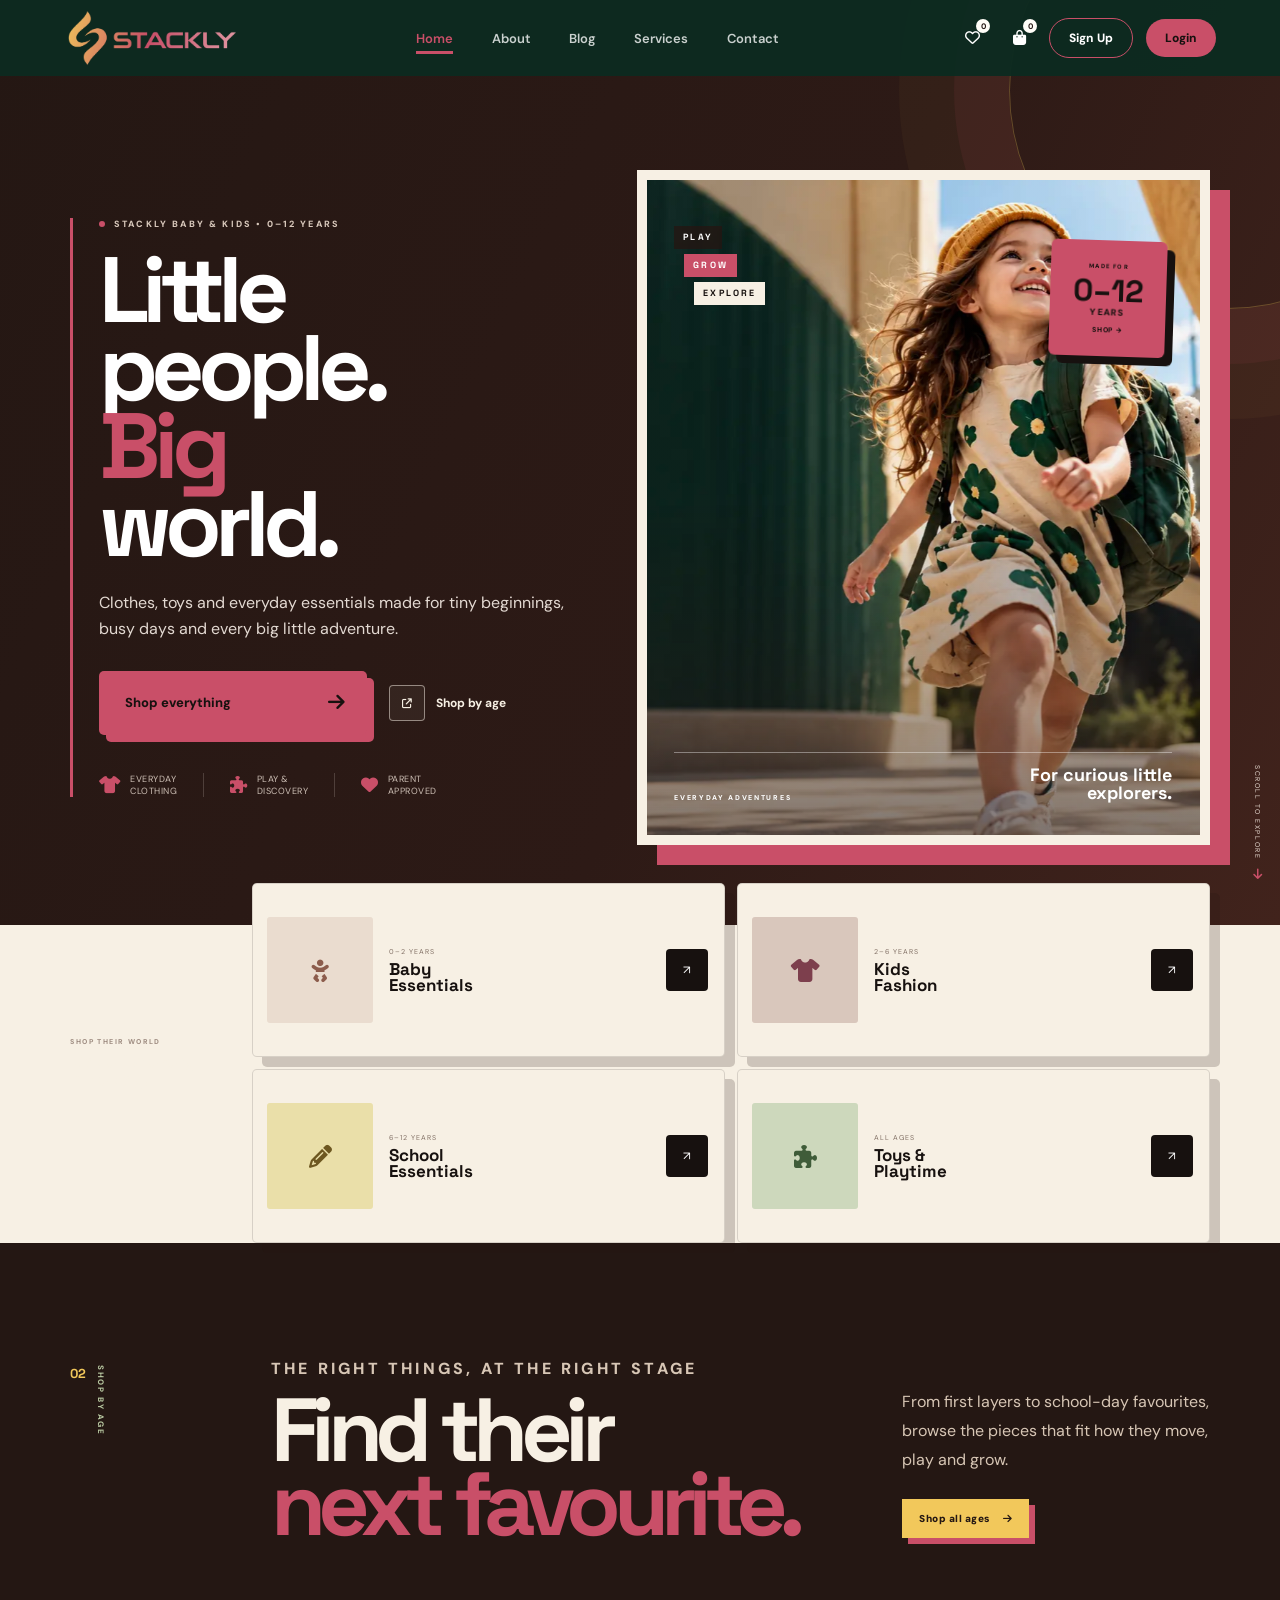
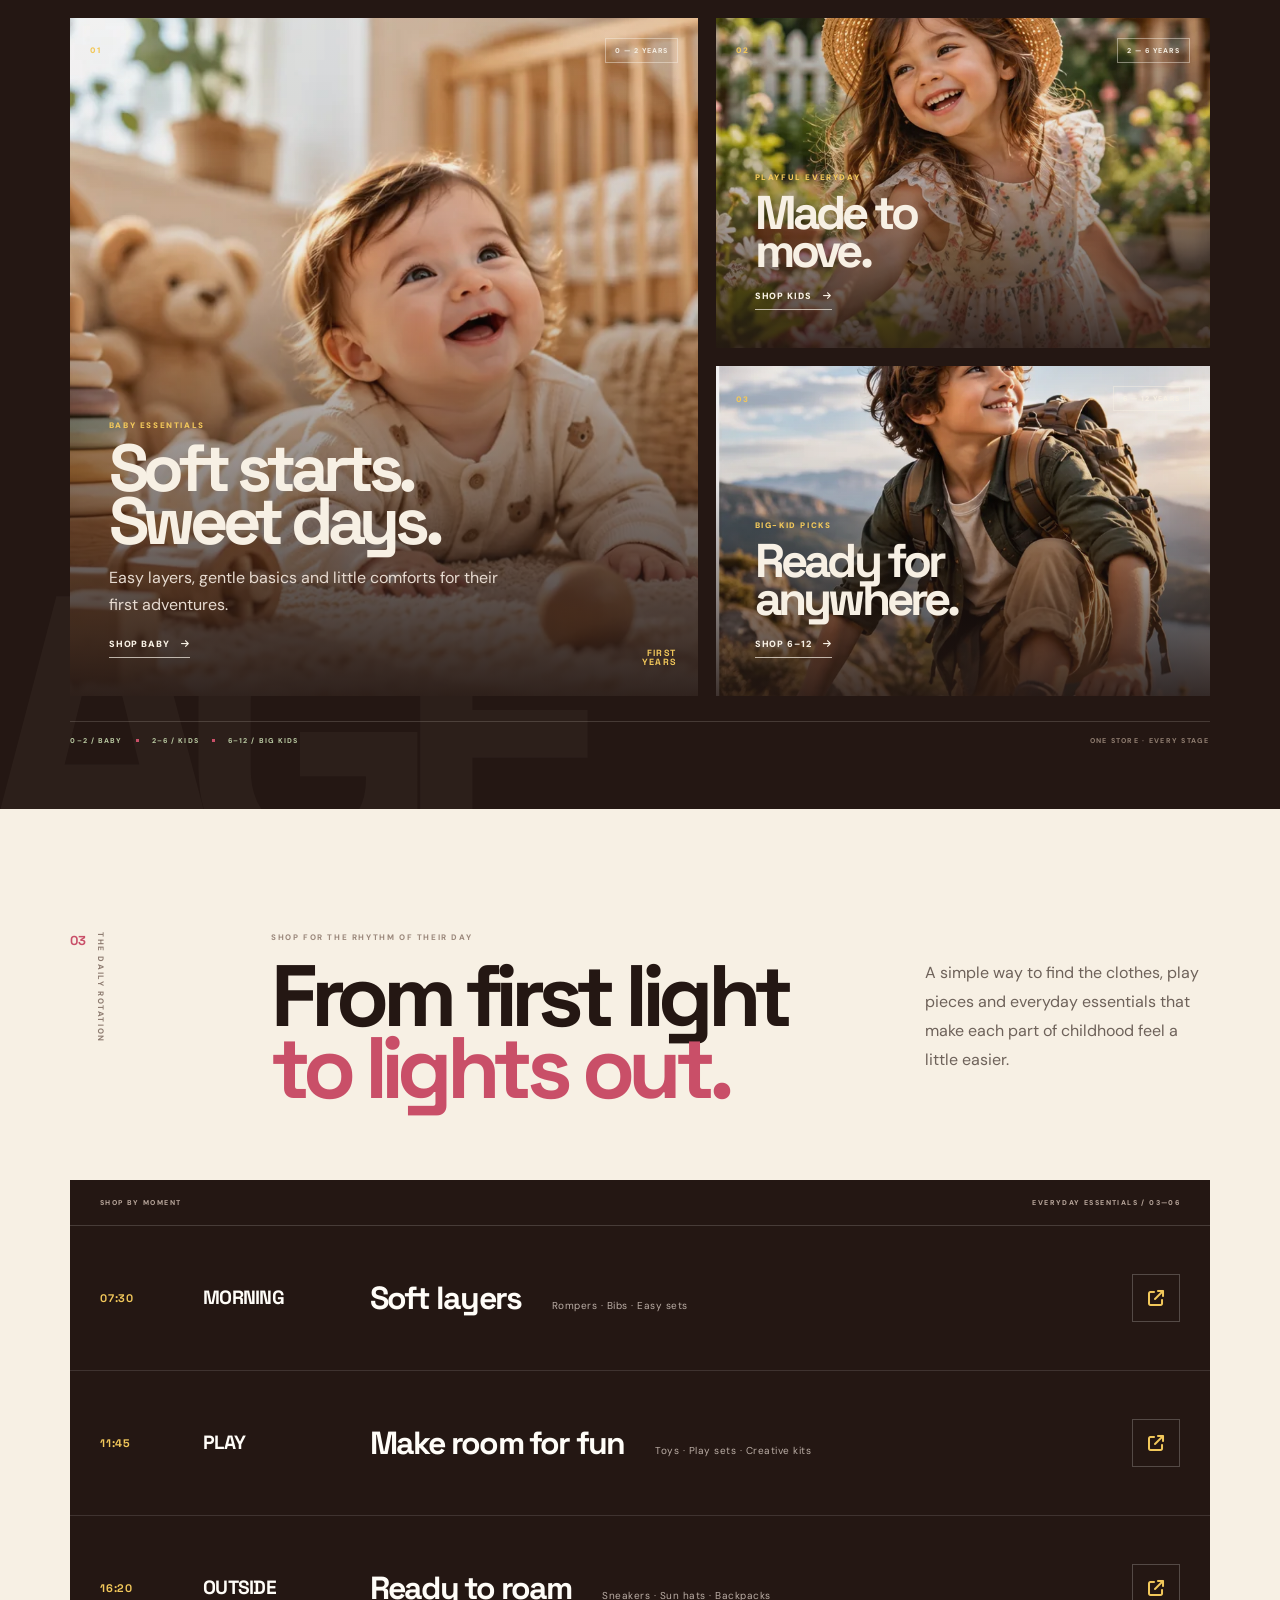
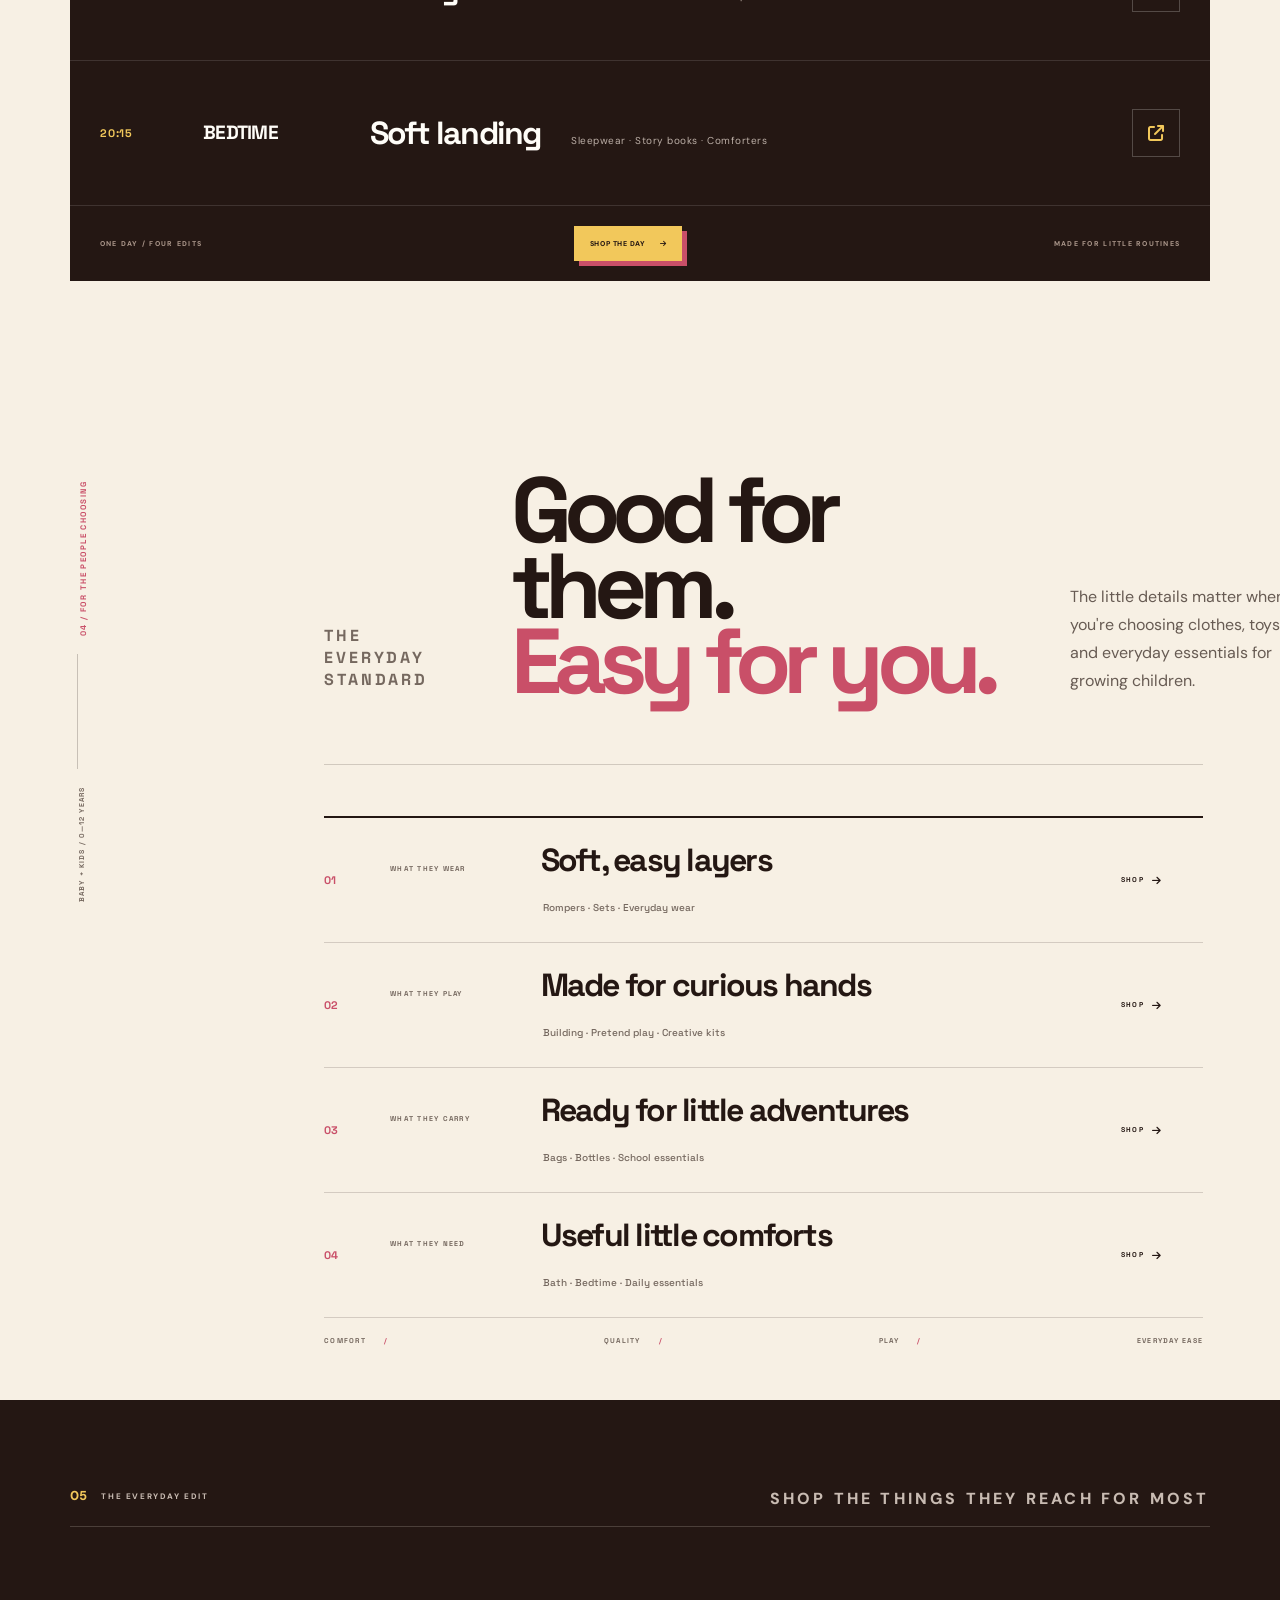
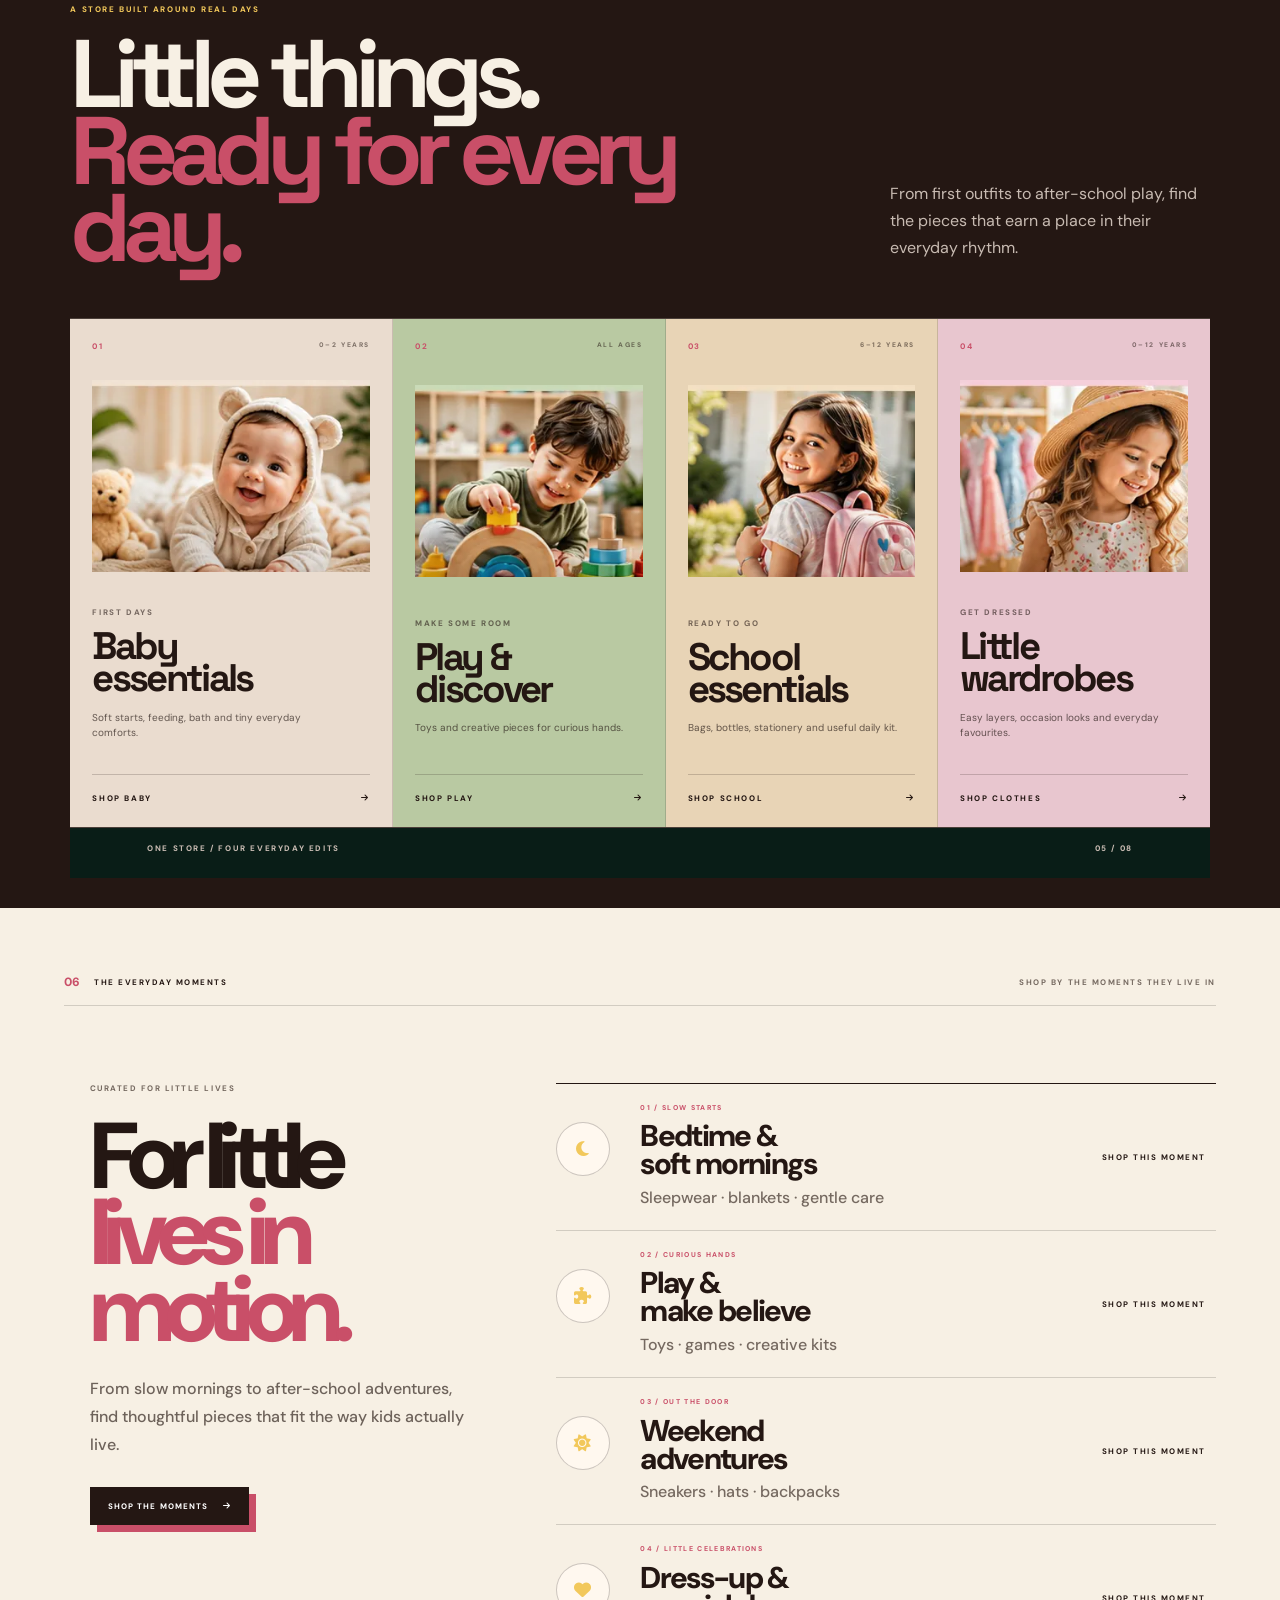
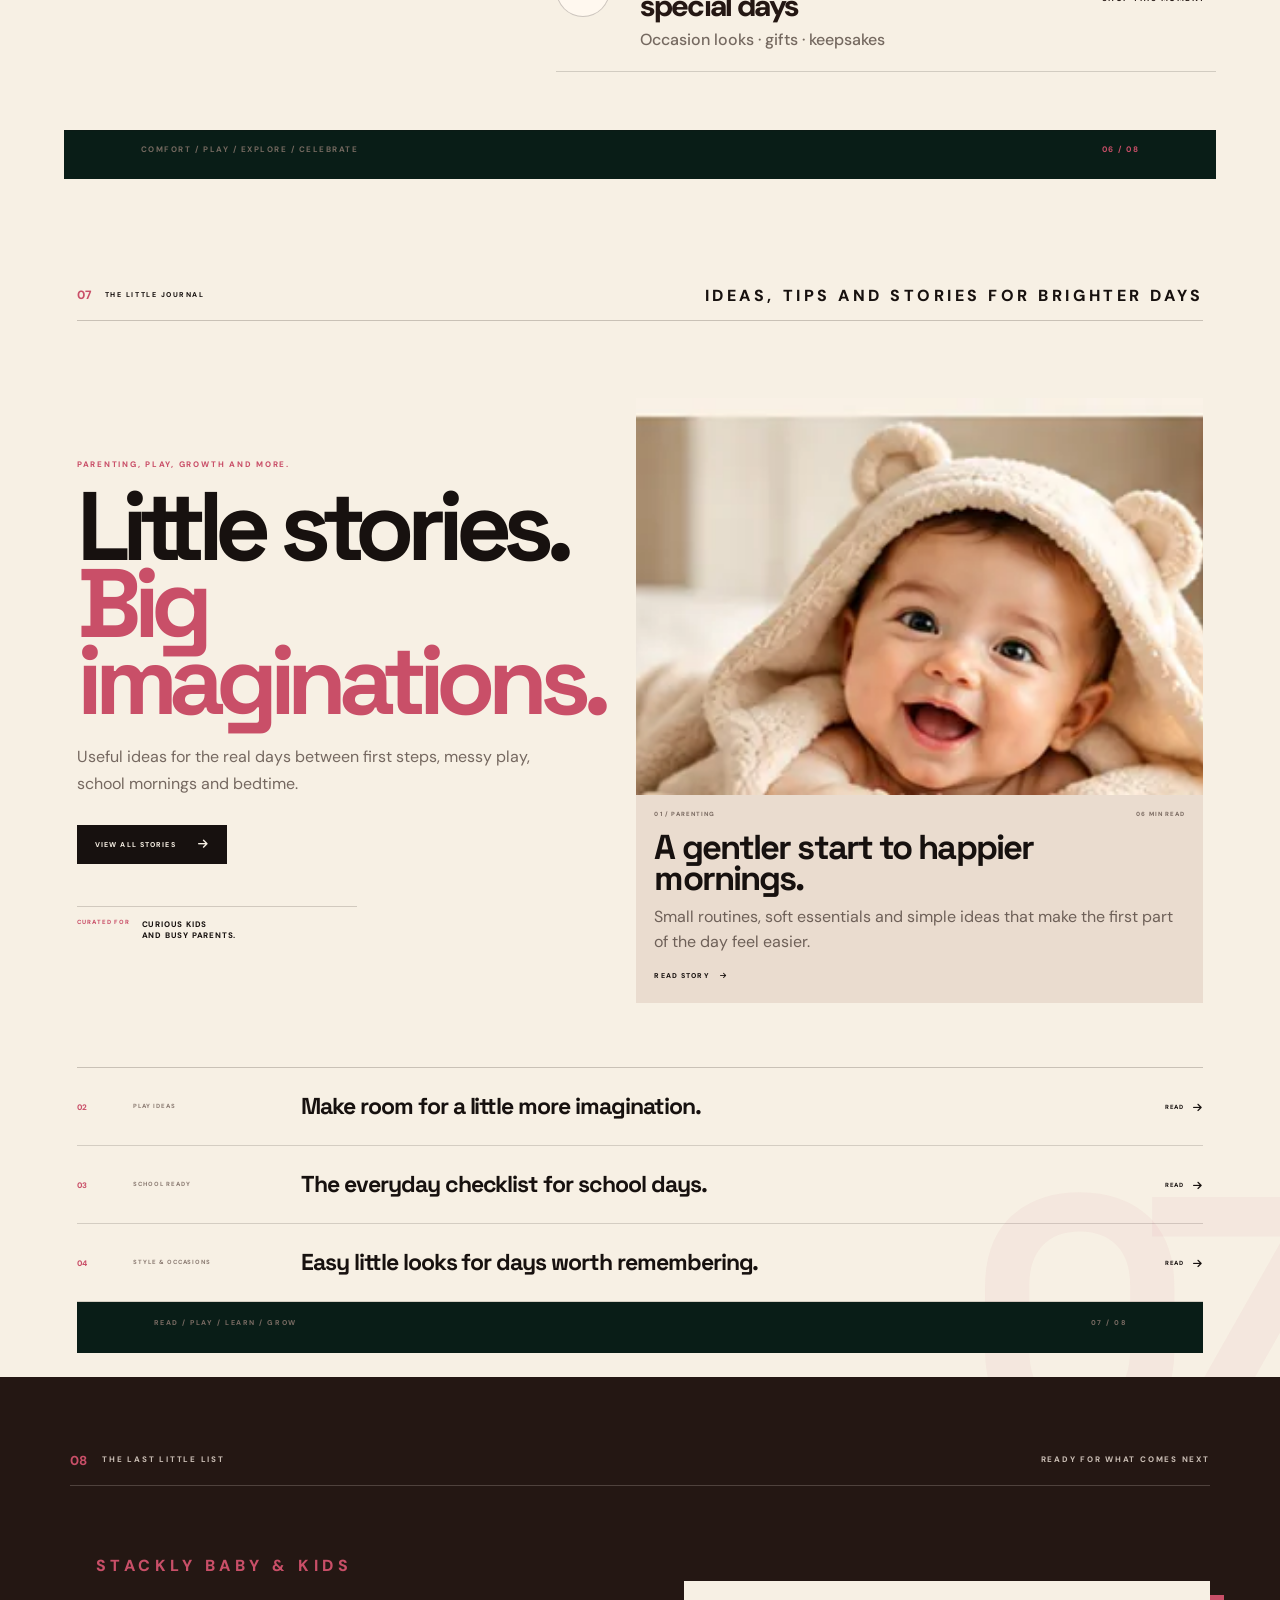
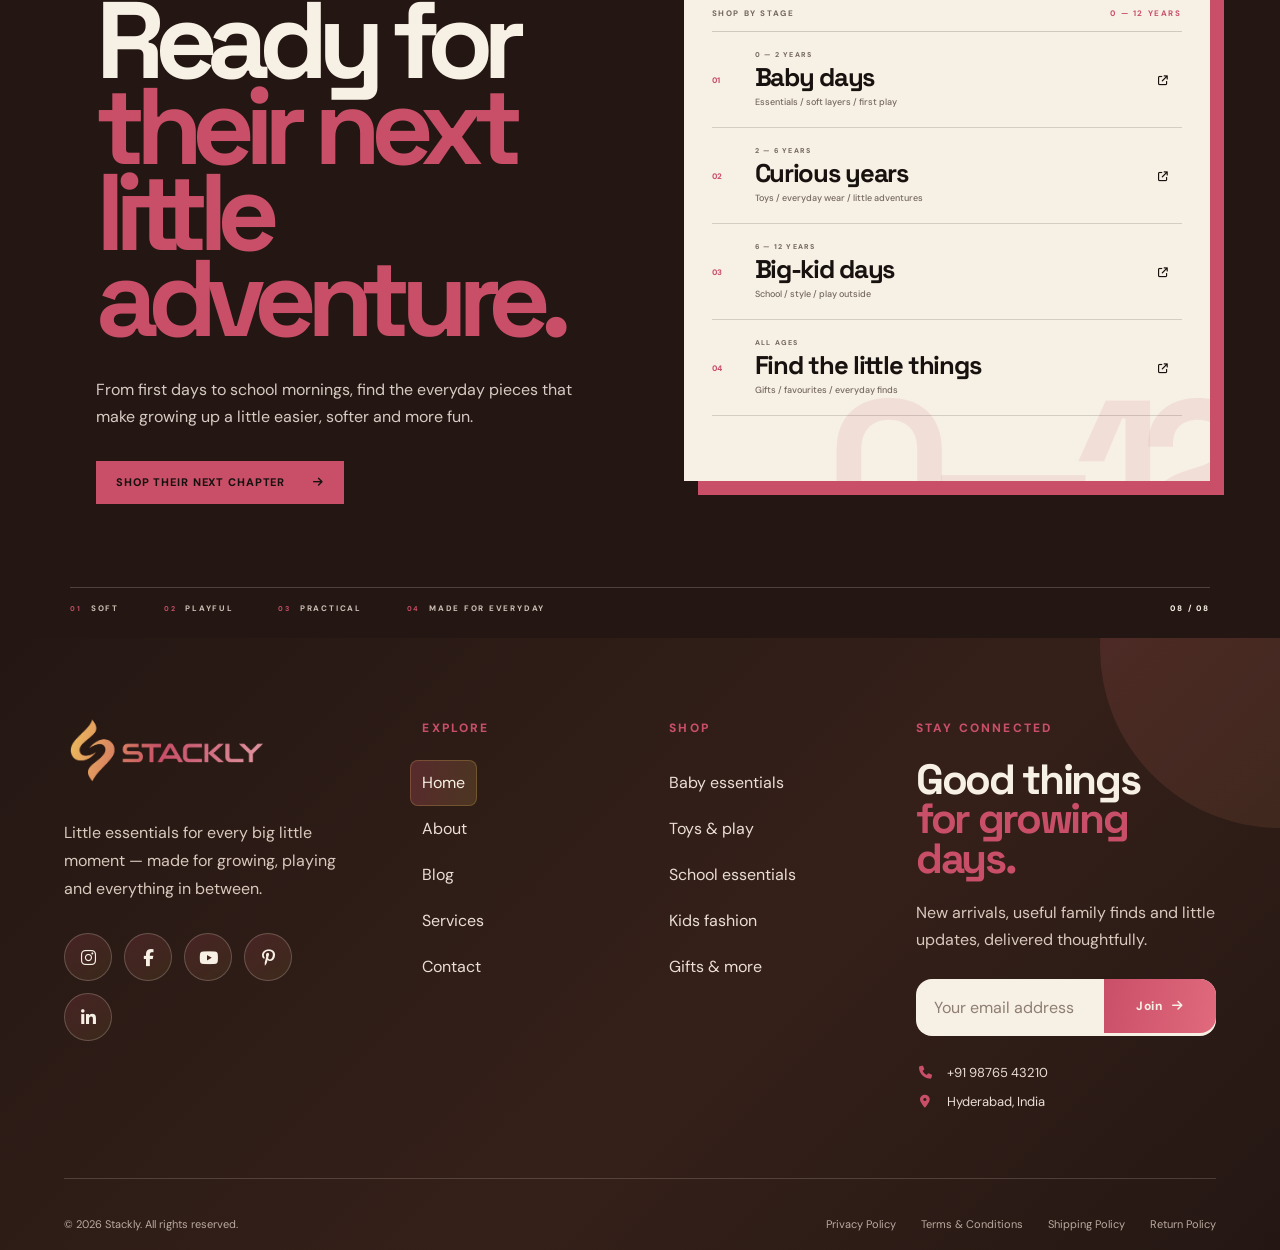
<file: index.html>
<!DOCTYPE html>
<html lang="en">
<head>
  <meta charset="UTF-8">
  <meta name="viewport" content="width=device-width, initial-scale=1.0">
  <meta name="description" content="Stackly — premium essentials, fashion and play for little explorers.">
  <title>Stackly — Baby & Kids Store</title>
  <link rel="preconnect" href="https://fonts.googleapis.com">
  <link rel="preconnect" href="https://fonts.gstatic.com" crossorigin>
  <link href="https://fonts.googleapis.com/css2?family=DM+Sans:wght@400;500;600;700&family=Playfair+Display:wght@600;700&family=Space+Grotesk:wght@400;500;600;700&display=swap" rel="stylesheet">
  <link rel="stylesheet" href="https://cdnjs.cloudflare.com/ajax/libs/font-awesome/6.7.2/css/all.min.css">
  <link rel="stylesheet" href="css/style.css">
<meta name="theme-design" content="TinyNest Warm Heritage Luxury retail system v4"><link rel="icon" href="assets/images/stackly-logo-footer.webp"><link rel="stylesheet" href="css/v116-brand-colors.css">
</head>

<svg width="0" height="0" aria-hidden="true" focusable="false" style="position:absolute;overflow:hidden">
  <defs>
    <linearGradient id="stacklyHeaderLogoGradient" x1="0%" y1="0%" x2="100%" y2="100%">
      <stop offset="0%" stop-color="#f2c85b"/>
      <stop offset="48%" stop-color="#c94f68"/>
      <stop offset="100%" stop-color="#e5a0aa"/>
    </linearGradient>
  </defs>
</svg>

<body class="home-page">
  <header class="site-header" id="siteHeader">
    <div class="header-shell">
      <a class="brand" href="index.html" aria-label="Stackly Baby & Kids Store home"><span class="brand-logo-mask" aria-hidden="true"></span><span class="sr-only">STACKLY</span></a>

      <nav class="desktop-nav" aria-label="Primary navigation">
        <a class="active" href="index.html" aria-current="page">Home</a>
        <a href="about.html">About</a>
        <a href="blog.html">Blog</a>
        <a href="services.html">Services</a>
        <a href="contact.html">Contact</a>
      </nav>

      <div class="header-tools">
        <button class="icon-btn desktop-only" type="button" aria-label="Wishlist"><i class="fa-regular fa-heart"></i><b>0</b></button>
        <button class="icon-btn desktop-only" type="button" aria-label="Shopping bag"><i class="fa-solid fa-bag-shopping"></i><b>0</b></button>
        <a class="signup-btn desktop-only" href="signup.html">Sign Up</a>
        <a class="login-btn desktop-only" href="login.html">Login</a>
        <button class="menu-toggle" type="button" aria-label="Open menu" aria-expanded="false"><i class="fa-solid fa-bars"></i></button>
      </div>
    </div>

    <div class="mobile-menu" aria-hidden="true">
      <div class="mobile-menu-top">
        <a class="mobile-menu-brand" href="index.html" aria-label="Stackly Baby & Kids Store home"><span class="brand-logo-mask" aria-hidden="true"></span><span class="sr-only">STACKLY</span></a>
        <button class="menu-close" type="button" aria-label="Close menu"><i class="fa-solid fa-xmark"></i></button>
      </div>
      <nav aria-label="Mobile navigation">
        <a href="index.html" class="mobile-nav-home active" aria-current="page">Home</a>
        <a href="about.html" class="mobile-nav-about">About</a>
        <a href="blog.html" class="mobile-nav-blog">Blog</a>
        <a href="services.html" class="mobile-nav-services">Services</a>
        <a href="contact.html" class="mobile-nav-contact">Contact</a>
      </nav>
      <div class="mobile-account">
        <a href="signup.html">Sign Up</a>
        <a href="login.html">Login</a>
      </div>
    </div>
  </header>

  <main id="home">
    <section class="hero">
      <div class="hero-copy">
        <div class="micro-label" data-aos="fade-up"><span></span> STACKLY BABY &amp; KIDS • 0–12 YEARS</div>
        <h1 data-hero-title>Little<br>people.<br><em>Big</em><br>world.</h1>
        <p data-aos="fade-up" data-aos-delay="260">Clothes, toys and everyday essentials made for tiny beginnings, busy days and every big little adventure.</p>
        <div class="hero-actions" data-aos="fade-up" data-aos-delay="350">
          <a class="primary-cta cta-404" href="404.html">Shop everything <i class="fa-solid fa-arrow-right"></i></a>
          <a class="story-link cta-404" href="404.html"><span><i class="fa-solid fa-arrow-up-right-from-square"></i></span> Shop by age</a>
        </div>
        <div class="hero-perks" data-aos="fade-up" data-aos-delay="440">
          <div><i class="fa-solid fa-shirt"></i><span>Everyday<br>clothing</span></div>
          <div><i class="fa-solid fa-puzzle-piece"></i><span>Play &amp;<br>discovery</span></div>
          <div><i class="fa-solid fa-heart"></i><span>Parent<br>approved</span></div>
        </div>
      </div>

      <div class="hero-photo" data-aos="fade-left" data-aos-duration="1100">
        <img src="assets/images/hero-kids.webp" alt="Child exploring outdoors in a bright green field" fetchpriority="high" loading="eager">
        <div class="photo-overlay"></div>
        <div class="age-badge"><small>MADE FOR</small><strong>0–12</strong><span>YEARS</span><i>SHOP →</i></div>
        <div class="photo-note"><span>PLAY</span><span>GROW</span><span>EXPLORE</span></div>
        <div class="photo-caption"><span>EVERYDAY ADVENTURES</span><strong>For curious little explorers.</strong></div>
      </div>

      <div class="hero-scroll"><span>SCROLL TO EXPLORE</span><i class="fa-solid fa-arrow-down"></i></div>
    </section>

    <section class="collection-strip" id="collections" aria-label="Shop categories">
      <div class="collection-lead"><span>SHOP THEIR WORLD</span><strong>Made for every little day.</strong></div>
      <a href="404.html" class="category-card cta-404">
        <div class="category-image baby"><i class="fa-solid fa-baby"></i></div>
        <div><small>0–2 YEARS</small><strong>Baby<br>Essentials</strong></div><span class="round-arrow">↗</span>
      </a>
      <a href="404.html" class="category-card cta-404">
        <div class="category-image fashion"><i class="fa-solid fa-shirt"></i></div>
        <div><small>2–6 YEARS</small><strong>Kids<br>Fashion</strong></div><span class="round-arrow">↗</span>
      </a>
      <a href="404.html" class="category-card cta-404">
        <div class="category-image school"><i class="fa-solid fa-pencil"></i></div>
        <div><small>6–12 YEARS</small><strong>School<br>Essentials</strong></div><span class="round-arrow">↗</span>
      </a>
      <a href="404.html" class="category-card cta-404">
        <div class="category-image toys"><i class="fa-solid fa-puzzle-piece"></i></div>
        <div><small>ALL AGES</small><strong>Toys &<br>Playtime</strong></div><span class="round-arrow">↗</span>
      </a>
    </section>


    
    <!-- SECTION 2: Shop By Age -->
    <section class="age-shop" id="ageJourney" aria-labelledby="age-shop-title">
      <div class="age-shop-head">
        <div class="age-shop-index"><strong>02</strong><span>SHOP BY AGE</span></div>
        <div class="age-shop-title-wrap">
          <p class="age-shop-eyebrow">THE RIGHT THINGS, AT THE RIGHT STAGE</p>
          <h2 id="age-shop-title">Find their<br><em>next favourite.</em></h2>
        </div>
        <div class="age-shop-intro">
          <p>From first layers to school-day favourites, browse the pieces that fit how they move, play and grow.</p>
          <a class="age-shop-cta cta-404" href="404.html">Shop all ages <i class="fa-solid fa-arrow-right"></i></a>
        </div>
      </div>

      <div class="age-shop-map">
        <a class="age-panel age-panel-large cta-404" href="404.html" aria-label="Shop baby essentials for 0 to 2 years">
          <img src="assets/images/age-baby.webp" alt="Baby playing with wooden toys" loading="lazy">
          <span class="age-panel-wash"></span>
          <div class="age-panel-top"><span>01</span><b>0 — 2 YEARS</b></div>
          <div class="age-panel-content">
            <span class="age-panel-kicker">BABY ESSENTIALS</span>
            <h3>Soft starts.<br><em>Sweet days.</em></h3>
            <p>Easy layers, gentle basics and little comforts for their first adventures.</p>
            <span class="age-panel-action">Shop baby <i class="fa-solid fa-arrow-right"></i></span>
          </div>
          <span class="age-panel-tag">FIRST<br>YEARS</span>
        </a>

        <div class="age-panel-stack">
          <a class="age-panel age-panel-medium cta-404" href="404.html" aria-label="Shop kids essentials for 2 to 6 years">
            <img src="assets/images/age-curious.webp" alt="Young child exploring a flower garden" loading="lazy">
            <span class="age-panel-wash"></span>
            <div class="age-panel-top"><span>02</span><b>2 — 6 YEARS</b></div>
            <div class="age-panel-content">
              <span class="age-panel-kicker">PLAYFUL EVERYDAY</span>
              <h3>Made to<br><em>move.</em></h3>
              <span class="age-panel-action">Shop kids <i class="fa-solid fa-arrow-right"></i></span>
            </div>
          </a>

          <a class="age-panel age-panel-medium cta-404" href="404.html" aria-label="Shop kids essentials for 6 to 12 years">
            <img src="assets/images/age-adventure.webp" alt="Older child exploring a mountain trail" loading="lazy">
            <span class="age-panel-wash"></span>
            <div class="age-panel-top"><span>03</span><b>6 — 12 YEARS</b></div>
            <div class="age-panel-content">
              <span class="age-panel-kicker">BIG-KID PICKS</span>
              <h3>Ready for<br><em>anywhere.</em></h3>
              <span class="age-panel-action">Shop 6–12 <i class="fa-solid fa-arrow-right"></i></span>
            </div>
          </a>
        </div>
      </div>

      <div class="age-shop-footer">
        <span>0–2 / BABY</span><i></i><span>2–6 / KIDS</span><i></i><span>6–12 / BIG KIDS</span>
        <small>ONE STORE · EVERY STAGE</small>
      </div>
    </section>


    
    <!-- SECTION 3: The Daily Rotation -->
    <section class="daily-rotation" id="littleThings" aria-labelledby="dailyRotationTitle">
      <div class="daily-head">
        <div class="daily-index"><span>03</span><small>THE DAILY ROTATION</small></div>
        <div class="daily-title-block">
          <span class="daily-eyebrow">SHOP FOR THE RHYTHM OF THEIR DAY</span>
          <h2 id="dailyRotationTitle">From first light<br><em>to lights out.</em></h2>
        </div>
        <p class="daily-intro">A simple way to find the clothes, play pieces and everyday essentials that make each part of childhood feel a little easier.</p>
      </div>

      <div class="daily-board">
        <div class="daily-board-top">
          <span>SHOP BY MOMENT</span>
          <span>EVERYDAY ESSENTIALS / 03—06</span>
        </div>

        <a class="daily-row daily-row-morning cta-404" href="404.html">
          <span class="daily-time">07:30</span>
          <span class="daily-phase">MORNING</span>
          <span class="daily-product"><strong>Soft layers</strong><small>Rompers · Bibs · Easy sets</small></span>
          <span class="daily-arrow"><i class="fa-solid fa-arrow-up-right-from-square"></i></span>
        </a>

        <a class="daily-row daily-row-play cta-404" href="404.html">
          <span class="daily-time">11:45</span>
          <span class="daily-phase">PLAY</span>
          <span class="daily-product"><strong>Make room for fun</strong><small>Toys · Play sets · Creative kits</small></span>
          <span class="daily-arrow"><i class="fa-solid fa-arrow-up-right-from-square"></i></span>
        </a>

        <a class="daily-row daily-row-outside cta-404" href="404.html">
          <span class="daily-time">16:20</span>
          <span class="daily-phase">OUTSIDE</span>
          <span class="daily-product"><strong>Ready to roam</strong><small>Sneakers · Sun hats · Backpacks</small></span>
          <span class="daily-arrow"><i class="fa-solid fa-arrow-up-right-from-square"></i></span>
        </a>

        <a class="daily-row daily-row-night cta-404" href="404.html">
          <span class="daily-time">20:15</span>
          <span class="daily-phase">BEDTIME</span>
          <span class="daily-product"><strong>Soft landing</strong><small>Sleepwear · Story books · Comforters</small></span>
          <span class="daily-arrow"><i class="fa-solid fa-arrow-up-right-from-square"></i></span>
        </a>

        <div class="daily-board-footer">
          <span>ONE DAY / FOUR EDITS</span>
          <a href="404.html" class="daily-shop cta-404">SHOP THE DAY <i class="fa-solid fa-arrow-right"></i></a>
          <span>MADE FOR LITTLE ROUTINES</span>
        </div>
      </div>
    </section>



    <!-- SECTION 4: The Edit -->
    
    <!-- SECTION 4: Parent Promise -->
    <section class="parent-promise" id="about" aria-labelledby="promiseTitle">
  <div class="promise-layout">
    <div class="promise-aside" data-aos="fade-right">
      <span class="promise-kicker">04 / FOR THE PEOPLE CHOOSING</span>
      <span class="promise-rule"></span>
      <span class="promise-note">BABY + KIDS / 0—12 YEARS</span>
    </div>

    <div class="promise-main">
      <div class="promise-intro-block" data-aos="fade-up">
        <p class="promise-overline">THE EVERYDAY STANDARD</p>
        <h2 id="promiseTitle">Good for them.<br><em>Easy for you.</em></h2>
        <p class="promise-lead">The little details matter when you're choosing clothes, toys and everyday essentials for growing children.</p>
      </div>

      <div class="promise-choice-board" data-aos="fade-up" data-aos-delay="100">
        <a class="promise-choice cta-404" href="404.html">
          <span class="choice-num">01</span>
          <span class="choice-copy"><small>WHAT THEY WEAR</small><strong>Soft, easy layers</strong><b>Rompers · Sets · Everyday wear</b></span>
          <span class="choice-action">SHOP <i class="fa-solid fa-arrow-right"></i></span>
        </a>
        <a class="promise-choice cta-404" href="404.html">
          <span class="choice-num">02</span>
          <span class="choice-copy"><small>WHAT THEY PLAY</small><strong>Made for curious hands</strong><b>Building · Pretend play · Creative kits</b></span>
          <span class="choice-action">SHOP <i class="fa-solid fa-arrow-right"></i></span>
        </a>
        <a class="promise-choice cta-404" href="404.html">
          <span class="choice-num">03</span>
          <span class="choice-copy"><small>WHAT THEY CARRY</small><strong>Ready for little adventures</strong><b>Bags · Bottles · School essentials</b></span>
          <span class="choice-action">SHOP <i class="fa-solid fa-arrow-right"></i></span>
        </a>
        <a class="promise-choice cta-404" href="404.html">
          <span class="choice-num">04</span>
          <span class="choice-copy"><small>WHAT THEY NEED</small><strong>Useful little comforts</strong><b>Bath · Bedtime · Daily essentials</b></span>
          <span class="choice-action">SHOP <i class="fa-solid fa-arrow-right"></i></span>
        </a>
      </div>

      <div class="promise-bottom" data-aos="fade-up" data-aos-delay="180">
        <span>COMFORT</span><span>QUALITY</span><span>PLAY</span><span>EVERYDAY EASE</span>
      </div>
    </div>
  </div>
</section>



    
    <!-- SECTION 5: The Everyday Edit -->
    <section class="everyday-edit" id="shop" aria-labelledby="everydayEditTitle">
      <div class="everyday-shell">
        <header class="everyday-head">
          <div class="everyday-index"><strong>05</strong><span>THE EVERYDAY EDIT</span></div>
          <p>SHOP THE THINGS THEY REACH FOR MOST</p>
        </header>

        <div class="everyday-intro">
          <div>
            <span class="everyday-kicker">A STORE BUILT AROUND REAL DAYS</span>
            <h2 id="everydayEditTitle">Little things.<br><em>Ready for every day.</em></h2>
          </div>
          <p>From first outfits to after-school play, find the pieces that earn a place in their everyday rhythm.</p>
        </div>

        <div class="everyday-shelf" aria-label="Shop everyday categories">
          <a class="everyday-category everyday-category-feature cta-404" href="404.html">
            <span class="everyday-category-top"><b>01</b><small>0–2 YEARS</small></span>
            <div class="everyday-media"><img src="assets/images/shop-baby.webp" alt="Baby smiling during an everyday moment" loading="lazy"></div>
            <div class="everyday-category-copy">
              <small>FIRST DAYS</small>
              <strong>Baby<br>essentials</strong>
              <span>Soft starts, feeding, bath and tiny everyday comforts.</span>
            </div>
            <span class="everyday-action">SHOP BABY <i class="fa-solid fa-arrow-right"></i></span>
          </a>

          <a class="everyday-category everyday-category-play cta-404" href="404.html">
            <span class="everyday-category-top"><b>02</b><small>ALL AGES</small></span>
            <div class="everyday-media"><img src="assets/images/shop-play.webp" alt="Child playing with a wooden toy" loading="lazy"></div>
            <div class="everyday-category-copy">
              <small>MAKE SOME ROOM</small>
              <strong>Play &amp;<br>discover</strong>
              <span>Toys and creative pieces for curious hands.</span>
            </div>
            <span class="everyday-action">SHOP PLAY <i class="fa-solid fa-arrow-right"></i></span>
          </a>

          <a class="everyday-category everyday-category-school cta-404" href="404.html">
            <span class="everyday-category-top"><b>03</b><small>6–12 YEARS</small></span>
            <div class="everyday-media"><img src="assets/images/shop-school.webp" alt="Child ready for school with a backpack" loading="lazy"></div>
            <div class="everyday-category-copy">
              <small>READY TO GO</small>
              <strong>School<br>essentials</strong>
              <span>Bags, bottles, stationery and useful daily kit.</span>
            </div>
            <span class="everyday-action">SHOP SCHOOL <i class="fa-solid fa-arrow-right"></i></span>
          </a>

          <a class="everyday-category everyday-category-wear cta-404" href="404.html">
            <span class="everyday-category-top"><b>04</b><small>0–12 YEARS</small></span>
            <div class="everyday-media"><img src="assets/images/shop-clothes.webp" alt="Child wearing a cheerful everyday outfit" loading="lazy"></div>
            <div class="everyday-category-copy">
              <small>GET DRESSED</small>
              <strong>Little<br>wardrobes</strong>
              <span>Easy layers, occasion looks and everyday favourites.</span>
            </div>
            <span class="everyday-action">SHOP CLOTHES <i class="fa-solid fa-arrow-right"></i></span>
          </a>
        </div>

        <footer class="everyday-foot">
          <span>ONE STORE / FOUR EVERYDAY EDITS</span>
          <span>05 / 08</span>
        </footer>
      </div>
    </section>


    <!-- SECTION 6: The Everyday Moments -->
    <section class="moment-edit" id="services" aria-labelledby="momentEditTitle">
      <div class="moment-shell">
        <header class="moment-head">
          <div class="moment-index"><strong>06</strong><span>THE EVERYDAY MOMENTS</span></div>
          <span class="moment-head-note">SHOP BY THE MOMENTS THEY LIVE IN</span>
        </header>

        <div class="moment-main">
          <div class="moment-intro">
            <span class="moment-kicker">CURATED FOR LITTLE LIVES</span>
            <h2 id="momentEditTitle">For little<br><em>lives in motion.</em></h2>
            <p>From slow mornings to after-school adventures, find thoughtful pieces that fit the way kids actually live.</p>
            <a href="404.html" class="moment-cta cta-404">SHOP THE MOMENTS <i class="fa-solid fa-arrow-right"></i></a>
          </div>

          <div class="moment-shelf" aria-label="Shop by everyday moment">
            <article class="moment-item moment-item-a">
              <div class="moment-mark"><i class="fa-solid fa-moon" aria-hidden="true"></i></div>
              <div class="moment-copy">
                <span>01 / SLOW STARTS</span>
                <h3>Bedtime &amp;<br>soft mornings</h3>
                <p>Sleepwear · blankets · gentle care</p>
              </div>
              <a href="404.html" class="moment-link cta-404">SHOP THIS MOMENT <i class="fa-solid fa-arrow-up-right"></i></a>
            </article>

            <article class="moment-item moment-item-b">
              <div class="moment-mark"><i class="fa-solid fa-puzzle-piece" aria-hidden="true"></i></div>
              <div class="moment-copy">
                <span>02 / CURIOUS HANDS</span>
                <h3>Play &amp;<br>make believe</h3>
                <p>Toys · games · creative kits</p>
              </div>
              <a href="404.html" class="moment-link cta-404">SHOP THIS MOMENT <i class="fa-solid fa-arrow-up-right"></i></a>
            </article>

            <article class="moment-item moment-item-c">
              <div class="moment-mark"><i class="fa-solid fa-sun" aria-hidden="true"></i></div>
              <div class="moment-copy">
                <span>03 / OUT THE DOOR</span>
                <h3>Weekend<br>adventures</h3>
                <p>Sneakers · hats · backpacks</p>
              </div>
              <a href="404.html" class="moment-link cta-404">SHOP THIS MOMENT <i class="fa-solid fa-arrow-up-right"></i></a>
            </article>

            <article class="moment-item moment-item-d">
              <div class="moment-mark"><i class="fa-solid fa-heart" aria-hidden="true"></i></div>
              <div class="moment-copy">
                <span>04 / LITTLE CELEBRATIONS</span>
                <h3>Dress-up &amp;<br>special days</h3>
                <p>Occasion looks · gifts · keepsakes</p>
              </div>
              <a href="404.html" class="moment-link cta-404">SHOP THIS MOMENT <i class="fa-solid fa-arrow-up-right"></i></a>
            </article>
          </div>
        </div>

        <footer class="moment-foot">
          <span>COMFORT / PLAY / EXPLORE / CELEBRATE</span>
          <span>06 / 08</span>
        </footer>
      </div>
    </section>


    <!-- SECTION 7: The Little Journal -->
    <section class="journal-field" id="journal" aria-labelledby="journalTitle">
      <div class="journal-shell">
        <header class="journal-head">
          <div class="journal-index"><strong>07</strong><span>THE LITTLE JOURNAL</span></div>
          <p>IDEAS, TIPS AND STORIES FOR BRIGHTER DAYS</p>
        </header>

        <div class="journal-hero">
          <div class="journal-hero-copy">
            <span class="journal-kicker">PARENTING, PLAY, GROWTH AND MORE.</span>
            <h2 id="journalTitle">Little stories.<br><em>Big imaginations.</em></h2>
            <p>Useful ideas for the real days between first steps, messy play, school mornings and bedtime.</p>
            <a href="404.html" class="journal-cta cta-404"><span>VIEW ALL STORIES</span><i class="fa-solid fa-arrow-right"></i></a>
            <div class="journal-note"><span>CURATED FOR</span><strong>CURIOUS KIDS<br>AND BUSY PARENTS.</strong></div>
          </div>

          <a href="404.html" class="journal-feature" aria-label="Read the baby care journal story">
            <div class="journal-feature-image"><img src="assets/images/journal-feature.webp" alt="Baby enjoying a cozy everyday moment"></div>
            <div class="journal-feature-meta"><span>01 / PARENTING</span><span>06 MIN READ</span></div>
            <div class="journal-feature-copy">
              <h3>A gentler start to happier mornings.</h3>
              <p>Small routines, soft essentials and simple ideas that make the first part of the day feel easier.</p>
              <span class="journal-read">READ STORY <i class="fa-solid fa-arrow-right"></i></span>
            </div>
          </a>
        </div>

        <div class="journal-rail" aria-label="More journal stories">
          <a href="404.html" class="journal-rail-item">
            <span class="journal-rail-no">02</span><span class="journal-rail-tag">PLAY IDEAS</span><strong>Make room for a little more imagination.</strong><span class="journal-rail-action">READ <i class="fa-solid fa-arrow-right"></i></span>
          </a>
          <a href="404.html" class="journal-rail-item">
            <span class="journal-rail-no">03</span><span class="journal-rail-tag">SCHOOL READY</span><strong>The everyday checklist for school days.</strong><span class="journal-rail-action">READ <i class="fa-solid fa-arrow-right"></i></span>
          </a>
          <a href="404.html" class="journal-rail-item">
            <span class="journal-rail-no">04</span><span class="journal-rail-tag">STYLE & OCCASIONS</span><strong>Easy little looks for days worth remembering.</strong><span class="journal-rail-action">READ <i class="fa-solid fa-arrow-right"></i></span>
          </a>
        </div>

        <footer class="journal-foot"><span>READ / PLAY / LEARN / GROW</span><span>07 / 08</span></footer>
      </div>
    </section>
  <!-- SECTION 8: The Last Little List -->
  <section class="closing-section" id="finale" aria-labelledby="closingTitle">
    <div class="closing-shell">
      <header class="closing-head">
        <div class="closing-index"><strong>08</strong><span>THE LAST LITTLE LIST</span></div>
        <span class="closing-status">READY FOR WHAT COMES NEXT</span>
      </header>

      <div class="closing-main">
        <div class="closing-copy">
          <p class="closing-kicker">STACKLY BABY &amp; KIDS</p>
          <h2 id="closingTitle">Ready for<br><em>their next little adventure.</em></h2>
          <p class="closing-description">From first days to school mornings, find the everyday pieces that make growing up a little easier, softer and more fun.</p>
          <a class="closing-cta cta-404" href="404.html"><span>SHOP THEIR NEXT CHAPTER</span><i class="fa-solid fa-arrow-right"></i></a>
        </div>

        <div class="closing-age-board">
          <div class="age-board-top"><span>SHOP BY STAGE</span><b>0 — 12 YEARS</b></div>
          <div class="age-board-list">
            <a href="404.html" class="age-board-item cta-404"><span class="age-board-no">01</span><div><small>0 — 2 YEARS</small><strong>Baby days</strong><em>Essentials / soft layers / first play</em></div><i class="fa-solid fa-arrow-up-right-from-square"></i></a>
            <a href="404.html" class="age-board-item cta-404"><span class="age-board-no">02</span><div><small>2 — 6 YEARS</small><strong>Curious years</strong><em>Toys / everyday wear / little adventures</em></div><i class="fa-solid fa-arrow-up-right-from-square"></i></a>
            <a href="404.html" class="age-board-item cta-404"><span class="age-board-no">03</span><div><small>6 — 12 YEARS</small><strong>Big-kid days</strong><em>School / style / play outside</em></div><i class="fa-solid fa-arrow-up-right-from-square"></i></a>
            <a href="404.html" class="age-board-item cta-404"><span class="age-board-no">04</span><div><small>ALL AGES</small><strong>Find the little things</strong><em>Gifts / favourites / everyday finds</em></div><i class="fa-solid fa-arrow-up-right-from-square"></i></a>
          </div>
          <div class="age-board-mark" aria-hidden="true">0—12</div>
        </div>
      </div>

      <div class="closing-rail" aria-label="Store promise">
        <span><b>01</b> SOFT</span><span><b>02</b> PLAYFUL</span><span><b>03</b> PRACTICAL</span><span><b>04</b> MADE FOR EVERYDAY</span><span class="closing-rail-end">08 / 08</span>
      </div>
    </div>
  </section>

  </main>

  <footer id="footer" class="site-footer" aria-labelledby="footerTitle">
    <div class="footer-top">
      <div class="footer-brand">
        <a class="footer-logo" href="index.html" aria-label="Stackly Baby & Kids Store home">
          <span class="footer-logo-mask" aria-hidden="true"></span>
          <span class="sr-only">STACKLY</span>
        </a>
        <p id="footerTitle">Little essentials for every big little moment — made for growing, playing and everything in between.</p>
        <div class="socials" aria-label="Social links">
          <a href="404.html" class="footer-404" aria-label="Instagram"><i class="fa-brands fa-instagram" aria-hidden="true"></i></a>
          <a href="404.html" class="footer-404" aria-label="Facebook"><i class="fa-brands fa-facebook-f" aria-hidden="true"></i></a>
          <a href="404.html" class="footer-404" aria-label="YouTube"><i class="fa-brands fa-youtube" aria-hidden="true"></i></a>
          <a href="404.html" class="footer-404" aria-label="Pinterest"><i class="fa-brands fa-pinterest-p" aria-hidden="true"></i></a>
          <a href="404.html" class="footer-404" aria-label="LinkedIn"><i class="fa-brands fa-linkedin-in" aria-hidden="true"></i></a>
        </div>
      </div>

      <nav class="footer-column footer-main-nav" aria-label="Footer primary navigation">
        <h3>Explore</h3>
        <a class="footer-nav-link active" href="index.html">Home</a>
        <a class="footer-nav-link" href="about.html">About</a>
        <a class="footer-nav-link" href="blog.html">Blog</a>
        <a class="footer-nav-link" href="services.html">Services</a>
        <a class="footer-nav-link" href="contact.html">Contact</a>
      </nav>

      <nav class="footer-column" aria-label="Shop links">
        <h3>Shop</h3>
        <a href="404.html" class="footer-404">Baby essentials</a>
        <a href="404.html" class="footer-404">Toys &amp; play</a>
        <a href="404.html" class="footer-404">School essentials</a>
        <a href="404.html" class="footer-404">Kids fashion</a>
        <a href="404.html" class="footer-404">Gifts &amp; more</a>
      </nav>

      <div class="footer-newsletter">
        <h3>Stay connected</h3>
        <h2>Good things<br><em>for growing days.</em></h2>
        <p>New arrivals, useful family finds and little updates, delivered thoughtfully.</p>
        <form id="footerNewsletter" novalidate>
          <label class="sr-only" for="footerEmail">Email address</label>
          <input id="footerEmail" name="email" type="email" inputmode="email" autocomplete="email" placeholder="Your email address" aria-describedby="footerEmailError" required>
          <button type="submit"><span>Join</span><i class="fa-solid fa-arrow-right" aria-hidden="true"></i></button>
          <small id="footerEmailError" class="footer-form-error" role="alert" aria-live="polite"></small>
        </form>
        <div class="footer-contact-list">
          <a href="404.html" class="footer-contact footer-404"><i class="fa-solid fa-phone" aria-hidden="true"></i><span>+91 98765 43210</span></a>
          <a href="404.html" class="footer-contact footer-404"><i class="fa-solid fa-location-dot" aria-hidden="true"></i><span>Hyderabad, India</span></a>
        </div>
      </div>
    </div>

    <div class="footer-bottom">
      <span>© 2026 Stackly. All rights reserved.</span>
      <div class="footer-legal">
        <a href="404.html" class="footer-404">Privacy Policy</a>
        <a href="404.html" class="footer-404">Terms &amp; Conditions</a>
        <a href="404.html" class="footer-404">Shipping Policy</a>
        <a href="404.html" class="footer-404">Return Policy</a>
      </div>
    </div>
  </footer>

  <script src="https://unpkg.com/aos@2.3.4/dist/aos.js"></script>
  <script src="https://cdnjs.cloudflare.com/ajax/libs/gsap/3.12.7/gsap.min.js"></script>
  <script src="js/script.js"></script>
</body>
</html>
</file>
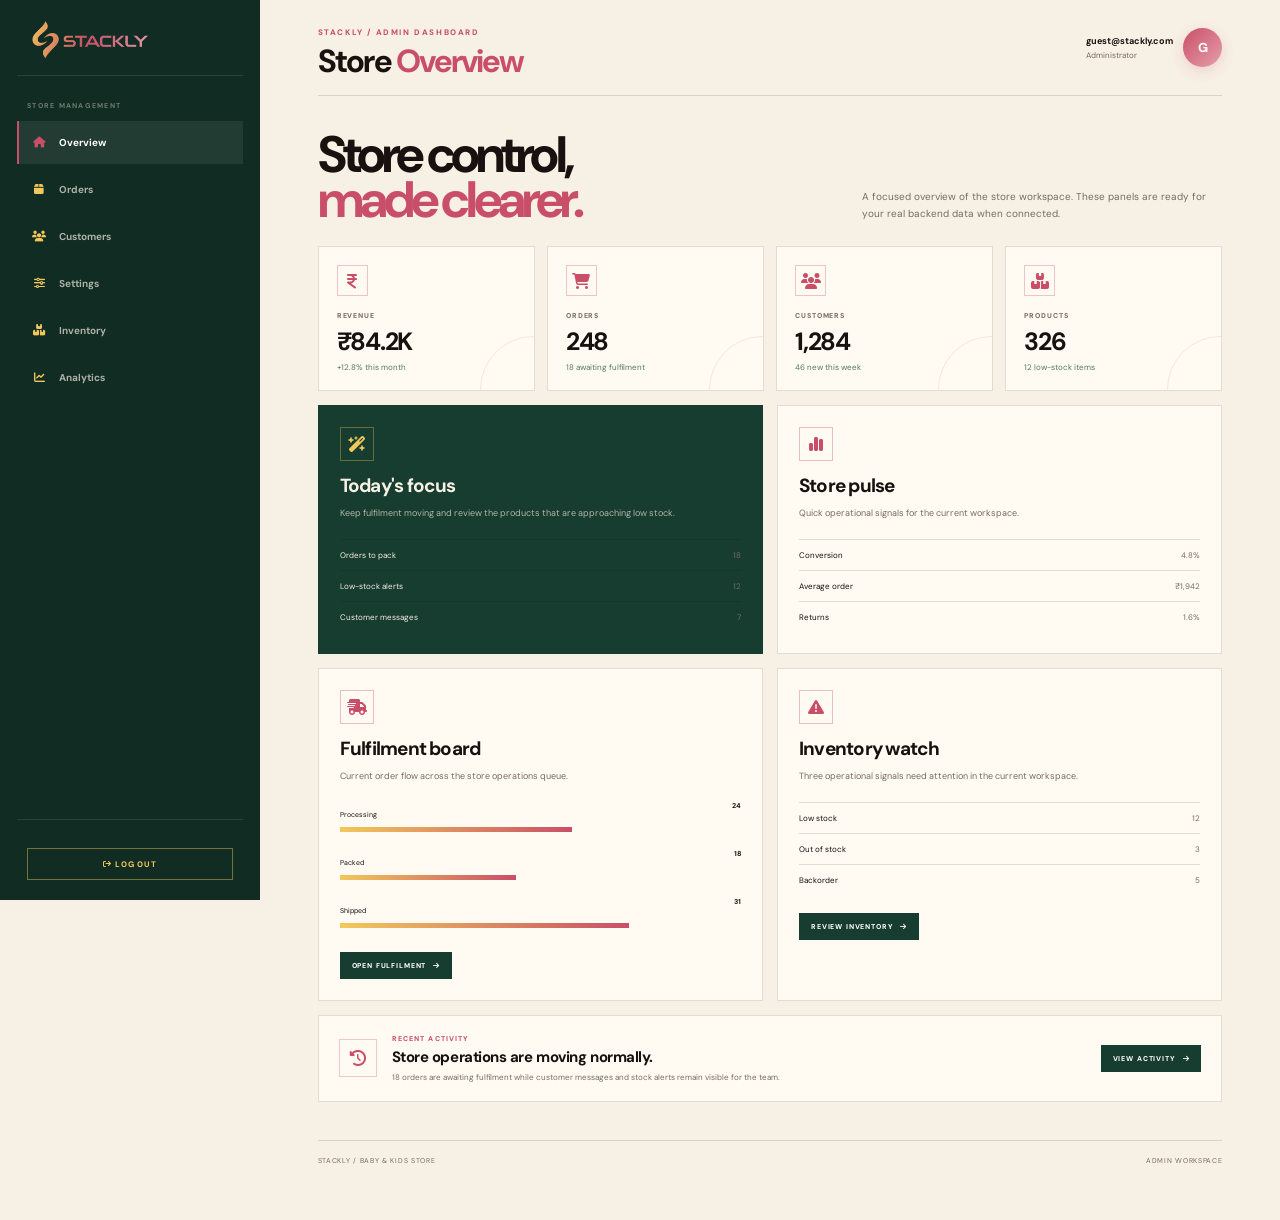
<file: admin-dashboard.html>
<!doctype html>
<html lang="en"><head>
<meta charset="utf-8"><meta name="viewport" content="width=device-width,initial-scale=1">
<title>Stackly — Admin Dashboard</title>
<link rel="preconnect" href="https://fonts.googleapis.com"><link rel="preconnect" href="https://fonts.gstatic.com" crossorigin>
<link href="https://fonts.googleapis.com/css2?family=DM+Sans:wght@400;500;600;700;800&display=swap" rel="stylesheet">
<link rel="stylesheet" href="https://cdnjs.cloudflare.com/ajax/libs/font-awesome/6.7.2/css/all.min.css">
<link rel="stylesheet" href="css/dashboard.css">
</head>
<body data-role="admin">
<div class="dashboard-shell">
  <aside class="dashboard-sidebar">
    <div class="dashboard-brand">
      <a href="index.html" aria-label="Stackly home"><span class="dashboard-logo"></span></a>
      <button class="dashboard-mobile-close" type="button" data-menu-close aria-label="Close dashboard menu"><i class="fa-solid fa-xmark"></i></button>
    </div>
    <div class="dashboard-label">Store management</div>
    <nav class="dashboard-nav" aria-label="Admin dashboard navigation">
      <a href="#overview" data-panel="overview" data-label="Overview"><i class="fa-solid fa-house"></i>Overview</a>
      <a href="#orders" data-panel="orders" data-label="Orders"><i class="fa-solid fa-box"></i>Orders</a>
      <a href="#customers" data-panel="customers" data-label="Customers"><i class="fa-solid fa-users"></i>Customers</a>
      <a href="#settings" data-panel="settings" data-label="Settings"><i class="fa-solid fa-sliders"></i>Settings</a>
      <a href="#inventory" data-panel="inventory" data-label="Inventory"><i class="fa-solid fa-boxes-stacked"></i>Inventory</a>
      <a href="#analytics" data-panel="analytics" data-label="Analytics"><i class="fa-solid fa-chart-line"></i>Analytics</a>
    </nav>
    <div class="dashboard-user">
      <button class="logout-btn" data-logout><i class="fa-solid fa-arrow-right-from-bracket"></i> Log out</button>
    </div>
  </aside>
  <div class="dashboard-overlay"></div>

  <main class="dashboard-main">
    <header class="dashboard-header">
      <div class="dashboard-top-copy">
        <button class="dashboard-mobile-menu" type="button" data-menu-toggle aria-label="Open dashboard menu"><i class="fa-solid fa-bars"></i></button>
        <a class="dashboard-mobile-logo" href="index.html" aria-label="Stackly home"><span class="dashboard-logo"></span></a>
        <div class="dashboard-header-title">
          <span class="dashboard-kicker">STACKLY / ADMIN DASHBOARD</span>
          <h1 class="dashboard-page-heading">Store <em data-current-section>Overview</em></h1>
        </div>
      </div>
      <div class="dashboard-user-head">
        <div class="dashboard-user-head-text">
          <strong data-dashboard-email>guest@stackly.com</strong>
          <span>Administrator</span>
        </div>
        <div class="dashboard-avatar" data-user-initial aria-label="Account avatar">G</div>
      </div>
    </header>

    <div class="dashboard-content">
      <section class="dashboard-panel" id="overview">
        <div class="panel-intro">
          <div><h2>Store control,<br><em>made clearer.</em></h2></div>
          <p>A focused overview of the store workspace. These panels are ready for your real backend data when connected.</p>
        </div>
        <div class="dashboard-stats">
          <article class="dashboard-stat"><div class="dashboard-stat-icon"><i class="fa-solid fa-indian-rupee-sign"></i></div><small>Revenue</small><strong>₹84.2K</strong><span>+12.8% this month</span></article>
          <article class="dashboard-stat"><div class="dashboard-stat-icon"><i class="fa-solid fa-cart-shopping"></i></div><small>Orders</small><strong>248</strong><span>18 awaiting fulfilment</span></article>
          <article class="dashboard-stat"><div class="dashboard-stat-icon"><i class="fa-solid fa-users"></i></div><small>Customers</small><strong>1,284</strong><span>46 new this week</span></article>
          <article class="dashboard-stat"><div class="dashboard-stat-icon"><i class="fa-solid fa-boxes-stacked"></i></div><small>Products</small><strong>326</strong><span>12 low-stock items</span></article>
        </div>
        <div class="dashboard-content-grid">
          <article class="dashboard-info-card dark"><div class="dashboard-info-icon"><i class="fa-solid fa-wand-magic-sparkles"></i></div><h3>Today's focus</h3><p>Keep fulfilment moving and review the products that are approaching low stock.</p><ul class="dashboard-list"><li><span>Orders to pack</span><span>18</span></li><li><span>Low-stock alerts</span><span>12</span></li><li><span>Customer messages</span><span>7</span></li></ul></article>
          <article class="dashboard-info-card"><div class="dashboard-info-icon"><i class="fa-solid fa-chart-simple"></i></div><h3>Store pulse</h3><p>Quick operational signals for the current workspace.</p><ul class="dashboard-list"><li><span>Conversion</span><span>4.8%</span></li><li><span>Average order</span><span>₹1,942</span></li><li><span>Returns</span><span>1.6%</span></li></ul></article>
        </div>
        <div class="dashboard-content-grid dashboard-secondary-grid">
          <article class="dashboard-info-card dashboard-timeline-card"><div class="dashboard-info-icon"><i class="fa-solid fa-truck-fast"></i></div><h3>Fulfilment board</h3><p>Current order flow across the store operations queue.</p><div class="ops-bars"><div><span>Processing</span><strong>24</strong><i style="width:58%"></i></div><div><span>Packed</span><strong>18</strong><i style="width:44%"></i></div><div><span>Shipped</span><strong>31</strong><i style="width:72%"></i></div></div><a class="dashboard-action" data-cta-404 href="404.html">Open fulfilment <i class="fa-solid fa-arrow-right"></i></a></article>
          <article class="dashboard-info-card"><div class="dashboard-info-icon"><i class="fa-solid fa-triangle-exclamation"></i></div><h3>Inventory watch</h3><p>Three operational signals need attention in the current workspace.</p><ul class="dashboard-list"><li><span>Low stock</span><span>12</span></li><li><span>Out of stock</span><span>3</span></li><li><span>Backorder</span><span>5</span></li></ul><a class="dashboard-action" data-cta-404 href="404.html">Review inventory <i class="fa-solid fa-arrow-right"></i></a></article>
        </div>
        <div class="dashboard-wide-note"><div class="dashboard-wide-note-icon"><i class="fa-solid fa-clock-rotate-left"></i></div><div><span class="profile-eyebrow">Recent activity</span><h3>Store operations are moving normally.</h3><p>18 orders are awaiting fulfilment while customer messages and stock alerts remain visible for the team.</p></div><a class="dashboard-action" data-cta-404 href="404.html">View activity <i class="fa-solid fa-arrow-right"></i></a></div>
      </section>

      <section class="dashboard-panel" id="orders">
        <div class="panel-intro"><div><h2>Order<br><em>desk.</em></h2></div><p>Review recent orders, payment state and fulfilment status from one place.</p></div>
        <div class="dashboard-table-card">
          <div class="dashboard-table-head"><h3>Recent orders</h3><span>5 latest records</span></div>
          <table class="dashboard-table"><thead><tr><th>Order</th><th>Customer</th><th>Amount</th><th>Date</th><th>Status</th></tr></thead>
          <tbody>
            <tr><td>#SK-1048</td><td>Ananya Rao</td><td>₹2,480</td><td>30 Sep</td><td><span class="status green">Packed</span></td></tr>
            <tr><td>#SK-1047</td><td>Arjun Mehta</td><td>₹1,260</td><td>30 Sep</td><td><span class="status gold">Processing</span></td></tr>
            <tr><td>#SK-1046</td><td>Diya Shah</td><td>₹3,840</td><td>29 Sep</td><td><span class="status green">Delivered</span></td></tr>
            <tr><td>#SK-1045</td><td>Neha Kumar</td><td>₹980</td><td>29 Sep</td><td><span class="status pink">Review</span></td></tr>
          </tbody></table>
        </div>
        <div class="dashboard-content-grid dashboard-secondary-grid">
          <article class="dashboard-info-card dark"><div class="dashboard-info-icon"><i class="fa-solid fa-credit-card"></i></div><h3>Payment mix</h3><p>Snapshot of the latest order payment methods.</p><ul class="dashboard-list"><li><span>UPI</span><span>52%</span></li><li><span>Cards</span><span>31%</span></li><li><span>COD</span><span>17%</span></li></ul></article>
          <article class="dashboard-info-card"><div class="dashboard-info-icon"><i class="fa-solid fa-arrow-rotate-left"></i></div><h3>Returns desk</h3><p>Keep the latest return activity visible alongside order fulfilment.</p><ul class="dashboard-list"><li><span>Pending review</span><span>4</span></li><li><span>Approved</span><span>2</span></li><li><span>Resolved</span><span>11</span></li></ul><a class="dashboard-action" data-cta-404 href="404.html">Review returns <i class="fa-solid fa-arrow-right"></i></a></article>
        </div>
      </section>

      <section class="dashboard-panel" id="customers">
        <div class="panel-intro"><div><h2>People who<br><em>shop with us.</em></h2></div><p>Customer activity and account insights for the store team.</p></div>
        <div class="dashboard-content-grid">
          <article class="dashboard-info-card"><div class="dashboard-info-icon"><i class="fa-solid fa-user-group"></i></div><h3>Customer growth</h3><p>New customer activity is strongest around seasonal collections and gifting.</p><ul class="dashboard-list"><li><span>New this week</span><span>46</span></li><li><span>Returning</span><span>68%</span></li><li><span>Active accounts</span><span>1,284</span></li></ul></article>
          <article class="dashboard-info-card"><div class="dashboard-info-icon"><i class="fa-solid fa-message"></i></div><h3>Needs attention</h3><p>Keep responses timely so shoppers can move forward with confidence.</p><ul class="dashboard-list"><li><span>Open messages</span><span>7</span></li><li><span>Pending replies</span><span>3</span></li><li><span>Resolved today</span><span>14</span></li></ul></article>
          <article class="dashboard-info-card dark"><div class="dashboard-info-icon"><i class="fa-solid fa-heart"></i></div><h3>Favourites signal</h3><p>Most saved category this week: everyday essentials.</p><a class="dashboard-action" data-cta-404 href="404.html">View orders <i class="fa-solid fa-arrow-right"></i></a></article>
          <article class="dashboard-info-card"><div class="dashboard-info-icon"><i class="fa-solid fa-cake-candles"></i></div><h3>Upcoming moments</h3><p>Customer gifting activity is strongest around birthdays and seasonal events.</p><ul class="dashboard-list"><li><span>Birthday lists</span><span>28</span></li><li><span>Gift carts</span><span>16</span></li><li><span>Seasonal saves</span><span>42</span></li></ul></article>
        </div>
      </section>

      <section class="dashboard-panel" id="settings">
        <div class="panel-intro"><div><h2>Store<br><em>settings.</em></h2></div><p>Core workspace preferences and operational information.</p></div>
        <div class="dashboard-profile">
          <article class="profile-card"><h3>Store information</h3><div class="profile-row"><span>Store name</span><strong>Stackly Baby &amp; Kids</strong></div><div class="profile-row"><span>Support email</span><strong>hello@stackly.com</strong></div><div class="profile-row"><span>Currency</span><strong>INR (₹)</strong></div><div class="profile-row"><span>Timezone</span><strong>IST</strong></div></article>
          <article class="profile-card"><h3>Workspace preferences</h3><div class="profile-row"><span>Order alerts</span><strong>Enabled</strong></div><div class="profile-row"><span>Low stock alerts</span><strong>Enabled</strong></div><div class="profile-row"><span>Customer messages</span><strong>Enabled</strong></div><div class="profile-row"><span>Theme</span><strong>Stackly Pink</strong></div></article>
        </div>
      </section>

      <section class="dashboard-panel" id="inventory">
        <div class="panel-intro"><div><h2>Stock that<br><em>stays ready.</em></h2></div><p>Inventory visibility for the products that keep the store moving.</p></div>
        <div class="dashboard-stats">
          <article class="dashboard-stat"><div class="dashboard-stat-icon"><i class="fa-solid fa-boxes-stacked"></i></div><small>Total SKUs</small><strong>326</strong><span>Across active collections</span></article>
          <article class="dashboard-stat"><div class="dashboard-stat-icon"><i class="fa-solid fa-triangle-exclamation"></i></div><small>Low stock</small><strong>12</strong><span>Needs review</span></article>
          <article class="dashboard-stat"><div class="dashboard-stat-icon"><i class="fa-solid fa-ban"></i></div><small>Out of stock</small><strong>03</strong><span>Unavailable now</span></article>
        </div>
        <div class="dashboard-content-grid dashboard-secondary-grid">
          <article class="dashboard-info-card dark"><div class="dashboard-info-icon"><i class="fa-solid fa-layer-group"></i></div><h3>Category health</h3><ul class="dashboard-list"><li><span>Newborn</span><span>Healthy</span></li><li><span>Play &amp; learn</span><span>Watch</span></li><li><span>Essentials</span><span>Healthy</span></li></ul><a class="dashboard-action" data-cta-404 href="404.html">Review categories <i class="fa-solid fa-arrow-right"></i></a></article>
          <article class="dashboard-info-card"><div class="dashboard-info-icon"><i class="fa-solid fa-truck-ramp-box"></i></div><h3>Restock queue</h3><p>Products below the current safety threshold.</p><ul class="dashboard-list"><li><span>Soft play set</span><span>6 left</span></li><li><span>Muslin bundle</span><span>8 left</span></li><li><span>Bedtime lamp</span><span>9 left</span></li></ul></article>
        </div>
      </section>

      <section class="dashboard-panel" id="analytics">
        <div class="panel-intro"><div><h2>Signals behind<br><em>the store.</em></h2></div><p>A compact analytics view for revenue, conversion and customer behaviour.</p></div>
        <div class="dashboard-content-grid dashboard-secondary-grid">
          <article class="dashboard-info-card dashboard-chart-card"><div class="dashboard-info-icon"><i class="fa-solid fa-chart-line"></i></div><h3>Revenue trend</h3><p>Monthly movement across the current store snapshot.</p><div class="fake-chart"><span style="height:35%"></span><span style="height:48%"></span><span style="height:43%"></span><span style="height:62%"></span><span style="height:58%"></span><span style="height:78%"></span><span style="height:88%"></span></div><div class="chart-labels"><span>Apr</span><span>May</span><span>Jun</span><span>Jul</span><span>Aug</span><span>Sep</span><span>Now</span></div></article>
          <article class="dashboard-info-card"><div class="dashboard-info-icon"><i class="fa-solid fa-bullseye"></i></div><h3>Performance signals</h3><ul class="dashboard-list"><li><span>Conversion</span><span>4.8%</span></li><li><span>Average order</span><span>₹1,942</span></li><li><span>Repeat customers</span><span>68%</span></li><li><span>Returns</span><span>1.6%</span></li></ul><a class="dashboard-action" data-cta-404 href="404.html">Open report <i class="fa-solid fa-arrow-right"></i></a></article>
        </div>
      </section>
    </div>
    <footer class="dashboard-footer"><span>STACKLY / BABY &amp; KIDS STORE</span><span>ADMIN WORKSPACE</span></footer>
  </main>
</div>
<script src="js/dashboard.js"></script>
</body></html>
</file>
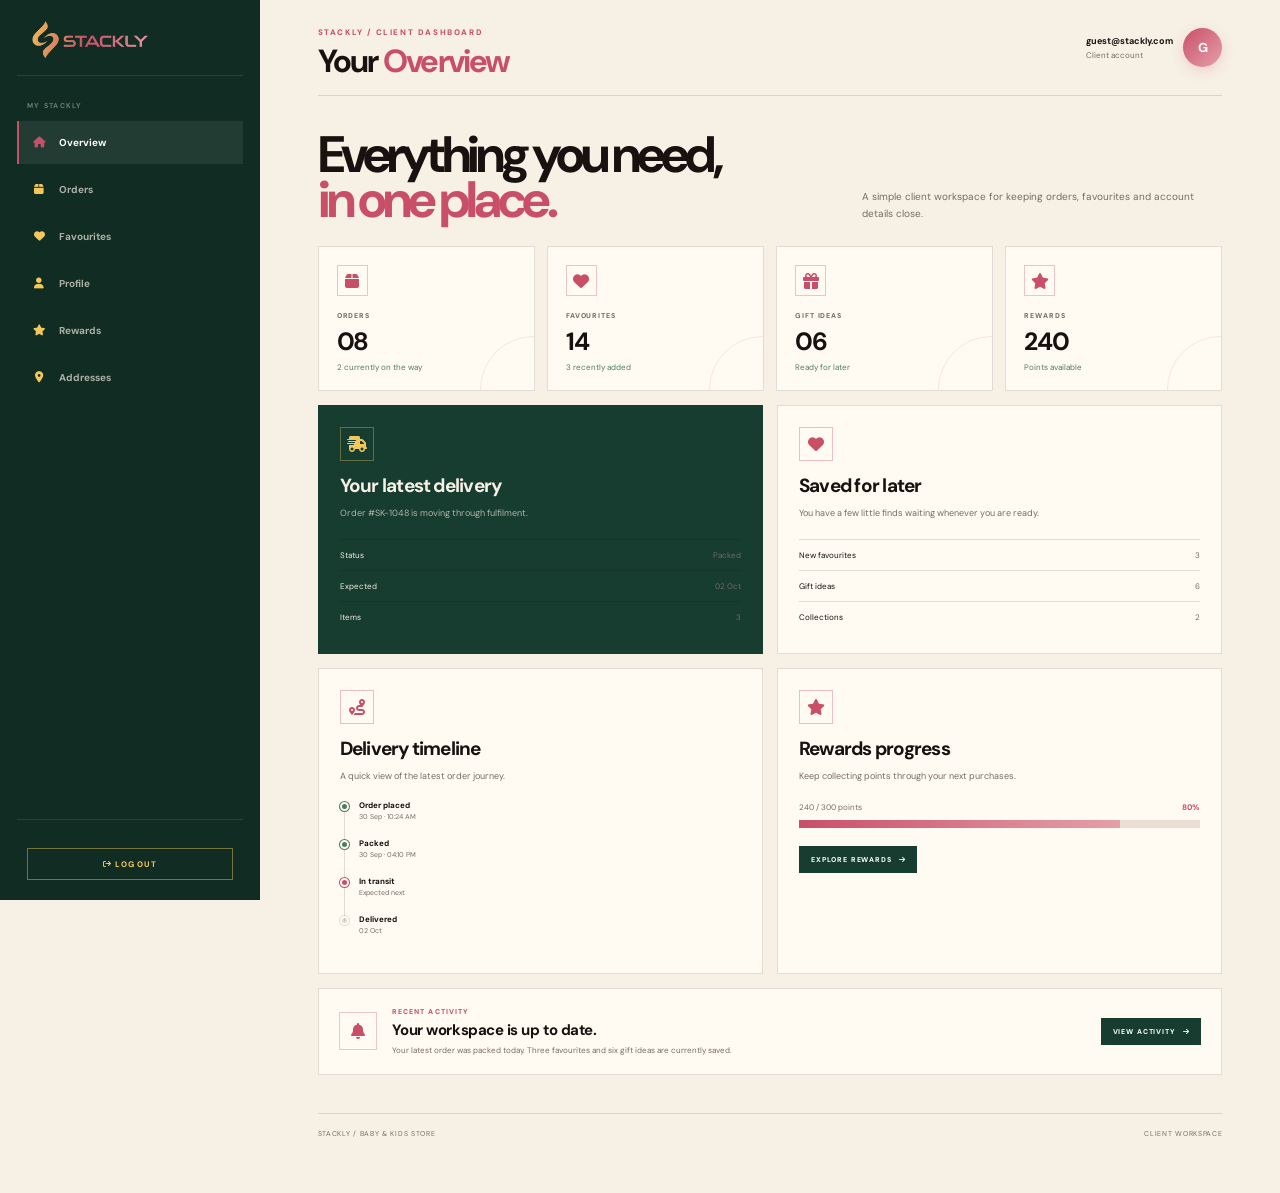
<file: client-dashboard.html>
<!doctype html>
<html lang="en"><head>
<meta charset="utf-8"><meta name="viewport" content="width=device-width,initial-scale=1">
<title>Stackly — Client Dashboard</title>
<link rel="preconnect" href="https://fonts.googleapis.com"><link rel="preconnect" href="https://fonts.gstatic.com" crossorigin>
<link href="https://fonts.googleapis.com/css2?family=DM+Sans:wght@400;500;600;700;800&display=swap" rel="stylesheet">
<link rel="stylesheet" href="https://cdnjs.cloudflare.com/ajax/libs/font-awesome/6.7.2/css/all.min.css">
<link rel="stylesheet" href="css/dashboard.css">
</head>
<body data-role="client">
<div class="dashboard-shell">
  <aside class="dashboard-sidebar">
    <div class="dashboard-brand">
      <a href="index.html" aria-label="Stackly home"><span class="dashboard-logo"></span></a>
      <button class="dashboard-mobile-close" type="button" data-menu-close aria-label="Close dashboard menu"><i class="fa-solid fa-xmark"></i></button>
    </div>
    <div class="dashboard-label">My Stackly</div>
    <nav class="dashboard-nav" aria-label="Client dashboard navigation">
      <a href="#overview" data-panel="overview" data-label="Overview"><i class="fa-solid fa-house"></i>Overview</a>
      <a href="#orders" data-panel="orders" data-label="Orders"><i class="fa-solid fa-box"></i>Orders</a>
      <a href="#favourites" data-panel="favourites" data-label="Favourites"><i class="fa-solid fa-heart"></i>Favourites</a>
      <a href="#profile" data-panel="profile" data-label="Profile"><i class="fa-solid fa-user"></i>Profile</a>
      <a href="#rewards" data-panel="rewards" data-label="Rewards"><i class="fa-solid fa-star"></i>Rewards</a>
      <a href="#addresses" data-panel="addresses" data-label="Addresses"><i class="fa-solid fa-location-dot"></i>Addresses</a>
    </nav>
    <div class="dashboard-user">
      <button class="logout-btn" data-logout><i class="fa-solid fa-arrow-right-from-bracket"></i> Log out</button>
    </div>
  </aside>
  <div class="dashboard-overlay"></div>

  <main class="dashboard-main">
    <header class="dashboard-header">
      <div class="dashboard-top-copy">
        <button class="dashboard-mobile-menu" type="button" data-menu-toggle aria-label="Open dashboard menu"><i class="fa-solid fa-bars"></i></button>
        <a class="dashboard-mobile-logo" href="index.html" aria-label="Stackly home"><span class="dashboard-logo"></span></a>
        <div class="dashboard-header-title">
          <span class="dashboard-kicker">STACKLY / CLIENT DASHBOARD</span>
          <h1 class="dashboard-page-heading">Your <em data-current-section>Overview</em></h1>
        </div>
      </div>
      <div class="dashboard-user-head">
        <div class="dashboard-user-head-text">
          <strong data-dashboard-email>guest@stackly.com</strong>
          <span>Client account</span>
        </div>
        <div class="dashboard-avatar" data-user-initial aria-label="Account avatar">G</div>
      </div>
    </header>

    <div class="dashboard-content">
      <section class="dashboard-panel" id="overview">
        <div class="panel-intro"><div><h2>Everything you need,<br><em>in one place.</em></h2></div><p>A simple client workspace for keeping orders, favourites and account details close.</p></div>
        <div class="dashboard-stats">
          <article class="dashboard-stat"><div class="dashboard-stat-icon"><i class="fa-solid fa-box"></i></div><small>Orders</small><strong>08</strong><span>2 currently on the way</span></article>
          <article class="dashboard-stat"><div class="dashboard-stat-icon"><i class="fa-solid fa-heart"></i></div><small>Favourites</small><strong>14</strong><span>3 recently added</span></article>
          <article class="dashboard-stat"><div class="dashboard-stat-icon"><i class="fa-solid fa-gift"></i></div><small>Gift ideas</small><strong>06</strong><span>Ready for later</span></article>
          <article class="dashboard-stat"><div class="dashboard-stat-icon"><i class="fa-solid fa-star"></i></div><small>Rewards</small><strong>240</strong><span>Points available</span></article>
        </div>
        <div class="dashboard-content-grid">
          <article class="dashboard-info-card dark"><div class="dashboard-info-icon"><i class="fa-solid fa-truck-fast"></i></div><h3>Your latest delivery</h3><p>Order #SK-1048 is moving through fulfilment.</p><ul class="dashboard-list"><li><span>Status</span><span>Packed</span></li><li><span>Expected</span><span>02 Oct</span></li><li><span>Items</span><span>3</span></li></ul></article>
          <article class="dashboard-info-card"><div class="dashboard-info-icon"><i class="fa-solid fa-heart"></i></div><h3>Saved for later</h3><p>You have a few little finds waiting whenever you are ready.</p><ul class="dashboard-list"><li><span>New favourites</span><span>3</span></li><li><span>Gift ideas</span><span>6</span></li><li><span>Collections</span><span>2</span></li></ul></article>
        </div>
        <div class="dashboard-content-grid dashboard-secondary-grid">
          <article class="dashboard-info-card dashboard-timeline-card">
            <div class="dashboard-info-icon"><i class="fa-solid fa-route"></i></div>
            <h3>Delivery timeline</h3><p>A quick view of the latest order journey.</p>
            <div class="mini-timeline"><div class="mini-timeline-step done"><span></span><div><strong>Order placed</strong><small>30 Sep · 10:24 AM</small></div></div><div class="mini-timeline-step done"><span></span><div><strong>Packed</strong><small>30 Sep · 04:10 PM</small></div></div><div class="mini-timeline-step current"><span></span><div><strong>In transit</strong><small>Expected next</small></div></div><div class="mini-timeline-step"><span></span><div><strong>Delivered</strong><small>02 Oct</small></div></div></div>
          </article>
          <article class="dashboard-info-card dashboard-reward-card">
            <div class="dashboard-info-icon"><i class="fa-solid fa-star"></i></div>
            <h3>Rewards progress</h3><p>Keep collecting points through your next purchases.</p>
            <div class="reward-meter"><div><span>240 / 300 points</span><strong>80%</strong></div><span class="reward-track"><i style="width:80%"></i></span></div>
            <a class="dashboard-action" data-cta-404 href="404.html">Explore rewards <i class="fa-solid fa-arrow-right"></i></a>
          </article>
        </div>
        <div class="dashboard-wide-note"><div class="dashboard-wide-note-icon"><i class="fa-solid fa-bell"></i></div><div><span class="profile-eyebrow">Recent activity</span><h3>Your workspace is up to date.</h3><p>Your latest order was packed today. Three favourites and six gift ideas are currently saved.</p></div><a class="dashboard-action" data-cta-404 href="404.html">View activity <i class="fa-solid fa-arrow-right"></i></a></div>
      </section>

      <section class="dashboard-panel" id="orders">
        <div class="panel-intro"><div><h2>Your<br><em>orders.</em></h2></div><p>Keep track of recent purchases, fulfilment and delivery updates.</p></div>
        <div class="dashboard-table-card">
          <div class="dashboard-table-head"><h3>Order history</h3><span>4 latest orders</span></div>
          <table class="dashboard-table"><thead><tr><th>Order</th><th>Items</th><th>Amount</th><th>Date</th><th>Status</th></tr></thead>
          <tbody>
            <tr><td>#SK-1048</td><td>3 items</td><td>₹2,480</td><td>30 Sep</td><td><span class="status green">Packed</span></td></tr>
            <tr><td>#SK-1039</td><td>2 items</td><td>₹1,260</td><td>22 Sep</td><td><span class="status green">Delivered</span></td></tr>
            <tr><td>#SK-1028</td><td>1 item</td><td>₹840</td><td>14 Sep</td><td><span class="status green">Delivered</span></td></tr>
            <tr><td>#SK-1014</td><td>4 items</td><td>₹3,180</td><td>03 Sep</td><td><span class="status pink">Returned</span></td></tr>
          </tbody></table>
        </div>
        <div class="dashboard-content-grid dashboard-secondary-grid">
          <article class="dashboard-info-card dark"><div class="dashboard-info-icon"><i class="fa-solid fa-truck"></i></div><h3>Current delivery</h3><p>Your newest order is packed and preparing for transit.</p><ul class="dashboard-list"><li><span>Carrier</span><span>Stackly Express</span></li><li><span>ETA</span><span>02 Oct</span></li><li><span>Tracking</span><span>SKX-88421</span></li></ul><a class="dashboard-action" data-cta-404 href="404.html">Track order <i class="fa-solid fa-arrow-right"></i></a></article>
          <article class="dashboard-info-card"><div class="dashboard-info-icon"><i class="fa-solid fa-receipt"></i></div><h3>Order summary</h3><p>Your recent purchasing activity at a glance.</p><ul class="dashboard-list"><li><span>This month</span><span>₹4,580</span></li><li><span>Average order</span><span>₹1,145</span></li><li><span>Delivered</span><span>2</span></li></ul></article>
        </div>
      </section>

      <section class="dashboard-panel" id="favourites">
        <div class="panel-intro"><div><h2>Little things<br><em>you love.</em></h2></div><p>Your saved favourites and gift ideas, kept together for the next visit.</p></div>
        <div class="dashboard-content-grid">
          <article class="dashboard-info-card"><div class="dashboard-info-icon"><i class="fa-solid fa-heart"></i></div><h3>Saved favourites</h3><p>Your most-loved products are waiting here.</p><ul class="dashboard-list"><li><span>Everyday essentials</span><span>7</span></li><li><span>Play &amp; learn</span><span>4</span></li><li><span>Gift ideas</span><span>3</span></li></ul><a class="dashboard-action" href="404.html">Continue shopping <i class="fa-solid fa-arrow-right"></i></a></article>
          <article class="dashboard-info-card dark"><div class="dashboard-info-icon"><i class="fa-solid fa-gift"></i></div><h3>Gift list</h3><p>Six saved ideas are ready for birthdays, celebrations and little surprises.</p><ul class="dashboard-list"><li><span>Saved ideas</span><span>6</span></li><li><span>Price range</span><span>₹500–₹3K</span></li></ul></article>
          <article class="dashboard-info-card"><div class="dashboard-info-icon"><i class="fa-solid fa-layer-group"></i></div><h3>Saved collections</h3><p>Your saved mix is spread across everyday essentials and play &amp; learn.</p><ul class="dashboard-list"><li><span>Essentials</span><span>7</span></li><li><span>Play &amp; learn</span><span>4</span></li><li><span>Gift picks</span><span>3</span></li></ul><a class="dashboard-action" data-cta-404 href="404.html">Open collection <i class="fa-solid fa-arrow-right"></i></a></article>
        </div>
      </section>

      <section class="dashboard-panel" id="profile">
        <div class="panel-intro profile-intro"><div><h2>Your<br><em>profile.</em></h2></div><p>Your account details at a glance. This static theme does not store or persist personal data.</p></div>

        <div class="profile-layout">
          <article class="profile-identity-card">
            <div class="profile-identity-top">
              <div class="profile-large-avatar" data-user-initial>G</div>
              <div>
                <span class="profile-eyebrow">Client account</span>
                <h3>Welcome back.</h3>
                <p>Your Stackly shopping workspace is ready.</p>
              </div>
            </div>
            <div class="profile-email-block">
              <span>Email address</span>
              <strong data-dashboard-email>guest@stackly.com</strong>
            </div>
            <div class="profile-note"><i class="fa-solid fa-shield-heart"></i><span>No account data is stored by this front-end theme. The email is shown only from the current page URL.</span></div>
          </article>

          <article class="profile-card profile-details-card">
            <div class="profile-card-heading"><div><span class="profile-eyebrow">Account</span><h3>Account details</h3></div><i class="fa-regular fa-id-card"></i></div>
            <div class="profile-row"><span>Email</span><strong data-dashboard-email>guest@stackly.com</strong></div>
            <div class="profile-row"><span>Account type</span><strong>Client</strong></div>
            <div class="profile-row"><span>Member since</span><strong>Today</strong></div>
            <div class="profile-row"><span>Workspace</span><strong>Baby &amp; Kids Store</strong></div>
          </article>

          <article class="profile-card profile-preferences-card">
            <div class="profile-card-heading"><div><span class="profile-eyebrow">Shopping</span><h3>Your preferences</h3></div><i class="fa-regular fa-heart"></i></div>
            <div class="preference-metrics">
              <div><strong>14</strong><span>Favourites</span></div>
              <div><strong>06</strong><span>Gift ideas</span></div>
              <div><strong>240</strong><span>Reward points</span></div>
            </div>
            <div class="preference-foot"><span>Most saved</span><strong>Play &amp; learn</strong></div>
          </article>

          <article class="profile-card profile-support-card">
            <div class="profile-support-icon"><i class="fa-solid fa-headset"></i></div>
            <div><span class="profile-eyebrow">Need help?</span><h3>We’re here for the little things.</h3><p>For this demo, support actions are visual only and do not submit or store personal information.</p></div>
            <a class="dashboard-action" href="404.html">Contact Stackly <i class="fa-solid fa-arrow-right"></i></a>
          </article>
        </div>
      </section>

      <section class="dashboard-panel" id="rewards">
        <div class="panel-intro"><div><h2>Little wins,<br><em>worth keeping.</em></h2></div><p>A simple rewards snapshot showing how your points are building toward the next milestone.</p></div>
        <div class="dashboard-stats">
          <article class="dashboard-stat"><div class="dashboard-stat-icon"><i class="fa-solid fa-star"></i></div><small>Available</small><strong>240</strong><span>Points ready to use</span></article>
          <article class="dashboard-stat"><div class="dashboard-stat-icon"><i class="fa-solid fa-trophy"></i></div><small>Next tier</small><strong>300</strong><span>60 points to go</span></article>
          <article class="dashboard-stat"><div class="dashboard-stat-icon"><i class="fa-solid fa-gift"></i></div><small>Gift value</small><strong>₹120</strong><span>Current reward value</span></article>
        </div>
        <div class="dashboard-content-grid dashboard-secondary-grid">
          <article class="dashboard-info-card dark"><div class="dashboard-info-icon"><i class="fa-solid fa-bolt"></i></div><h3>How your points grow</h3><ul class="dashboard-list"><li><span>Shopping</span><span>1 pt / ₹10</span></li><li><span>Gift purchases</span><span>2× bonus</span></li><li><span>Seasonal events</span><span>Bonus points</span></li></ul></article>
          <article class="dashboard-info-card"><div class="dashboard-info-icon"><i class="fa-solid fa-arrow-trend-up"></i></div><h3>Next milestone</h3><p>You are 80% of the way to the next reward tier.</p><div class="reward-meter large"><div><span>240 / 300 points</span><strong>80%</strong></div><span class="reward-track"><i style="width:80%"></i></span></div><a class="dashboard-action" data-cta-404 href="404.html">See reward details <i class="fa-solid fa-arrow-right"></i></a></article>
        </div>
      </section>

      <section class="dashboard-panel" id="addresses">
        <div class="panel-intro"><div><h2>Ready for<br><em>delivery.</em></h2></div><p>Saved delivery details are represented visually in this static front-end theme and are not persisted.</p></div>
        <div class="dashboard-content-grid dashboard-secondary-grid">
          <article class="dashboard-info-card"><div class="dashboard-info-icon"><i class="fa-solid fa-house"></i></div><h3>Home</h3><p>Primary delivery location for everyday orders.</p><ul class="dashboard-list"><li><span>Label</span><span>Home</span></li><li><span>City</span><span>Hyderabad</span></li><li><span>Default</span><span>Yes</span></li></ul><a class="dashboard-action" data-cta-404 href="404.html">Manage address <i class="fa-solid fa-arrow-right"></i></a></article>
          <article class="dashboard-info-card dark"><div class="dashboard-info-icon"><i class="fa-solid fa-location-dot"></i></div><h3>Gift delivery</h3><p>A second delivery profile can be used for special occasions in a connected product.</p><ul class="dashboard-list"><li><span>Label</span><span>Gift</span></li><li><span>Status</span><span>Not configured</span></li><li><span>Storage</span><span>Demo only</span></li></ul><a class="dashboard-action" data-cta-404 href="404.html">Add address <i class="fa-solid fa-arrow-right"></i></a></article>
        </div>
      </section>
    </div>
    <footer class="dashboard-footer"><span>STACKLY / BABY &amp; KIDS STORE</span><span>CLIENT WORKSPACE</span></footer>
  </main>
</div>
<script src="js/dashboard.js"></script>
</body></html>
</file>
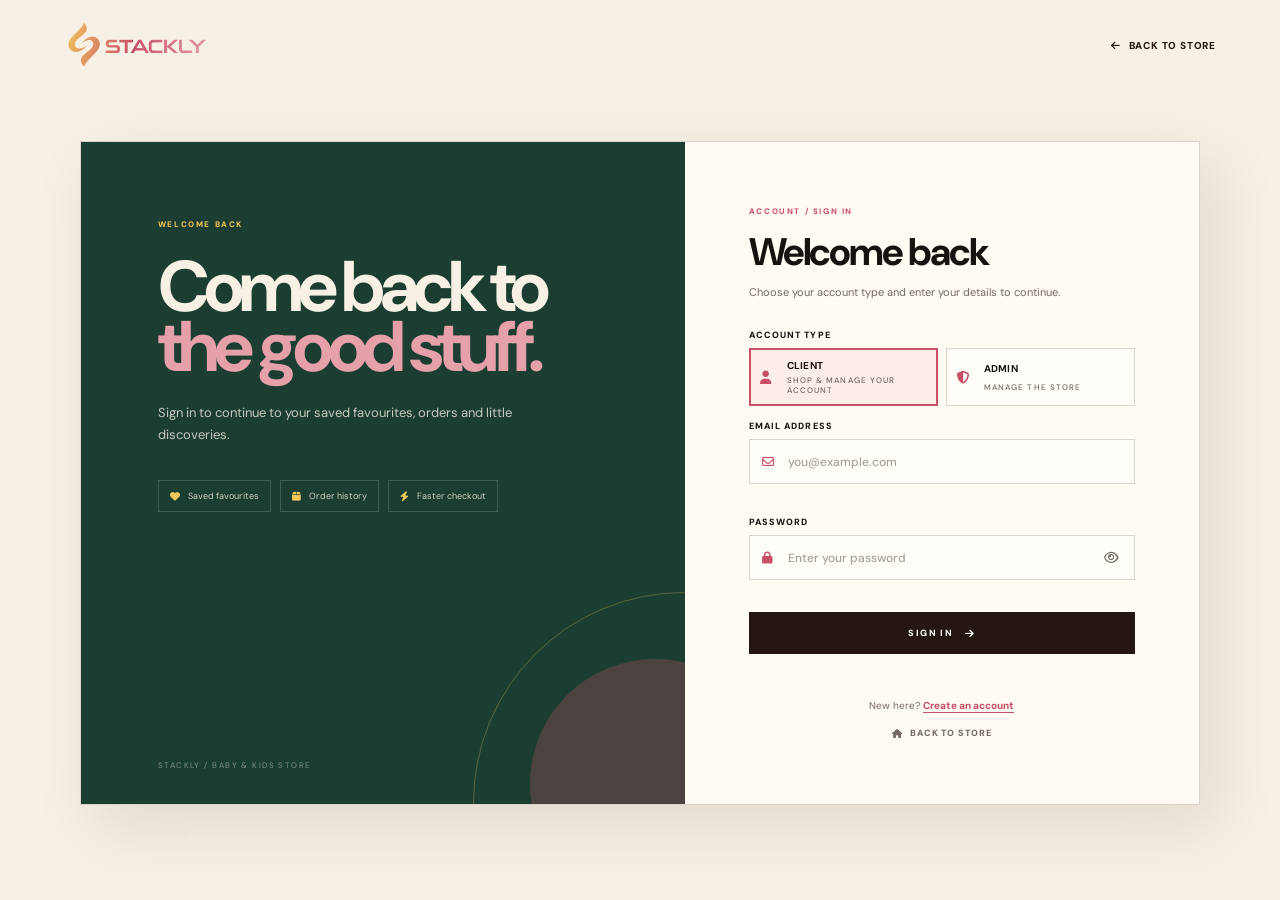
<file: login.html>
<!doctype html>
<html lang="en">
<head>
<meta charset="utf-8">
<meta name="viewport" content="width=device-width,initial-scale=1">
<meta name="description" content="Sign in to Stackly Baby & Kids Store">
<title>Stackly — Sign In</title>
<link rel="preconnect" href="https://fonts.googleapis.com">
<link rel="preconnect" href="https://fonts.gstatic.com" crossorigin>
<link href="https://fonts.googleapis.com/css2?family=DM+Sans:wght@400;500;600;700;800&display=swap" rel="stylesheet">
<link rel="stylesheet" href="https://cdnjs.cloudflare.com/ajax/libs/font-awesome/6.7.2/css/all.min.css">
<link rel="stylesheet" href="css/auth.css">
<link rel="icon" href="assets/images/stackly-logo-footer.webp">
</head>
<body class="auth-page login-page">
<header class="auth-top">
  <a class="auth-brand" href="index.html" aria-label="Go to Stackly home">
    <span class="auth-logo-mask" aria-hidden="true"></span><span class="sr-only">STACKLY</span>
  </a>
  <a class="auth-back" href="index.html"><i class="fa-solid fa-arrow-left" aria-hidden="true"></i> Back to store</a>
</header>

<main class="auth-main">
  <div class="auth-wrap">
    <section class="auth-story">
      <span class="eyebrow">WELCOME BACK</span>
      <h1>Come back to<br><em>the good stuff.</em></h1>
      <p>Sign in to continue to your saved favourites, orders and little discoveries.</p>
      <div class="story-points" aria-label="Account benefits">
        <span><i class="fa-solid fa-heart" aria-hidden="true"></i> Saved favourites</span>
        <span><i class="fa-solid fa-box" aria-hidden="true"></i> Order history</span>
        <span><i class="fa-solid fa-bolt" aria-hidden="true"></i> Faster checkout</span>
      </div>
      <span class="mini">STACKLY / BABY &amp; KIDS STORE</span>
    </section>

    <section class="auth-form" aria-labelledby="loginTitle">
      <span class="kicker">ACCOUNT / SIGN IN</span>
      <h2 id="loginTitle">Welcome back</h2>
      <p class="lead">Choose your account type and enter your details to continue.</p>

      <form id="loginForm" novalidate>
        <div class="field">
          <label for="role">Account type</label>
          <div class="role-options" role="radiogroup" aria-label="Choose account type">
            <label class="role-option">
              <input type="radio" name="role" value="client" checked>
              <span><i class="fa-solid fa-user" aria-hidden="true"></i><strong>Client</strong><small>Shop &amp; manage your account</small></span>
            </label>
            <label class="role-option">
              <input type="radio" name="role" value="admin">
              <span><i class="fa-solid fa-shield-halved" aria-hidden="true"></i><strong>Admin</strong><small>Manage the store</small></span>
            </label>
          </div>
        </div>

        <div class="field">
          <label for="email">Email address</label>
          <div class="input-wrap">
            <i class="fa-regular fa-envelope field-icon" aria-hidden="true"></i>
            <input id="email" name="email" type="email" data-validate autocomplete="email" inputmode="email" placeholder="you@example.com">
          </div>
          <span class="error" aria-live="polite"></span>
        </div>

        <div class="field">
          <label for="password">Password</label>
          <div class="input-wrap">
            <i class="fa-solid fa-lock field-icon" aria-hidden="true"></i>
            <input id="password" name="password" type="password" data-validate autocomplete="current-password" placeholder="Enter your password">
            <button class="password-toggle" type="button" aria-label="Show password" aria-controls="password" aria-pressed="false">
              <i class="fa-regular fa-eye" aria-hidden="true"></i>
            </button>
          </div>
          <span class="error" aria-live="polite"></span>
        </div>

        <button class="auth-submit" type="submit">Sign in <i class="fa-solid fa-arrow-right" aria-hidden="true"></i></button>
        <div class="auth-status" aria-live="polite"></div>
      </form>

      <p class="auth-switch">New here? <a href="signup.html">Create an account</a></p>
      <div class="auth-home"><a href="index.html"><i class="fa-solid fa-house" aria-hidden="true"></i> Back to store</a></div>
    </section>
  </div>
</main>
<script src="js/auth.js"></script>
</body>
</html>
</file>
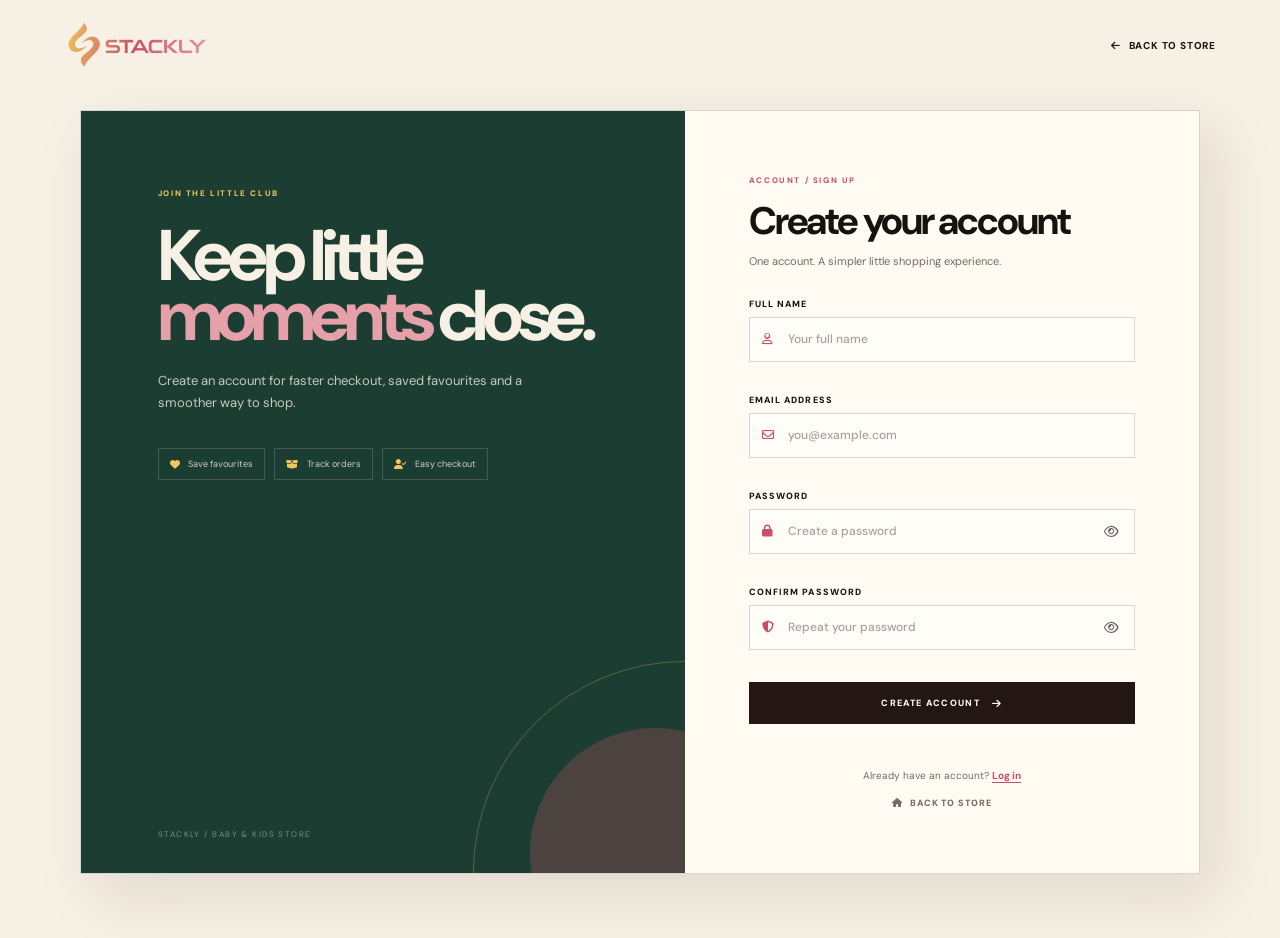
<file: signup.html>
<!doctype html>
<html lang="en">
<head>
<meta charset="utf-8">
<meta name="viewport" content="width=device-width,initial-scale=1">
<meta name="description" content="Create a Stackly Baby & Kids Store account">
<title>Stackly — Create Account</title>
<link rel="preconnect" href="https://fonts.googleapis.com">
<link rel="preconnect" href="https://fonts.gstatic.com" crossorigin>
<link href="https://fonts.googleapis.com/css2?family=DM+Sans:wght@400;500;600;700;800&display=swap" rel="stylesheet">
<link rel="stylesheet" href="https://cdnjs.cloudflare.com/ajax/libs/font-awesome/6.7.2/css/all.min.css">
<link rel="stylesheet" href="css/auth.css">
<link rel="icon" href="assets/images/stackly-logo-footer.webp">
</head>
<body class="auth-page signup-page">
<header class="auth-top">
  <a class="auth-brand" href="index.html" aria-label="Go to Stackly home">
    <span class="auth-logo-mask" aria-hidden="true"></span><span class="sr-only">STACKLY</span>
  </a>
  <a class="auth-back" href="index.html"><i class="fa-solid fa-arrow-left" aria-hidden="true"></i> Back to store</a>
</header>

<main class="auth-main">
  <div class="auth-wrap">
    <section class="auth-story">
      <span class="eyebrow">JOIN THE LITTLE CLUB</span>
      <h1>Keep little<br><em>moments</em> close.</h1>
      <p>Create an account for faster checkout, saved favourites and a smoother way to shop.</p>
      <div class="story-points" aria-label="Account benefits">
        <span><i class="fa-solid fa-heart" aria-hidden="true"></i> Save favourites</span>
        <span><i class="fa-solid fa-box-open" aria-hidden="true"></i> Track orders</span>
        <span><i class="fa-solid fa-user-check" aria-hidden="true"></i> Easy checkout</span>
      </div>
      <span class="mini">STACKLY / BABY &amp; KIDS STORE</span>
    </section>

    <section class="auth-form" aria-labelledby="signupTitle">
      <span class="kicker">ACCOUNT / SIGN UP</span>
      <h2 id="signupTitle">Create your account</h2>
      <p class="lead">One account. A simpler little shopping experience.</p>

      <form id="signupForm" novalidate>
        <div class="field">
          <label for="name">Full name</label>
          <div class="input-wrap">
            <i class="fa-regular fa-user field-icon" aria-hidden="true"></i>
            <input id="name" name="name" type="text" data-validate autocomplete="name" placeholder="Your full name">
          </div>
          <span class="error" aria-live="polite"></span>
        </div>

        <div class="field">
          <label for="email">Email address</label>
          <div class="input-wrap">
            <i class="fa-regular fa-envelope field-icon" aria-hidden="true"></i>
            <input id="email" name="email" type="email" data-validate autocomplete="email" inputmode="email" placeholder="you@example.com">
          </div>
          <span class="error" aria-live="polite"></span>
        </div>

        <div class="field">
          <label for="password">Password</label>
          <div class="input-wrap">
            <i class="fa-solid fa-lock field-icon" aria-hidden="true"></i>
            <input id="password" name="password" type="password" data-validate autocomplete="new-password" placeholder="Create a password">
            <button class="password-toggle" type="button" aria-label="Show password" aria-controls="password" aria-pressed="false">
              <i class="fa-regular fa-eye" aria-hidden="true"></i>
            </button>
          </div>
          <span class="error" aria-live="polite"></span>
        </div>

        <div class="field">
          <label for="confirm">Confirm password</label>
          <div class="input-wrap">
            <i class="fa-solid fa-shield-halved field-icon" aria-hidden="true"></i>
            <input id="confirm" name="confirm" type="password" data-validate autocomplete="new-password" placeholder="Repeat your password">
            <button class="password-toggle" type="button" aria-label="Show password" aria-controls="confirm" aria-pressed="false">
              <i class="fa-regular fa-eye" aria-hidden="true"></i>
            </button>
          </div>
          <span class="error" aria-live="polite"></span>
        </div>

        <button class="auth-submit" type="submit">Create account <i class="fa-solid fa-arrow-right" aria-hidden="true"></i></button>
        <div class="auth-status" aria-live="polite"></div>
      </form>

      <p class="auth-switch">Already have an account? <a href="login.html">Log in</a></p>
      <div class="auth-home"><a href="index.html"><i class="fa-solid fa-house" aria-hidden="true"></i> Back to store</a></div>
    </section>
  </div>
</main>
<script src="js/auth.js"></script>
</body>
</html>
</file>
<file: css/style.css>
*{box-sizing:border-box;margin:0;padding:0}
:root{--forest:#241713;--forest-2:#352019;--lime:#f2c85b;--lime-2:#e3ad3e;--cream:#f7f0e4;--white:#fffdf8;--ink:#17110f;--muted:#b9aaa0;--line:rgba(255,255,255,.15);--dark-line:rgba(23,17,15,.14);--berry:#c94f68;--rose:#e5a0aa;--sage:#b9c9a2}
html{scroll-behavior:smooth}
body{font-family:"DM Sans",sans-serif;color:var(--ink);background:var(--cream);font-size:16px;overflow-x:hidden}
body.menu-open{overflow:hidden}
a{text-decoration:none;color:inherit}
button,input{font:inherit}
.site-header{position:fixed;top:0;left:0;width:100%;z-index:1000;color:#fff;transition:.35s ease}
.header-shell{height:76px;padding:0 clamp(22px,5vw,78px);display:flex;align-items:center;justify-content:space-between;gap:30px;border-bottom:0;background:rgba(13,43,33,.97)}
.site-header.scrolled .header-shell{height:66px;background:rgba(13,43,33,.94);backdrop-filter:blur(16px)}
.brand{display:flex;align-items:center;flex:none;line-height:0}.brand img{display:block;width:clamp(138px,11vw,175px);height:auto}






.desktop-nav{display:flex;align-items:center;gap:clamp(24px,3vw,48px);margin-left:auto}
.desktop-nav a{font-size:13px;font-weight:600;opacity:.78;position:relative;padding:8px 0 7px}
.desktop-nav a:after{content:"";position:absolute;bottom:0;left:0;width:0;height:3px;background:var(--lime);transition:.3s}
.desktop-nav a:hover,.desktop-nav a.active{opacity:1}.desktop-nav a:hover:after,.desktop-nav a.active:after{width:100%}
.header-tools{display:flex;align-items:center;gap:13px;margin-left:auto}
.icon-btn{position:relative;border:0;background:none;color:#fff;width:34px;height:34px;cursor:pointer;font-size:15px}
.icon-btn b{position:absolute;right:-1px;top:-2px;min-width:14px;height:14px;padding:2px;border-radius:20px;background:var(--white);color:var(--forest);font-size:8px}
.signup-btn,.login-btn{padding:11px 19px;border-radius:30px;font-size:12px;font-weight:800;white-space:nowrap}
.signup-btn{border:1px solid var(--lime);color:#fff}.login-btn{background:var(--lime);color:var(--ink)}
.menu-toggle{display:none;border:0;background:none;color:#fff;font-size:21px;width:38px;height:38px}
html{overflow-x:clip}.mobile-menu{display:none}
.hero{min-height:100svh;padding:calc(106px + 5vw) clamp(28px,6vw,90px) 80px;background:var(--forest);color:#fff;display:flex;align-items:center;position:relative;overflow:hidden;gap:clamp(20px,5vw,90px)}
.hero-copy{width:45%;max-width:700px;position:relative;z-index:2}
.micro-label,.section-index{font-size:10px;font-weight:800;letter-spacing:.28em;text-transform:uppercase;color:var(--muted);display:flex;align-items:center;gap:9px}.micro-label span{width:5px;height:5px;border-radius:50%;background:var(--lime)}
.hero h1{font-family:"Space Grotesk",sans-serif;font-weight:700;font-size:clamp(4rem,7.8vw,8.8rem);line-height:.83;letter-spacing:-.065em;margin:25px 0 28px}
.hero h1 em{font-style:normal;color:var(--lime)}
.hero-copy>p{max-width:520px;color:#d7dfda;line-height:1.65;font-size:clamp(15px,1.3vw,19px)}
.hero-actions{display:flex;align-items:center;gap:28px;margin-top:30px;flex-wrap:wrap}
.primary-cta{display:inline-flex;align-items:center;gap:20px;background:var(--lime);color:var(--ink);padding:16px 21px;border-radius:999px;font-weight:800;font-size:13px}.primary-cta i{font-size:14px}
.story-link{display:flex;align-items:center;gap:11px;font-size:13px;font-weight:700}.story-link span{width:42px;height:42px;border:1px solid rgba(255,255,255,.65);border-radius:50%;display:flex;align-items:center;justify-content:center;font-size:10px}
.hero-perks{display:flex;gap:clamp(18px,2.7vw,42px);margin-top:44px}.hero-perks>div{display:flex;gap:10px;align-items:center;padding-right:25px;border-right:1px solid var(--line)}.hero-perks>div:last-child{border:0}.hero-perks i{font-size:20px;color:#fff}.hero-perks span{font-size:10px;line-height:1.4;color:#d0d8d3}
.hero-photo{position:relative;width:55%;height:min(77vh,760px);min-height:520px;overflow:hidden;background:#c8d3ca;border-radius:0 0 0 86px}
.hero-photo img{width:100%;height:100%;display:block;object-fit:cover;object-position:72% center;transform:scale(1.01)}
.photo-overlay{position:absolute;inset:0;background:linear-gradient(90deg,rgba(13,43,33,.45),transparent 35%,transparent 75%,rgba(13,43,33,.08))}
.age-badge{position:absolute;right:7%;top:42%;width:130px;height:130px;border-radius:50%;background:var(--lime);color:var(--ink);display:flex;flex-direction:column;align-items:center;justify-content:center;text-align:center;box-shadow:0 20px 50px rgba(0,0,0,.2);transform:rotate(8deg)}
.age-badge small{font-size:6px;letter-spacing:.18em;font-weight:800}.age-badge strong{font-family:"Space Grotesk",sans-serif;font-size:33px;line-height:1;margin-top:7px}.age-badge span{font-size:10px;font-weight:800}.age-badge i{font-style:normal;margin-top:5px}
.scribble{position:absolute;right:5%;top:12%;font-family:"Space Grotesk",sans-serif;font-size:clamp(18px,2.2vw,30px);line-height:1.05;transform:rotate(-9deg);color:var(--forest);text-align:center}.scribble b{display:block;font-family:Arial;font-size:24px;margin-top:4px}
.hero-scroll{position:absolute;right:2.5%;bottom:48px;display:flex;flex-direction:column;align-items:center;gap:13px;color:#fff}.hero-scroll span{font-size:8px;letter-spacing:.3em;writing-mode:vertical-rl}.hero-scroll i{border:1px solid rgba(255,255,255,.5);width:40px;height:40px;border-radius:50%;display:flex;align-items:center;justify-content:center;font-size:11px}
.collection-strip{display:flex;gap:14px;padding:0 clamp(20px,5vw,70px);margin-top:-46px;position:relative;z-index:4}
.category-card{min-width:0;flex:1;background:var(--white);display:flex;align-items:center;gap:14px;padding:13px;border-radius:20px;box-shadow:0 15px 40px rgba(13,43,33,.12);transition:.35s;position:relative;overflow:hidden}
.category-card:hover{transform:translateY(-8px)}.category-image{width:105px;height:100px;border-radius:14px;display:flex;align-items:center;justify-content:center;flex:none;font-size:27px}.category-image.baby{background:#eadccf}.category-image.fashion{background:#cbd8ee}.category-image.school{background:#eadfa9}.category-image.toys{background:#d5e2c9}
.category-card small{font-size:8px;letter-spacing:.12em;color:#747a75}.category-card strong{font-family:"Space Grotesk",sans-serif;font-size:19px;line-height:.95;display:block;margin-top:6px}.round-arrow{margin-left:auto;width:34px;height:34px;border-radius:50%;background:var(--ink);color:#fff;display:flex;align-items:center;justify-content:center;flex:none}
.placeholder-section{padding:16vw clamp(25px,9vw,140px);min-height:75vh;background:var(--cream);display:flex;flex-direction:column;justify-content:center}.placeholder-section h2,.placeholder-dark h2{font-family:"Space Grotesk",sans-serif;font-size:clamp(4rem,8vw,9rem);line-height:.86;letter-spacing:-.06em;margin:25px 0}.placeholder-section h2 em{font-style:normal;color:var(--forest)}.placeholder-section p{max-width:570px;margin-left:auto;font-size:18px;line-height:1.7;color:#53605a}
.placeholder-dark{padding:13vw clamp(25px,9vw,140px);background:var(--forest);color:#fff;min-height:80vh}.placeholder-dark h2{color:var(--white)}.service-line{display:flex;align-items:center;border-top:1px solid var(--line);padding:25px 5px;gap:25px}.service-line span{color:var(--muted);font-size:10px}.service-line strong{font-family:"Space Grotesk",sans-serif;font-size:clamp(22px,3vw,40px);font-weight:600;flex:1}.service-line i{color:var(--lime)}
footer{background:#091d17;color:#fff;padding:85px clamp(25px,6vw,90px) 25px}.footer-top{display:flex;gap:clamp(30px,6vw,100px);padding-bottom:75px}.footer-brand{flex:1.5}.footer-brand>.brand{display:inline-flex}.footer-brand p{max-width:330px;color:var(--muted);line-height:1.6;margin-top:22px;font-size:14px}.socials{display:flex;gap:9px;margin-top:25px}.socials a{width:36px;height:36px;border:1px solid var(--line);border-radius:50%;display:flex;align-items:center;justify-content:center;font-size:13px;transition:.3s}.socials a:hover{background:var(--lime);color:var(--ink);border-color:var(--lime)}
.footer-column{display:flex;flex-direction:column;gap:13px;min-width:120px}.footer-column h3,.footer-newsletter h3{font-size:12px;letter-spacing:.1em;text-transform:uppercase;color:#fff;margin-bottom:8px}.footer-column a{font-size:13px;color:var(--muted)}.footer-column a:hover{color:var(--lime)}
.footer-newsletter{flex:1.1}.footer-newsletter p{font-size:13px;color:var(--muted);line-height:1.6;max-width:300px}.footer-newsletter form{display:flex;margin-top:20px;border-bottom:1px solid rgba(255,255,255,.35);max-width:350px}.footer-newsletter input{background:none;border:0;outline:0;color:#fff;padding:13px 0;flex:1;font-size:13px}.footer-newsletter button{border:0;background:none;color:var(--lime);cursor:pointer}
.footer-bottom{border-top:1px solid var(--line);padding-top:20px;display:flex;justify-content:space-between;gap:20px;color:#728079;font-size:10px}.footer-bottom div{display:flex;gap:25px}.footer-bottom a:hover{color:var(--lime)}
@media(max-width:1000px){.desktop-nav{gap:20px}.desktop-nav a{font-size:12px}.signup-btn,.login-btn{padding:9px 13px}.desktop-only{display:none!important}.menu-toggle{display:block}.mobile-menu{position:fixed;inset:0;top:0;background:var(--forest);display:flex;flex-direction:column;padding:25px clamp(25px,7vw,60px) 30px;transform:translateX(105%);transition:.55s cubic-bezier(.76,0,.24,1)}.mobile-menu.open{transform:translateX(0)}.mobile-menu-top{display:flex;justify-content:space-between;align-items:center;min-height:58px}.mobile-menu-brand{display:inline-flex;align-items:center;line-height:0}.mobile-menu-brand .brand-logo-mask{width:clamp(138px,34vw,176px);height:clamp(48px,12vw,61px)}.menu-close{border:0;background:none;color:#fff;font-size:32px;width:48px;height:48px;display:flex;align-items:center;justify-content:center;cursor:pointer}.mobile-menu nav{margin:auto 0;display:flex;flex-direction:column;align-items:stretch}.mobile-menu nav a{font-family:"Space Grotesk",sans-serif;font-size:clamp(40px,8vw,65px);line-height:1.08;padding:13px 0;border-bottom:1px solid var(--line);display:block;text-align:center}.mobile-menu nav a:first-child{border-top:1px solid var(--line)}.mobile-account{display:flex;gap:10px}.mobile-account a{flex:1;text-align:center;padding:14px;border:1px solid var(--lime);border-radius:30px;font-size:12px;font-weight:800}.mobile-account a:last-child{background:var(--lime);color:var(--ink)}.hero{gap:35px}.hero-copy{width:47%}.hero-photo{width:53%;min-height:580px}.hero-perks{gap:15px}.hero-perks>div{padding-right:14px}.hero-perks span{font-size:9px}.collection-strip{flex-wrap:wrap}.category-card{flex-basis:calc(50% - 7px)}}
@media(max-width:767px){
  .promise-intro-block h2 em{white-space:normal}
}

@media(max-width:767px){
.site-header{top:0}.header-shell{height:68px;padding:0 5vw}.site-header.scrolled .header-shell{height:60px}.desktop-nav{display:none}.header-tools{gap:3px}.hero{display:block;padding:125px 6vw 70px;min-height:auto}.hero-copy{width:100%}.hero h1{font-size:clamp(3.5rem,15vw,5.7rem);line-height:.84;margin:20px 0 25px}.hero-copy>p{font-size:14px}.hero-actions{gap:18px}.hero-perks{gap:12px;margin-top:32px;justify-content:space-between}.hero-perks>div{padding-right:10px;gap:6px}.hero-perks i{font-size:15px}.hero-perks span{font-size:8px}.hero-photo{width:100%;height:62svh;min-height:440px;margin-top:45px;border-radius:0 0 0 44px}.age-badge{width:100px;height:100px;right:5%;top:43%}.age-badge strong{font-size:27px}.scribble{top:9%;right:4%;font-size:19px}.hero-scroll{display:none}.collection-strip{margin-top:0;padding:15px 5vw 0;display:flex;overflow-x:auto;flex-wrap:nowrap;scrollbar-width:none}.collection-strip::-webkit-scrollbar{display:none}.category-card{min-width:285px;flex:none}.placeholder-section,.placeholder-dark{padding:25vw 7vw;min-height:70vh}.placeholder-section p{margin-left:0;margin-top:20px;font-size:15px}.placeholder-section h2,.placeholder-dark h2{font-size:clamp(4rem,17vw,6rem)}.footer-top{flex-wrap:wrap;gap:45px;padding-bottom:50px}.footer-brand{flex-basis:100%}.footer-column{min-width:40%}.footer-newsletter{flex-basis:100%}.footer-bottom{flex-direction:column;gap:12px}.footer-bottom div{order:3}}
@media(max-width:420px){.hero-perks>div:nth-child(3){display:none}.hero-perks>div{border-right:0}.primary-cta{width:100%;justify-content:center}.story-link{margin-left:5px}.category-card{min-width:270px}}

/* Final QA refinements */
.footer-brand .brand img{width:170px}.footer-brand .brand{display:inline-flex}
@media(max-width:1000px){.header-shell{padding-left:5vw;padding-right:5vw}.desktop-nav{display:none}.header-tools{margin-left:auto}}
@media(max-width:767px){.header-shell{height:68px}.site-header.scrolled .header-shell{height:60px}.brand img{width:142px}.hero{padding-top:122px}.hero-photo img{object-position:72% center}.footer-brand .brand img{width:155px}}

/* V3 visual guardrails: this theme intentionally avoids previous rounded-editorial/card patterns. */
.hero{background:linear-gradient(115deg,#101827 0%,#111a2b 56%,#3b231b 100%)}
.hero:before{content:"";position:absolute;width:34vw;height:34vw;min-width:300px;min-height:300px;right:-13vw;top:-10vw;border:1px solid rgba(217,255,63,.28);border-radius:50%;box-shadow:0 0 0 55px rgba(201,79,104,.08),0 0 0 110px rgba(242,200,91,.035)}
.hero-copy{border-left:4px solid var(--lime);padding-left:clamp(18px,2.2vw,32px)}
.hero h1{font-family:"Space Grotesk",sans-serif;font-weight:700;letter-spacing:-.075em}
.hero h1 em{color:var(--lime)}
.primary-cta{border-radius:8px;background:var(--lime);box-shadow:8px 8px 0 var(--berry);transition:transform .25s,box-shadow .25s}
.primary-cta:hover{transform:translate(3px,3px);box-shadow:5px 5px 0 var(--berry)}
.story-link span{border-radius:8px}
.hero-photo{border:10px solid var(--cream);box-shadow:22px 22px 0 var(--berry);border-radius:0}
.age-badge{border-radius:14px;background:var(--lime);transform:rotate(3deg);box-shadow:10px 10px 0 var(--ink)}
.collection-strip{background:transparent}
.category-card{border-radius:6px;box-shadow:none;border:1px solid var(--dark-line);transition:.3s;min-height:126px}
.category-card:hover{transform:translateY(-5px);box-shadow:8px 8px 0 var(--berry)}
.category-image{border-radius:4px}
.round-arrow{border-radius:6px;background:var(--berry)}
.placeholder-section{background:var(--cream)}
.placeholder-section h2,.placeholder-dark h2{font-family:"Space Grotesk",sans-serif}
.placeholder-dark{background:var(--berry)}
.service-line{color:#fff;text-decoration:none}
.service-line:hover{background:rgba(255,255,255,.06)}
.service-line i{color:var(--lime)}
.footer-newsletter button{background:var(--lime);color:var(--ink);width:38px;height:38px;border-radius:5px}
.footer-newsletter form{border:1px solid rgba(255,255,255,.25);padding-left:12px}
@media(max-width:767px){
 .hero{padding-top:120px}
 .hero:before{right:-35vw;top:15vw}
 .hero-copy{border-left:3px solid var(--lime)}
 .hero-photo{border-width:7px;box-shadow:12px 12px 0 var(--berry)}
 .category-card{border-radius:5px}
}

/* V4 — Warm Heritage Luxury palette.
   Deep espresso + antique gold + berry + ivory.
   Blue/cobalt is intentionally excluded from the brand system. */
.hero{background:linear-gradient(118deg,#241713 0%,#2e1a16 56%,#45241e 100%)}
.hero:before{border-color:rgba(242,200,91,.28);box-shadow:0 0 0 55px rgba(201,79,104,.08),0 0 0 110px rgba(242,200,91,.035)}
.hero-copy{border-left-color:var(--lime)}
.hero h1 em{color:var(--lime)}
.primary-cta{background:var(--lime);box-shadow:8px 8px 0 var(--berry)}
.primary-cta:hover{box-shadow:5px 5px 0 var(--berry)}
.hero-photo{box-shadow:22px 22px 0 var(--berry)}
.age-badge{background:var(--lime);box-shadow:10px 10px 0 var(--ink)}
.collection-strip{background:var(--cream)}
.category-card:hover{box-shadow:8px 8px 0 var(--berry)}
.round-arrow{background:var(--berry)}
.placeholder-section h2 em{color:var(--berry)}
.placeholder-dark{background:#3b231b}
.service-line i{color:var(--lime)}
.footer-newsletter button{background:var(--lime)}
.socials a:hover{background:var(--lime);border-color:var(--lime)}
.footer-column a:hover{color:var(--lime)}
.footer-newsletter input::placeholder{color:#a99589}
@media(max-width:767px){.hero-photo{box-shadow:12px 12px 0 var(--berry)}}

/* V5 — Age Journey: deliberately different from hero/category layouts. */
.age-journey{background:#f7f0e4;color:#17110f;padding:clamp(90px,11vw,170px) clamp(25px,7vw,105px);display:flex;gap:clamp(50px,9vw,150px);align-items:flex-start;overflow:hidden}
.age-intro{width:38%;position:sticky;top:125px;align-self:flex-start}
.age-intro .section-index{color:#8c776b}
.age-intro h2{font-family:"Space Grotesk",sans-serif;font-size:clamp(3.5rem,7vw,7.8rem);line-height:.84;letter-spacing:-.075em;margin:24px 0}
.age-intro h2 em{font-style:normal;color:#c94f68}
.age-intro>p{max-width:420px;color:#6e625a;line-height:1.75;font-size:16px}
.journey-cta{display:inline-flex;align-items:center;gap:16px;margin-top:32px;padding:14px 18px;background:#241713;color:#fff;border-radius:5px;font-size:12px;font-weight:800;box-shadow:6px 6px 0 #f2c85b;transition:.25s}
.journey-cta:hover{transform:translate(2px,2px);box-shadow:4px 4px 0 #f2c85b}
.age-rail{width:62%;border-top:1px solid rgba(23,17,15,.18)}
.age-step{min-height:240px;display:flex;align-items:flex-start;gap:clamp(18px,3vw,50px);padding:35px 0;border-bottom:1px solid rgba(23,17,15,.18);position:relative;transition:.3s}
.age-step:hover{padding-left:18px;background:rgba(255,255,255,.32)}
.age-number{font-family:"Space Grotesk";font-size:12px;color:#9a877b;padding-top:4px;width:32px}
.age-copy{flex:1}.age-copy small{font-size:9px;letter-spacing:.18em;font-weight:800;color:#9a877b}.age-copy strong{display:block;font-family:"Space Grotesk";font-size:clamp(2rem,4vw,4.5rem);line-height:.88;letter-spacing:-.06em;margin:17px 0}.age-copy p{max-width:360px;color:#6e625a;line-height:1.6;font-size:14px}
.age-arrow{width:46px;height:46px;border:1px solid rgba(23,17,15,.25);border-radius:50%;display:flex;align-items:center;justify-content:center;transition:.3s;font-size:18px}.age-step:hover .age-arrow{background:#c94f68;color:#fff;border-color:#c94f68;transform:rotate(45deg)}
@media(max-width:767px){
 .age-journey{display:block;padding:100px 7vw}
 .age-intro{width:100%;position:static}
 .age-intro h2{font-size:clamp(3.4rem,16vw,5.5rem)}
 .age-rail{width:100%;margin-top:60px}
 .age-step{min-height:210px;padding:28px 0;gap:12px}
 .age-copy strong{font-size:clamp(2rem,10vw,3.5rem)}
 .age-copy p{font-size:13px}
 .age-arrow{width:40px;height:40px}
}

/* V6 — Premium Growth Atlas. This replaces the basic text-only age rail. */
.age-journey-v6{background:#241713;color:#fff;padding:clamp(80px,9vw,135px) clamp(22px,6vw,88px);overflow:hidden;position:relative}
.age-journey-v6:before{content:"GROW";position:absolute;right:-2vw;top:-5vw;font:700 clamp(10rem,24vw,30rem)/.7 "Space Grotesk",sans-serif;letter-spacing:-.1em;color:rgba(242,200,91,.035);pointer-events:none}
.journey-head{display:flex;align-items:flex-end;justify-content:space-between;gap:50px;position:relative;z-index:1;margin-bottom:60px}
.journey-head .section-index{color:#b9aaa0}
.journey-head h2{font:700 clamp(3rem,6.5vw,7rem)/.88 "Space Grotesk",sans-serif;letter-spacing:-.075em;margin-top:18px;max-width:850px}
.journey-head h2 em{font-style:normal;color:#f2c85b}
.journey-head>p{max-width:340px;color:#b9aaa0;line-height:1.7;font-size:14px;padding-bottom:8px}
.journey-track{display:flex;gap:16px;position:relative;z-index:1}
.track-line{display:none}
.journey-card{position:relative;display:flex;flex-direction:column;flex:1;min-width:0;min-height:560px;padding:12px;background:#f7f0e4;color:#17110f;overflow:hidden;transition:transform .5s cubic-bezier(.2,.7,.2,1),flex .5s}
.journey-card:hover{transform:translateY(-12px);flex:1.06}
.card-kids{background:#e7d6c4}.card-big{background:#d6d9c0}
.stage-visual{height:285px;position:relative;overflow:hidden;display:flex;align-items:flex-end;padding:22px}
.visual-baby{background:#d8a6a4}.visual-kids{background:#b79a80}.visual-big{background:#aabf8d}
.stage-visual:after{content:"";position:absolute;right:-15%;bottom:-40%;width:75%;height:95%;background:rgba(255,255,255,.26);border-radius:50% 50% 0 0;transform:rotate(-13deg)}
.visual-orbit{position:absolute;width:190px;height:190px;border:1px solid rgba(255,255,255,.8);border-radius:50%;left:18%;top:17%;box-shadow:0 0 0 18px rgba(255,255,255,.08)}
.visual-star{position:absolute;right:17%;top:15%;font-size:42px;color:#fff}
.visual-sun{position:absolute;width:145px;height:145px;border-radius:50%;background:#f2c85b;right:14%;top:18%;box-shadow:0 0 0 22px rgba(242,200,91,.2)}
.visual-spark{position:absolute;left:17%;top:18%;font-size:52px;color:#fff}
.visual-ring{position:absolute;width:170px;height:170px;border:30px solid #c94f68;border-radius:50%;right:10%;top:14%;box-shadow:0 0 0 20px rgba(201,79,104,.15)}
.visual-bolt{position:absolute;left:18%;top:20%;width:62px;height:62px;background:#f2c85b;color:#17110f;display:flex;align-items:center;justify-content:center;font-size:25px;transform:rotate(-10deg)}
.visual-label{position:relative;z-index:3;color:#fff;font:700 10px/1.05 "Space Grotesk",sans-serif;letter-spacing:.17em}
.stage-visual>b{position:absolute;z-index:3;right:18px;bottom:16px;color:#fff;font:700 42px/1 "Space Grotesk",sans-serif;opacity:.9}
.stage-meta{display:flex;justify-content:space-between;align-items:center;padding:22px 8px 8px;color:#806e62}
.stage-meta small{font-size:9px;letter-spacing:.18em;font-weight:800}.stage-meta span{font:600 12px "Space Grotesk"}
.stage-content{padding:8px 8px 20px;display:flex;flex-direction:column;flex:1}
.stage-content h3{font:700 clamp(2.3rem,3.8vw,4.4rem)/.86 "Space Grotesk",sans-serif;letter-spacing:-.07em;margin:8px 0 18px}
.stage-content p{font-size:13px;line-height:1.65;color:#6e625a;max-width:340px}
.stage-content i{font-style:normal;margin-top:auto;padding-top:25px;font-size:11px;font-weight:800;letter-spacing:.08em;text-transform:uppercase}
.journey-card:hover .stage-content i{color:#c94f68}
.journey-footer{display:flex;justify-content:space-between;align-items:center;border-top:1px solid rgba(255,255,255,.14);margin-top:45px;padding-top:18px;color:#8f8178;font-size:8px;letter-spacing:.22em;position:relative;z-index:1}
.journey-dots{display:flex;gap:7px}.journey-dots b{width:5px;height:5px;border-radius:50%;background:#6e5a50}.journey-dots b:first-child{background:#f2c85b}
@media(max-width:900px){
 .journey-head{display:block}.journey-head>p{margin-top:25px}
 .journey-track{overflow-x:auto;padding-bottom:15px;scrollbar-width:none}.journey-track::-webkit-scrollbar{display:none}
 .journey-card{min-width:340px;flex:none}
}
@media(max-width:767px){
 .age-journey-v6{padding:80px 6vw}.journey-head{margin-bottom:40px}
 .journey-head h2{font-size:clamp(3rem,14vw,5rem)}
 .journey-head>p{font-size:13px}
 .journey-card{min-width:82vw;min-height:500px}.stage-visual{height:250px}
 .journey-footer span:last-child{display:none}
}





/* =========================================================
   SECTION 2 — SHOP BY AGE
   Image-led commerce composition: one hero age panel + two
   compact stages. No card grid, no circular controls.
   ========================================================= */
.age-shop{
  position:relative;
  overflow:hidden;
  background:#241713;
  color:#f7f0e4;
  padding:clamp(100px,9vw,145px) clamp(24px,5.5vw,88px) clamp(45px,5vw,70px);
  isolation:isolate;
}
.age-shop:before{
  content:"AGE";
  position:absolute;
  z-index:-1;
  left:-.06em;
  bottom:-.18em;
  font:700 clamp(12rem,31vw,32rem)/.72 "Space Grotesk",sans-serif;
  letter-spacing:-.12em;
  color:rgba(247,240,228,.035);
  pointer-events:none;
}
.age-shop-head{
  width:min(100%,1500px);
  margin:0 auto clamp(48px,6vw,78px);
  display:flex;
  align-items:flex-start;
  gap:clamp(30px,5vw,90px);
}
.age-shop-index{
  flex:0 0 clamp(100px,12%,165px);
  display:flex;
  align-items:flex-start;
  gap:10px;
  padding-top:7px;
  color:#b9c9a2;
}
.age-shop-index strong{font:700 13px "Space Grotesk";color:#f2c85b}
.age-shop-index span{font-size:8px;font-weight:800;letter-spacing:.2em;writing-mode:vertical-rl}
.age-shop-title-wrap{flex:1;min-width:0}
.age-shop-eyebrow{margin:0 0 15px;color:#d7c6b5;font-size:8px;font-weight:800;letter-spacing:.2em}
.age-shop-title-wrap h2{
  margin:0;
  max-width:850px;
  font:700 clamp(3.8rem,7vw,7.4rem)/.82 "Space Grotesk",sans-serif;
  letter-spacing:-.085em;
}
.age-shop-title-wrap h2 em{font-style:normal;color:#c94f68}
.age-shop-intro{
  flex:0 0 clamp(260px,27%,390px);
  padding-top:30px;
}
.age-shop-intro p{max-width:355px;margin:0;color:#d7c6b5;font-size:13px;line-height:1.8}
.age-shop-cta{
  display:inline-flex;
  align-items:center;
  gap:13px;
  margin-top:24px;
  padding:13px 17px;
  background:#f2c85b;
  color:#241713;
  text-decoration:none;
  font-size:10px;
  font-weight:900;
  letter-spacing:.05em;
  box-shadow:6px 6px 0 #c94f68;
  transition:transform .3s ease,box-shadow .3s ease;
}
.age-shop-cta:hover{transform:translate(3px,3px);box-shadow:3px 3px 0 #c94f68}
.age-shop-map{
  width:min(100%,1500px);
  margin:0 auto;
  display:flex;
  gap:18px;
  min-height:clamp(600px,53vw,820px);
}
.age-panel{
  position:relative;
  display:block;
  overflow:hidden;
  min-width:0;
  color:#f7f0e4;
  text-decoration:none;
  isolation:isolate;
}
.age-panel-large{flex:1.12 1 0;min-height:600px}
.age-panel-stack{flex:.88 1 0;display:flex;flex-direction:column;gap:18px;min-width:0}
.age-panel-medium{flex:1 1 0;min-height:290px}
.age-panel img{
  position:absolute;
  inset:0;
  width:100%;height:100%;
  object-fit:cover;
  display:block;
  filter:saturate(.92);
  transform:scale(1.01);
  transition:transform .9s cubic-bezier(.2,.7,.2,1),filter .5s ease;
}
.age-panel:hover img{transform:scale(1.065);filter:saturate(1.06)}
.age-panel-wash{
  position:absolute;
  inset:0;
  z-index:1;
  background:linear-gradient(180deg,rgba(36,23,19,.06) 10%,rgba(36,23,19,.1) 35%,rgba(36,23,19,.88) 100%);
}
.age-panel-large .age-panel-wash{background:linear-gradient(180deg,rgba(36,23,19,.04),rgba(36,23,19,.08) 35%,rgba(36,23,19,.94) 100%)}
.age-panel-top{
  position:absolute;
  z-index:3;
  top:20px;left:20px;right:20px;
  display:flex;
  justify-content:space-between;
  align-items:center;
  font-size:8px;font-weight:900;letter-spacing:.16em;
}
.age-panel-top span{color:#f2c85b}
.age-panel-top b{padding:7px 9px;border:1px solid rgba(247,240,228,.45);font-size:7px;letter-spacing:.15em}
.age-panel-content{position:absolute;z-index:3;left:clamp(22px,3vw,42px);right:clamp(22px,3vw,42px);bottom:clamp(24px,3vw,42px)}
.age-panel-kicker{display:block;margin-bottom:12px;color:#f2c85b;font-size:8px;font-weight:900;letter-spacing:.2em}
.age-panel-content h3{margin:0;font:700 clamp(3rem,5.2vw,6rem)/.8 "Space Grotesk",sans-serif;letter-spacing:-.08em}
.age-panel-content h3 em{font-style:normal;color:#f7f0e4}
.age-panel-medium .age-panel-content h3{font-size:clamp(2.3rem,3.7vw,4.3rem)}
.age-panel-content p{max-width:410px;margin:17px 0 0;color:#e7dbd1;font-size:12px;line-height:1.65}
.age-panel-action{
  display:inline-flex;align-items:center;gap:11px;
  margin-top:20px;padding-bottom:7px;
  border-bottom:1px solid rgba(247,240,228,.7);
  font-size:9px;font-weight:900;letter-spacing:.1em;text-transform:uppercase;
  transition:gap .3s ease,color .3s ease;
}
.age-panel:hover .age-panel-action{gap:17px;color:#f2c85b}
.age-panel-action i{font-size:9px}
.age-panel-tag{
  position:absolute;z-index:3;right:22px;bottom:28px;
  color:#f2c85b;font:700 9px/1.1 "Space Grotesk";letter-spacing:.14em;text-align:right;
}
.age-shop-footer{
  width:min(100%,1500px);
  margin:25px auto 0;
  padding-top:14px;
  border-top:1px solid rgba(247,240,228,.16);
  display:flex;
  align-items:center;
  gap:13px;
  color:#b9c9a2;
  font-size:7px;
  font-weight:800;
  letter-spacing:.16em;
}
.age-shop-footer i{width:3px;height:3px;background:#c94f68;display:block}
.age-shop-footer small{margin-left:auto;color:#8f7d70;font-size:7px;letter-spacing:.18em}
@media(max-width:1050px){
  .age-shop-head{flex-wrap:wrap}
  .age-shop-index{flex:0 0 100%;padding-top:0}
  .age-shop-index span{writing-mode:horizontal-tb}
  .age-shop-title-wrap{flex:1 1 58%}
  .age-shop-intro{flex:1 1 30%;padding-top:5px}
  .age-shop-map{min-height:640px}
}
@media(max-width:820px){
  .age-shop{padding-top:95px}
  .age-shop-head{display:block;margin-bottom:42px}
  .age-shop-index{margin-bottom:20px}
  .age-shop-title-wrap,.age-shop-intro{width:100%}
  .age-shop-intro{margin-top:24px;padding-top:0}
  .age-shop-map{display:block;min-height:0}
  .age-panel-large{min-height:590px}
  .age-panel-stack{display:flex;margin-top:16px;gap:16px;flex-direction:row}
  .age-panel-medium{min-height:410px}
  .age-panel-medium .age-panel-content h3{font-size:clamp(2.3rem,7vw,3.8rem)}
}
@media(max-width:767px){
  .age-shop-title-wrap h2{font-size:clamp(3.4rem,15vw,5.5rem)}
  .age-panel-large{min-height:540px}
  .age-panel-stack{flex-direction:column}
  .age-panel-medium{min-height:360px}
  .age-panel-content h3{font-size:clamp(2.8rem,12vw,4.4rem)}
  .age-panel-tag{display:none}
  .age-shop-footer{flex-wrap:wrap;gap:10px 12px}
  .age-shop-footer small{width:100%;margin-left:0;padding-top:6px}
}
@media(prefers-reduced-motion:reduce){
  .age-panel img,.age-shop-cta,.age-panel-action{transition:none!important}
}

/* V12 — SECTION 3 UNIQUE COMPOSITION
   No cards. No three-column rail. No repeated Section 2 image treatment.
   A single day-story canvas uses a time spine + floating moments. */
.day-story{
  background:#fffdf8;
  color:#17110f;
  padding:clamp(105px,10vw,160px) clamp(24px,5.5vw,88px) clamp(50px,5vw,75px);
  overflow:hidden;
}
.day-story-top{
  width:min(100%,1500px);
  margin:0 auto;
  display:flex;
  align-items:flex-start;
  gap:clamp(35px,5vw,85px);
  padding-bottom:clamp(55px,6vw,85px);
}
.day-story-label{
  flex:0 0 clamp(100px,12%,165px);
  display:flex;
  gap:10px;
  padding-top:8px;
  color:#948177;
}
.day-story-label span{font:700 13px "Space Grotesk";color:#c94f68}
.day-story-label small{font-size:8px;font-weight:800;letter-spacing:.2em;writing-mode:vertical-rl}
.day-story-intro{flex:1}
.day-story-intro .eyebrow{font-size:8px;letter-spacing:.2em;font-weight:800;color:#9b887c}
.day-story-intro h2{
  margin:17px 0 0;
  font:700 clamp(3.8rem,7vw,7.4rem)/.82 "Space Grotesk";
  letter-spacing:-.078em;
}
.day-story-intro h2 em{font-style:normal;color:#c94f68}
.day-story-copy{flex:0 0 clamp(260px,27%,390px);padding-top:28px}
.day-story-copy p{max-width:360px;color:#6e625a;font-size:14px;line-height:1.8}

.day-canvas{
  width:min(100%,1500px);
  height:clamp(680px,52vw,850px);
  margin:0 auto;
  position:relative;
  background:#241713;
  overflow:hidden;
  isolation:isolate;
}
.day-canvas:before{
  content:"";
  position:absolute;
  width:clamp(420px,46vw,720px);
  height:clamp(420px,46vw,720px);
  border:1px solid rgba(242,200,91,.2);
  border-radius:50%;
  left:50%;
  top:50%;
  transform:translate(-50%,-50%);
  box-shadow:0 0 0 90px rgba(242,200,91,.025),0 0 0 180px rgba(201,79,104,.02);
}
.day-statement{
  position:absolute;
  left:50%;
  top:50%;
  transform:translate(-50%,-50%);
  z-index:2;
  text-align:center;
  pointer-events:none;
}
.statement-small{
  display:block;
  color:#a99589;
  font-size:8px;
  letter-spacing:.25em;
  font-weight:800;
  margin-bottom:13px;
}
.day-statement strong{
  display:block;
  color:#fffdf8;
  font:700 clamp(5rem,11vw,12rem)/.72 "Space Grotesk";
  letter-spacing:-.1em;
}
.statement-dot{
  display:block;
  width:13px;
  height:13px;
  background:#f2c85b;
  border-radius:50%;
  margin:24px auto 0;
}
.day-spine{
  position:absolute;
  left:50%;
  top:9%;
  height:82%;
  width:1px;
  transform:translateX(-50%);
  z-index:1;
}
.spine-line{position:absolute;inset:0;background:linear-gradient(to bottom,transparent,rgba(255,253,248,.22) 15%,rgba(255,253,248,.22) 85%,transparent)}
.spine-dot{
  position:absolute;
  left:50%;
  width:9px;height:9px;
  transform:translateX(-50%);
  border-radius:50%;
  background:#f2c85b;
  box-shadow:0 0 0 7px rgba(242,200,91,.08);
}
.dot-one{top:8%}.dot-two{top:34%;background:#e5a0aa}.dot-three{top:61%;background:#b9c9a2}.dot-four{top:88%;background:#f2c85b}
.day-moment{
  position:absolute;
  width:clamp(210px,24vw,320px);
  z-index:3;
  color:#fffdf8;
}
.day-moment>div:last-child{padding-top:4px}
.day-moment small{
  display:block;
  color:#b8a69b;
  font-size:7px;
  letter-spacing:.19em;
  font-weight:800;
  margin-bottom:9px;
}
.day-moment strong{
  display:block;
  font:700 clamp(1.8rem,2.7vw,3rem)/.88 "Space Grotesk";
  letter-spacing:-.06em;
}
.day-moment p{color:#bbaea6;font-size:12px;line-height:1.6;margin:12px 0 0;max-width:250px}
.moment-time{
  display:block;
  color:#f2c85b;
  font:700 10px "Space Grotesk";
  letter-spacing:.1em;
  margin-bottom:14px;
}
.moment-mark{
  width:44px;height:44px;
  display:flex;align-items:center;justify-content:center;
  border:1px solid rgba(255,253,248,.2);
  border-radius:50%;
  margin-bottom:16px;
  color:#f2c85b;
  font-size:18px;
}
.moment-one{left:5%;top:8%}.moment-two{right:5%;top:30%;text-align:right}.moment-two .moment-mark{margin-left:auto;color:#e5a0aa}.moment-two p{margin-left:auto}
.moment-three{left:5%;top:57%}.moment-three .moment-mark{color:#b9c9a2}
.moment-four{right:5%;top:77%;text-align:right}.moment-four .moment-mark{margin-left:auto}.moment-four p{margin-left:auto}
.day-cta{
  position:absolute;
  left:50%;
  bottom:7%;
  transform:translateX(-50%);
  z-index:5;
  display:flex;
  align-items:center;
  gap:17px;
  padding:14px 17px 14px 19px;
  background:#f2c85b;
  color:#241713;
  font-size:10px;
  font-weight:800;
  letter-spacing:.08em;
  box-shadow:7px 7px 0 #c94f68;
  transition:.25s;
}
.day-cta:hover{transform:translate(calc(-50% + 3px),3px);box-shadow:4px 4px 0 #c94f68}
.day-cta i{font-size:11px}
.day-orbit{position:absolute;border-radius:50%;pointer-events:none}
.orbit-a{width:95px;height:95px;border:1px solid rgba(229,160,170,.28);right:9%;top:8%}
.orbit-b{width:55px;height:55px;border:1px solid rgba(185,201,162,.3);left:10%;bottom:9%}
.day-story-footer{
  width:min(100%,1500px);
  margin:28px auto 0;
  padding-top:15px;
  border-top:1px solid rgba(23,17,15,.13);
  display:flex;
  justify-content:space-between;
  color:#9b887c;
  font-size:7px;
  font-weight:800;
  letter-spacing:.2em;
}
@media(max-width:1050px){
  .day-story-top{flex-wrap:wrap}
  .day-story-label{flex:0 0 100%;padding-top:0}
  .day-story-label small{writing-mode:horizontal-tb}
  .day-story-intro{flex:1 1 58%}
  .day-story-copy{flex:1 1 30%;padding-top:5px}
}
@media(max-width:820px){
  .day-story{padding:90px 6vw 50px}
  .day-story-top{display:block}
  .day-story-intro,.day-story-copy{width:100%}
  .day-story-copy{margin-top:25px}
  .day-canvas{height:780px}
  .day-canvas:before{width:470px;height:470px}
  .day-statement{top:48%}
  .day-spine{left:50%;height:72%;top:14%}
  .day-moment{width:34vw;min-width:185px}
  .moment-one{left:5%;top:7%}.moment-two{right:5%;top:27%}.moment-three{left:5%;top:55%}.moment-four{right:5%;top:75%}
  .day-moment strong{font-size:clamp(1.55rem,4.5vw,2.4rem)}
  .day-moment p{font-size:10px}
}
@media(max-width:767px){
  .day-story-intro h2{font-size:clamp(3.4rem,14.5vw,5.6rem)}
  .day-canvas{height:920px}
  .day-canvas:before{width:410px;height:410px}
  .day-statement{top:47%}
  .day-statement strong{font-size:clamp(5rem,24vw,8rem)}
  .day-moment{width:43%;min-width:0}
  .day-moment strong{font-size:1.55rem}
  .day-moment p{font-size:9px}
  .moment-one{left:5%;top:5%}.moment-two{right:5%;top:24%}.moment-three{left:5%;top:59%}.moment-four{right:5%;top:79%}
  .day-cta{bottom:4%;white-space:nowrap}
  .day-story-footer{gap:20px;flex-direction:column}
}

/* V13 — Section 3 hover polish */
.day-canvas{
  transition:box-shadow .45s ease;
}
.day-canvas:hover{
  box-shadow:0 28px 70px rgba(36,23,19,.16);
}
.day-moment{
  cursor:default;
  transition:color .3s ease;
}
.day-moment .moment-mark{
  transition:transform .35s ease, background .35s ease, color .35s ease, border-color .35s ease;
}
.day-moment:hover .moment-mark{
  transform:rotate(12deg) scale(1.1);
  background:#f2c85b;
  color:#241713;
  border-color:#f2c85b;
}
.day-moment strong{
  transition:color .3s ease, transform .3s ease;
}
.day-moment:hover strong{
  color:#f2c85b;
  transform:translateX(4px);
}
.day-moment p{
  transition:color .3s ease;
}
.day-moment:hover p{
  color:#eee4dc;
}
.day-story .day-orbit{
  transition:border-color .3s ease, opacity .3s ease;
}
.day-canvas:hover .orbit-a{border-color:rgba(229,160,170,.55)}
.day-canvas:hover .orbit-b{border-color:rgba(185,201,162,.6)}
@media (prefers-reduced-motion: reduce){
  .day-canvas *{animation:none!important;transition:none!important}
}

/* =========================================================
   V14 — SECTION 4: THE EDIT
   Unique composition: one oversized editorial stage with
   floating typography and a central disc. No cards, no grid,
   no horizontal rail, no timeline.
   ========================================================= */
.the-edit{
  background:#e9dfd1;
  color:#17110f;
  padding:clamp(105px,10vw,160px) clamp(24px,5.5vw,88px) clamp(50px,5vw,78px);
  overflow:hidden;
}
.edit-top{
  width:min(100%,1500px);
  margin:0 auto;
  display:flex;
  align-items:flex-start;
  gap:clamp(35px,5vw,85px);
  padding-bottom:clamp(55px,6vw,85px);
}
.edit-index{
  flex:0 0 clamp(100px,12%,165px);
  display:flex;
  gap:10px;
  padding-top:8px;
  color:#8d7b70;
}
.edit-index span{font:700 13px "Space Grotesk";color:#c94f68}
.edit-index small{font-size:8px;font-weight:800;letter-spacing:.2em;writing-mode:vertical-rl}
.edit-heading{flex:1}
.edit-heading .eyebrow{font-size:8px;letter-spacing:.2em;font-weight:800;color:#8d7b70}
.edit-heading h2{
  margin:17px 0 0;
  font:700 clamp(3.8rem,7vw,7.3rem)/.82 "Space Grotesk";
  letter-spacing:-.08em;
}
.edit-heading h2 em{font-style:normal;color:#c94f68}
.edit-intro{
  flex:0 0 clamp(260px,27%,390px);
  padding-top:28px;
  max-width:360px;
  color:#6e625a;
  font-size:14px;
  line-height:1.8;
}
.edit-stage{
  width:min(100%,1500px);
  height:clamp(650px,55vw,840px);
  margin:0 auto;
  position:relative;
  background:#241713;
  overflow:hidden;
  isolation:isolate;
}
.edit-stage:before{
  content:"";
  position:absolute;
  inset:0;
  background:
    radial-gradient(circle at 50% 50%,rgba(242,200,91,.13),transparent 25%),
    linear-gradient(115deg,transparent 0 49.7%,rgba(255,253,248,.08) 50%,transparent 50.3%);
}
.edit-stage-word{
  position:absolute;
  z-index:1;
  font:700 clamp(4rem,9vw,10rem)/.72 "Space Grotesk";
  letter-spacing:-.1em;
  color:#fffdf8;
  opacity:.9;
  pointer-events:none;
  transition:transform .7s cubic-bezier(.2,.7,.2,1),color .4s,opacity .4s;
}
.word-soft{left:-1%;top:4%;color:#e5a0aa}
.word-play{right:-1%;top:14%;color:#f2c85b}
.word-outside{left:-2%;bottom:5%;color:#b9c9a2}
.word-school{right:-2%;bottom:1%;color:#d7c6b5}
.edit-stage:hover .word-soft{transform:translate(18px,8px) rotate(-3deg)}
.edit-stage:hover .word-play{transform:translate(-16px,-8px) rotate(3deg)}
.edit-stage:hover .word-outside{transform:translate(20px,-6px) rotate(2deg)}
.edit-stage:hover .word-school{transform:translate(-20px,6px) rotate(-2deg)}
.edit-center{
  position:absolute;
  z-index:3;
  left:50%;
  top:50%;
  width:clamp(310px,31vw,470px);
  aspect-ratio:1;
  transform:translate(-50%,-50%);
}
.edit-disc{
  position:absolute;
  border-radius:50%;
}
.disc-back{
  inset:-8%;
  background:#c94f68;
  opacity:.18;
  transform:rotate(-8deg);
}
.disc-main{
  inset:0;
  background:#f2c85b;
  display:flex;
  flex-direction:column;
  justify-content:center;
  align-items:center;
  text-align:center;
  box-shadow:0 0 0 14px rgba(242,200,91,.1),0 30px 70px rgba(0,0,0,.25);
  transition:transform .65s cubic-bezier(.2,.7,.2,1),box-shadow .5s;
}
.edit-stage:hover .disc-main{
  transform:scale(1.045) rotate(2deg);
  box-shadow:0 0 0 20px rgba(242,200,91,.12),0 40px 90px rgba(0,0,0,.3);
}
.disc-kicker{
  font-size:7px;
  letter-spacing:.22em;
  font-weight:800;
  margin-bottom:18px;
}
.disc-main strong{
  font:700 clamp(2.5rem,4.4vw,5rem)/.78 "Space Grotesk";
  letter-spacing:-.08em;
}
.disc-arrow{
  margin-top:21px;
  width:38px;height:38px;
  border-radius:50%;
  display:flex;align-items:center;justify-content:center;
  background:#241713;
  color:#f2c85b;
  font-size:11px;
  transition:transform .35s;
}
.edit-stage:hover .disc-arrow{transform:rotate(45deg)}
.edit-spark{
  position:absolute;
  z-index:5;
  color:#fffdf8;
  font-size:28px;
  transition:transform .5s;
}
.spark-one{left:7%;top:24%}.spark-two{right:13%;top:42%;font-size:38px;color:#f2c85b}.spark-three{left:15%;bottom:24%;font-size:22px;color:#b9c9a2}
.edit-stage:hover .spark-one{transform:rotate(35deg) scale(1.2)}
.edit-stage:hover .spark-two{transform:rotate(-35deg) scale(1.25)}
.edit-stage:hover .spark-three{transform:rotate(55deg) scale(1.15)}
.edit-detail{
  position:absolute;
  z-index:4;
  width:clamp(170px,17vw,260px);
  color:#fffdf8;
}
.edit-detail>span{
  display:block;
  color:#f2c85b;
  font:700 10px "Space Grotesk";
  letter-spacing:.1em;
  margin-bottom:13px;
}
.edit-detail strong{
  display:block;
  font:700 clamp(1.8rem,2.8vw,3rem)/.86 "Space Grotesk";
  letter-spacing:-.06em;
}
.edit-detail p{color:#b9aaa1;font-size:11px;line-height:1.6;margin-top:12px}
.detail-left{left:6%;top:39%}.detail-right{right:6%;bottom:27%;text-align:right}.detail-right>span{color:#e5a0aa}.detail-right p{margin-left:auto}
.edit-action{
  position:absolute;
  z-index:5;
  bottom:7%;
  display:flex;
  align-items:center;
  gap:14px;
  padding:12px 14px 12px 16px;
  color:#241713;
  background:#fffdf8;
  font-size:9px;
  font-weight:800;
  letter-spacing:.1em;
  text-decoration:none;
  transition:transform .3s,background .3s,color .3s;
}
.edit-action i{font-size:10px}
.edit-action-left{left:6%;box-shadow:5px 5px 0 #c94f68}
.edit-action-right{right:6%;box-shadow:5px 5px 0 #b9c9a2}
.edit-action:hover{transform:translateY(-4px);background:#f2c85b}
.edit-bottom{
  width:min(100%,1500px);
  margin:28px auto 0;
  padding-top:15px;
  border-top:1px solid rgba(23,17,15,.14);
  display:flex;
  justify-content:space-between;
  color:#8d7b70;
  font-size:7px;
  font-weight:800;
  letter-spacing:.2em;
}
@media(max-width:1050px){
  .edit-top{flex-wrap:wrap}
  .edit-index{flex:0 0 100%;padding-top:0}
  .edit-index small{writing-mode:horizontal-tb}
  .edit-heading{flex:1 1 58%}
  .edit-intro{flex:1 1 30%;padding-top:5px}
}
@media(max-width:820px){
  .the-edit{padding:90px 6vw 50px}
  .edit-top{display:block}
  .edit-heading,.edit-intro{width:100%}
  .edit-intro{margin-top:25px}
  .edit-stage{height:760px}
  .edit-center{width:390px}
  .edit-stage-word{font-size:clamp(3.6rem,12vw,6rem)}
  .edit-detail{width:180px}
}
@media(max-width:767px){
  .edit-heading h2{font-size:clamp(3.4rem,14.5vw,5.5rem)}
  .edit-stage{height:820px}
  .edit-center{width:310px}
  .edit-stage-word{font-size:clamp(3rem,15vw,5rem)}
  .edit-detail{width:145px}
  .edit-detail strong{font-size:1.55rem}
  .edit-detail p{font-size:9px}
  .detail-left{left:5%;top:32%}.detail-right{right:5%;bottom:27%}
  .edit-action-left{left:5%;bottom:7%}.edit-action-right{right:5%;bottom:7%}
}
@media(prefers-reduced-motion:reduce){
  .edit-stage *{transition:none!important;animation:none!important}
}

/* V15 — SECTION 3 VISUAL CORRECTION */
.day-canvas{overflow:hidden}
.day-statement{
  width:clamp(300px,31vw,440px);
  aspect-ratio:1;
  padding:clamp(32px,4vw,55px);
  border-radius:50%;
  background:#f2c85b;
  box-shadow:0 0 0 14px rgba(242,200,91,.10),0 28px 70px rgba(0,0,0,.24);
  display:flex;
  flex-direction:column;
  justify-content:center;
  align-items:center;
  text-align:center;
  transition:transform .5s cubic-bezier(.2,.7,.2,1),box-shadow .45s,background .35s;
}
.day-statement:hover{
  background:#f6d878;
  box-shadow:0 0 0 20px rgba(242,200,91,.12),0 36px 90px rgba(0,0,0,.30);
}
.day-statement .statement-small{color:#5f4b36;margin-bottom:14px}
.day-statement strong{
  color:#241713;
  font-size:clamp(3.7rem,6.8vw,7.4rem);
  line-height:.72;
  letter-spacing:-.095em;
}
.day-statement .statement-dot{background:#c94f68;margin-top:22px}
.day-moment{z-index:5}
.moment-one{left:5%;top:8%;width:235px}
.moment-two{right:3%;top:30%;width:220px;text-align:right}
.moment-two .moment-mark{margin-left:auto}
.moment-two p{margin-left:auto}
.moment-three{left:5%;top:58%;width:235px}
.moment-four{right:3%;top:78%;width:220px;text-align:right}
.moment-four .moment-mark{margin-left:auto}
.moment-four p{margin-left:auto}
.day-cta{z-index:8}
@media(max-width:820px){
  .day-statement{width:370px}
  .moment-one{left:4%;top:7%;width:190px}
  .moment-two{right:4%;top:29%;width:185px}
  .moment-three{left:4%;top:57%;width:190px}
  .moment-four{right:4%;top:77%;width:185px}
}
@media(max-width:767px){
  .day-statement{width:300px;padding:28px}
  .day-statement strong{font-size:4.2rem}
  .moment-one{left:4%;top:5%;width:145px}
  .moment-two{right:4%;top:25%;width:145px}
  .moment-three{left:4%;top:60%;width:145px}
  .moment-four{right:4%;top:80%;width:145px}
}

/* =========================================================
   V15 — SECTION 4: PARENT PROMISE
   Unique editorial split + expanding rows. No cards/grid/rail.
   ========================================================= */
.parent-promise{
  background:#dfe6d2;
  color:#17110f;
  padding:clamp(105px,10vw,155px) clamp(24px,5.5vw,88px) 55px;
  overflow:hidden;
}
.promise-head{
  width:min(100%,1500px);
  margin:0 auto;
  display:flex;
  align-items:flex-start;
  gap:clamp(35px,5vw,85px);
  padding-bottom:clamp(55px,6vw,85px);
}
.promise-index{
  flex:0 0 clamp(100px,12%,165px);
  display:flex;gap:10px;padding-top:8px;color:#728066;
}
.promise-index span{font:700 13px "Space Grotesk";color:#c94f68}
.promise-index small{font-size:8px;font-weight:800;letter-spacing:.2em;writing-mode:vertical-rl}
.promise-title{flex:1}
.promise-title .eyebrow{font-size:8px;letter-spacing:.2em;font-weight:800;color:#728066}
.promise-title h2{margin:17px 0 0;font:700 clamp(3.8rem,7vw,7.3rem)/.82 "Space Grotesk";letter-spacing:-.08em}
.promise-title h2 em{font-style:normal;color:#c94f68}
.promise-intro{flex:0 0 clamp(260px,27%,390px);padding-top:28px;max-width:360px;color:#59624e;font-size:14px;line-height:1.8}
.promise-body{
  width:min(100%,1500px);
  margin:0 auto;
  display:flex;
  gap:clamp(50px,9vw,150px);
  align-items:flex-start;
}
.promise-manifesto{
  flex:0 0 36%;
  min-height:500px;
  padding:clamp(35px,5vw,70px) 0;
  border-top:1px solid rgba(23,17,15,.18);
  border-bottom:1px solid rgba(23,17,15,.18);
  display:flex;
  flex-direction:column;
  justify-content:space-between;
}
.manifesto-label{font-size:8px;font-weight:800;letter-spacing:.2em;color:#728066}
.promise-manifesto p{font:700 clamp(3rem,5vw,5.7rem)/.8 "Space Grotesk";letter-spacing:-.08em;margin:50px 0}
.promise-manifesto p strong{color:#c94f68}
.promise-cta{
  align-self:flex-start;
  display:flex;align-items:center;gap:15px;
  background:#241713;color:#fffdf8;text-decoration:none;
  padding:14px 17px;font-size:10px;font-weight:800;
  box-shadow:6px 6px 0 #f2c85b;
  transition:.25s;
}
.promise-cta:hover{transform:translate(3px,3px);box-shadow:3px 3px 0 #f2c85b}
.promise-list{flex:1;border-top:1px solid rgba(23,17,15,.18)}
.promise-row{
  min-height:145px;
  display:flex;
  align-items:center;
  gap:25px;
  color:#17110f;
  text-decoration:none;
  border-bottom:1px solid rgba(23,17,15,.18);
  position:relative;
  padding:20px 0;
  transition:padding .4s,background .4s,color .4s;
}
.promise-row:after{
  content:"";
  position:absolute;left:0;right:0;top:0;bottom:0;
  background:#241713;
  transform:scaleX(0);
  transform-origin:left;
  transition:transform .45s cubic-bezier(.2,.7,.2,1);
  z-index:0;
}
.promise-row:hover{padding-left:24px;padding-right:18px;color:#fffdf8}
.promise-row:hover:after{transform:scaleX(1)}
.promise-row>*{position:relative;z-index:1}
.promise-no{flex:0 0 34px;font:700 11px "Space Grotesk";color:#c94f68}
.promise-row div{flex:1}
.promise-row small{display:block;font-size:7px;letter-spacing:.2em;font-weight:800;color:#728066;margin-bottom:10px;transition:color .3s}
.promise-row:hover small{color:#f2c85b}
.promise-row strong{display:block;font:700 clamp(1.7rem,2.7vw,2.8rem)/.9 "Space Grotesk";letter-spacing:-.06em}
.promise-row p{margin:10px 0 0;color:#59624e;font-size:11px;line-height:1.55;transition:color .3s}
.promise-row:hover p{color:#b9aaa1}
.promise-row>i{
  width:36px;height:36px;border:1px solid rgba(23,17,15,.18);border-radius:50%;
  display:flex;align-items:center;justify-content:center;font-size:10px;
  transition:transform .35s,background .35s,color .35s,border-color .35s;
}
.promise-row:hover>i{transform:rotate(45deg);background:#f2c85b;color:#241713;border-color:#f2c85b}
.promise-footer{
  width:min(100%,1500px);
  margin:28px auto 0;
  padding-top:15px;
  border-top:1px solid rgba(23,17,15,.14);
  display:flex;justify-content:space-between;
  color:#728066;font-size:7px;font-weight:800;letter-spacing:.2em;
}
@media(max-width:1050px){
  .promise-head{flex-wrap:wrap}
  .promise-index{flex:0 0 100%;padding-top:0}
  .promise-index small{writing-mode:horizontal-tb}
  .promise-title{flex:1 1 58%}.promise-intro{flex:1 1 30%;padding-top:5px}
}
@media(max-width:820px){
  .parent-promise{padding:90px 6vw 50px}
  .promise-head{display:block}
  .promise-title,.promise-intro{width:100%}
  .promise-intro{margin-top:25px}
  .promise-body{display:block}
  .promise-manifesto{min-height:430px;margin-bottom:55px}
  .promise-row{min-height:125px;gap:15px}
}
@media(max-width:767px){
  .promise-title h2{font-size:clamp(3.4rem,14.5vw,5.5rem)}
  .promise-manifesto{min-height:390px}
  .promise-manifesto p{font-size:3.1rem}
  .promise-row{align-items:flex-start;padding:20px 0}
  .promise-row strong{font-size:1.55rem}
  .promise-row p{font-size:9px}
  .promise-row>i{width:30px;height:30px}
}
@media(prefers-reduced-motion:reduce){
  .promise-row,.promise-row:after,.promise-cta{transition:none!important}
}

/* V16 — SECTION 4 VISUAL QA FIX */
.parent-promise{
  --promise-max:1500px;
  --promise-header-offset:76px;
  position:relative;
  scroll-margin-top:var(--promise-header-offset);
  padding-top:clamp(135px,11vw,175px);
  padding-bottom:clamp(65px,6vw,90px);
}
.promise-head{
  width:min(100%,var(--promise-max));
  display:flex;
  align-items:flex-start;
  gap:clamp(28px,4.5vw,72px);
  padding-bottom:clamp(62px,6vw,88px);
}
.promise-head .promise-index{flex:0 0 clamp(105px,12%,165px)}
.promise-head .promise-title{flex:1 1 auto}
.promise-head .promise-intro{flex:0 1 clamp(250px,27%,390px)}
.promise-index{padding-top:12px}
.promise-title{padding-top:0}
.promise-title h2{
  margin-top:18px;
  max-width:820px;
}
.promise-intro{
  margin-top:9px;
  padding-top:0;
  align-self:start;
}
.promise-body{
  width:min(100%,var(--promise-max));
  display:flex;
  gap:clamp(55px,8vw,125px);
  align-items:stretch;
}
.promise-body .promise-manifesto{flex:0 1 38%;}
.promise-body .promise-list{flex:1 1 0;}
.promise-manifesto{
  min-height:500px;
  padding:clamp(38px,4vw,58px) 0;
  border-top:1px solid rgba(23,17,15,.18);
  border-bottom:1px solid rgba(23,17,15,.18);
}
.promise-manifesto p{
  margin:clamp(45px,5vw,68px) 0;
  max-width:540px;
}
.promise-list{
  border-top:1px solid rgba(23,17,15,.18);
}
.promise-row{
  min-height:142px;
  padding:21px 4px 21px 0;
  gap:22px;
}
.promise-row:before{
  content:"";
  position:absolute;
  right:57px;
  top:50%;
  width:10px;
  height:10px;
  border-radius:50%;
  background:#c94f68;
  opacity:0;
  transform:translateY(-50%) scale(.4);
  transition:opacity .35s,transform .35s;
  z-index:2;
}
.promise-row:hover:before{
  opacity:1;
  transform:translateY(-50%) scale(1);
}
.promise-row>i{
  flex:0 0 38px;
  width:38px;
  height:38px;
  border-color:rgba(23,17,15,.24);
}
.promise-row:hover{
  padding-left:22px;
  padding-right:18px;
}
.promise-row strong{
  max-width:620px;
}
.promise-row p{
  max-width:510px;
}
.promise-footer{
  width:min(100%,var(--promise-max));
  margin-top:32px;
  padding-top:17px;
}
@media(max-width:1050px){
  .parent-promise{
    --promise-header-offset:68px;
    padding-top:120px;
  }
  .promise-head{
    flex-wrap:wrap;
    gap:25px 45px;
  }
  .promise-head .promise-index{
    flex:0 0 100%;
    padding-top:0;
  }
  .promise-index small{writing-mode:horizontal-tb}
  .promise-head .promise-title{flex:1 1 calc(50% - 23px)}
  .promise-head .promise-intro{flex:1 1 calc(50% - 23px);margin-top:12px}
  .promise-body{gap:45px}
  .promise-body .promise-manifesto{flex-basis:42%}
}
@media(max-width:820px){
  .parent-promise{
    padding-top:105px;
    scroll-margin-top:60px;
  }
  .promise-head{
    display:block;
    padding-bottom:52px;
  }
  .promise-title,.promise-intro{width:100%}
  .promise-intro{
    margin-top:26px;
    max-width:500px;
  }
  .promise-body{display:block}
  .promise-manifesto{
    min-height:400px;
    margin-bottom:52px;
  }
  .promise-list{border-top:1px solid rgba(23,17,15,.18)}
  .promise-row{
    min-height:128px;
  }
}
@media(max-width:767px){
  .parent-promise{
    padding:95px 6vw 55px;
  }
  .promise-title h2{
    font-size:clamp(3.35rem,14.5vw,5.5rem);
    line-height:.84;
  }
  .promise-intro{
    font-size:13px;
    line-height:1.7;
  }
  .promise-manifesto{
    min-height:350px;
    padding:28px 0;
  }
  .promise-manifesto p{
    margin:42px 0;
    font-size:clamp(2.7rem,12vw,4rem);
  }
  .promise-row{
    min-height:120px;
    gap:12px;
    padding:19px 0;
  }
  .promise-row:hover{
    padding-left:12px;
    padding-right:10px;
  }
  .promise-row strong{
    font-size:1.48rem;
  }
  .promise-row p{
    font-size:9px;
    line-height:1.5;
  }
  .promise-row>i{
    flex-basis:31px;
    width:31px;
    height:31px;
  }
  .promise-row:before{display:none}
  .promise-footer{
    flex-direction:column;
    gap:10px;
    line-height:1.5;
  }
}
@media(prefers-reduced-motion:reduce){
  .promise-row,.promise-row:after,.promise-row:before,.promise-cta,.promise-row>i{
    transition:none!important;
  }
}

/* =========================================================
   V17 — SECTION 3 VISUAL ALIGNMENT
   Four moments are balanced around the central circle.
   The bottom-right storytime block no longer clips.
   ========================================================= */
.day-canvas{
  min-height:clamp(620px,48vw,790px);
}
.day-statement{
  width:clamp(300px,31vw,470px);
  aspect-ratio:1;
  display:flex;
  flex-direction:column;
  justify-content:center;
  align-items:center;
  border-radius:50%;
  background:#f2c85b;
  color:#241713;
  box-shadow:0 0 0 10px rgba(242,200,91,.08),0 22px 55px rgba(0,0,0,.22);
  transition:transform .5s ease,box-shadow .5s ease;
}
.day-statement strong{
  color:#241713;
}
.day-statement:hover{
  transform:translate(-50%,-50%) scale(1.035);
  box-shadow:0 0 0 16px rgba(242,200,91,.11),0 30px 70px rgba(0,0,0,.28);
}
.statement-small{color:#5e4b2d}
.statement-dot{
  width:11px;
  height:11px;
  margin-top:18px;
  background:#c94f68;
}
.day-moment{
  width:clamp(220px,22vw,300px);
}
.moment-one{
  left:5%;
  top:8%;
}
.moment-two{
  right:5%;
  top:23%;
  text-align:right;
}
.moment-three{
  left:5%;
  top:58%;
}
.moment-four{
  right:5%;
  top:61%;
  text-align:right;
}
.moment-one .moment-mark,
.moment-three .moment-mark{
  margin-left:0;
}
.moment-two .moment-mark,
.moment-four .moment-mark{
  margin-left:auto;
}
.moment-two p,
.moment-four p{
  margin-left:auto;
}
.moment-four .moment-time{
  margin-bottom:12px;
}
.day-cta{
  bottom:6%;
}
.day-orbit.orbit-a{
  right:8%;
  top:8%;
}
.day-orbit.orbit-b{
  left:10%;
  bottom:10%;
}
@media(max-width:1050px){
  .day-canvas{
    min-height:650px;
  }
  .moment-one{left:4%;top:8%}
  .moment-two{right:4%;top:23%}
  .moment-three{left:4%;top:58%}
  .moment-four{right:4%;top:61%}
}
@media(max-width:820px){
  .day-canvas{
    min-height:780px;
  }
  .day-statement{
    width:clamp(330px,54vw,430px);
  }
  .moment-one{left:4%;top:7%}
  .moment-two{right:4%;top:25%}
  .moment-three{left:4%;top:57%}
  .moment-four{right:4%;top:66%}
  .day-cta{bottom:4%}
}
@media(max-width:767px){
  .day-canvas{
    min-height:880px;
    height:880px;
  }
  .day-statement{
    width:310px;
  }
  .day-statement strong{
    font-size:clamp(4.6rem,21vw,6.8rem);
  }
  .moment-one{left:5%;top:6%}
  .moment-two{right:5%;top:25%}
  .moment-three{left:5%;top:58%}
  .moment-four{right:5%;top:68%}
  .day-moment{
    width:42%;
  }
  .day-moment strong{
    font-size:1.45rem;
  }
  .day-moment p{
    font-size:9px;
    max-width:170px;
  }
  .day-cta{
    bottom:3.5%;
  }
}

/* =========================================================
   SECTION 6 — THE EVERYDAY MOMENTS
   A commerce-led editorial section: no repeated circles,
   no timeline, and no reused photography. The four moments
   connect everyday childhood to actual store categories.
   ========================================================= */
.moment-edit{
  --moment-paper:var(--cream);
  --moment-ink:var(--forest);
  --moment-berry:var(--berry);
  --moment-gold:var(--lime);
  --moment-line:rgba(23,17,15,.16);
  position:relative;
  overflow:hidden;
  background:var(--moment-paper);
  color:var(--moment-ink);
  padding:clamp(52px,5vw,78px) clamp(22px,5vw,80px) 30px;
}
.moment-shell{width:min(100%,1560px);margin:0 auto;position:relative;z-index:1}
.moment-head{display:flex;align-items:center;justify-content:space-between;min-height:34px;border-bottom:1px solid var(--moment-line);padding-bottom:13px}
.moment-index{display:flex;align-items:center;gap:14px}
.moment-index strong{color:var(--moment-berry);font:800 12px/1 "DM Sans",sans-serif}
.moment-index span,.moment-head-note,.moment-kicker,.moment-item span,.moment-link,.moment-foot{font:700 8px/1.25 "DM Sans",sans-serif;letter-spacing:.19em;text-transform:uppercase}
.moment-head-note{color:#766a61}
.moment-main{display:flex;gap:clamp(34px,6vw,100px);padding:clamp(54px,6vw,90px) 0 58px}
.moment-intro{flex:0 0 36%;padding-left:clamp(0px,2vw,28px);align-self:flex-start}
.moment-kicker{display:block;color:#756960;margin-bottom:25px}
.moment-intro h2{margin:0;font:800 clamp(4.2rem,7.3vw,8.2rem)/.82 "DM Sans",sans-serif;letter-spacing:-.095em}
.moment-intro h2 em{color:var(--moment-berry);font-style:normal}
.moment-intro p{max-width:390px;margin:28px 0 0;color:#6d625a;font:500 12px/1.75 "DM Sans",sans-serif}
.moment-cta{display:inline-flex;align-items:center;gap:14px;margin-top:28px;padding:15px 18px;background:var(--moment-ink);color:#fff;text-decoration:none;font:800 8px/1 "DM Sans",sans-serif;letter-spacing:.14em;text-transform:uppercase;box-shadow:7px 7px 0 var(--moment-gold);transition:transform .3s ease,background .3s ease,box-shadow .3s ease}
.moment-cta i,.moment-link i{transition:transform .25s ease}
.moment-cta:hover{transform:translate(-2px,-3px);background:var(--moment-berry);box-shadow:9px 10px 0 var(--moment-ink)}
.moment-cta:hover i{transform:translateX(4px)}
.moment-shelf{flex:1;display:flex;flex-direction:column;border-top:1px solid var(--moment-ink)}
.moment-item{position:relative;display:flex;align-items:center;gap:clamp(18px,2.4vw,38px);min-height:145px;padding:20px 0;border-bottom:1px solid var(--moment-line);overflow:hidden;transition:padding .35s ease}
.moment-item::after{content:"";position:absolute;left:0;right:0;bottom:0;height:100%;transform:scaleX(0);transform-origin:left;background:rgba(242,200,91,.18);transition:transform .45s cubic-bezier(.22,1,.36,1);z-index:-1}
.moment-item:hover{padding-left:18px;padding-right:12px}
.moment-item:hover::after{transform:scaleX(1)}
.moment-mark{flex:0 0 54px;width:54px;height:54px;display:flex;align-items:center;justify-content:center;border:1px solid rgba(23,17,15,.22);background:#fff8ef;font-size:17px;transition:transform .35s ease,background .35s ease,color .35s ease}
.moment-item:hover .moment-mark{transform:rotate(-8deg) scale(1.08);background:var(--moment-ink);color:var(--moment-gold)}
.moment-copy{min-width:0;flex:1}
.moment-copy span{display:block;color:var(--moment-berry);margin-bottom:10px;font-size:7px}
.moment-copy h3{margin:0;font:800 clamp(1.55rem,2.35vw,2.65rem)/.93 "DM Sans",sans-serif;letter-spacing:-.055em}
.moment-copy p{margin:9px 0 0;color:#756960;font:500 9px/1.4 "DM Sans",sans-serif}
.moment-link{flex:0 0 auto;display:flex;align-items:center;gap:10px;color:var(--moment-ink);text-decoration:none;white-space:nowrap}
.moment-link:hover i{transform:translate(3px,-3px)}
.moment-foot{display:flex;justify-content:space-between;align-items:flex-start;border-top:1px solid var(--moment-line);padding-top:13px;color:#756960}
.moment-foot span:last-child{color:var(--moment-berry)}
@media(max-width:1050px){
  .moment-main{gap:42px}.moment-intro{flex-basis:39%}.moment-intro h2{font-size:clamp(3.7rem,7.7vw,6.8rem)}
  .moment-item{min-height:132px}.moment-mark{flex-basis:48px;width:48px;height:48px}.moment-link{font-size:7px}
}
@media(max-width:820px){
  .moment-edit{padding:48px 6vw 28px}.moment-head-note{display:none}.moment-main{display:block;padding:44px 0 52px}.moment-intro{padding:0}.moment-intro h2{font-size:clamp(4rem,12vw,6.7rem)}.moment-intro p{max-width:520px}
  .moment-shelf{margin-top:48px}.moment-item{min-height:126px}.moment-item:hover{padding-left:10px}.moment-copy h3{font-size:clamp(1.35rem,3.8vw,2rem)}
}
@media(max-width:767px){
  .moment-edit{padding:42px 5vw 24px}.moment-main{padding-top:34px}.moment-kicker{font-size:7px;margin-bottom:18px}.moment-intro h2{font-size:clamp(3.3rem,15vw,5.2rem);line-height:.84}.moment-intro p{font-size:10px;line-height:1.65;margin-top:20px}.moment-cta{margin-top:21px;padding:13px 14px;font-size:7px}.moment-shelf{margin-top:38px}.moment-item{align-items:flex-start;gap:12px;min-height:0;padding:18px 0}.moment-mark{flex-basis:40px;width:40px;height:40px;font-size:13px}.moment-copy span{font-size:6px;margin-bottom:7px}.moment-copy h3{font-size:1.38rem;line-height:.95}.moment-copy p{font-size:7px;margin-top:7px}.moment-link{font-size:6px;gap:6px;padding-top:28px}.moment-foot{font-size:6px;letter-spacing:.12em}.moment-foot span:first-child{max-width:70%}
}
@media(prefers-reduced-motion:reduce){.moment-cta,.moment-item,.moment-mark,.moment-item::after{transition:none!important}}

/* =========================================================
   SECTION 7 — THE LITTLE JOURNAL
   Photo-led editorial journal: one signature image + story rail.
   ========================================================= */
.journal-field{position:relative;overflow:hidden;background:var(--cream);color:var(--ink);padding:clamp(58px,6vw,96px) clamp(22px,6vw,90px) 24px}
.journal-field::after{content:"07";position:absolute;right:-1vw;bottom:-5vw;font:700 clamp(14rem,27vw,32rem)/.7 "Space Grotesk",sans-serif;letter-spacing:-.12em;color:rgba(201,79,104,.055);pointer-events:none}
.journal-shell{position:relative;z-index:1;width:min(100%,1560px);margin:0 auto}
.journal-head{display:flex;align-items:center;justify-content:space-between;padding-bottom:15px;border-bottom:1px solid rgba(36,23,19,.22)}
.journal-index{display:flex;align-items:center;gap:14px}.journal-index strong{font:800 12px/1 "DM Sans",sans-serif;color:var(--berry)}
.journal-index span,.journal-head p,.journal-foot{font:800 7px/1.2 "DM Sans",sans-serif;letter-spacing:.22em;text-transform:uppercase}
.journal-head p{margin:0}.journal-hero{display:flex;gap:clamp(28px,6vw,92px);align-items:stretch;padding:clamp(48px,6vw,88px) 0 clamp(42px,5vw,68px)}
.journal-hero-copy{flex:1 1 46%;min-width:0;display:flex;flex-direction:column;align-items:flex-start;justify-content:center}
.journal-kicker{font:800 8px/1.2 "DM Sans",sans-serif;letter-spacing:.22em;color:var(--berry);margin-bottom:18px}
.journal-hero h2{margin:0;font:700 clamp(4.1rem,7.6vw,8.5rem)/.79 "Space Grotesk",sans-serif;letter-spacing:-.085em;max-width:760px}.journal-hero h2 em{font-style:normal;color:var(--berry)}
.journal-hero-copy>p{max-width:480px;margin:24px 0 0;color:#756860;font-size:13px;line-height:1.7}
.journal-cta{display:inline-flex;align-items:center;gap:22px;margin-top:28px;padding:14px 18px;background:var(--ink);color:var(--cream);font:800 7px/1 "DM Sans",sans-serif;letter-spacing:.16em;text-transform:uppercase;transition:transform .3s ease,background .3s ease}.journal-cta i{font-size:11px;transition:transform .3s ease}.journal-cta:hover{transform:translateY(-3px);background:var(--berry)}.journal-cta:hover i{transform:translateX(5px)}
.journal-note{display:flex;align-items:flex-start;gap:12px;margin-top:42px;padding-top:12px;border-top:1px solid rgba(36,23,19,.18);width:min(280px,100%)}.journal-note span{font:800 6px/1.3 "DM Sans",sans-serif;letter-spacing:.18em;color:var(--berry)}.journal-note strong{font:800 8px/1.35 "DM Sans",sans-serif;letter-spacing:.1em}
.journal-feature{flex:1 1 54%;min-width:0;display:flex;flex-direction:column;background:#eadccf;color:var(--ink);overflow:hidden;transition:transform .45s cubic-bezier(.2,.7,.2,1),box-shadow .45s ease}.journal-feature:hover{transform:translateY(-6px);box-shadow:0 22px 50px rgba(36,23,19,.13)}
.journal-feature-image{height:clamp(250px,31vw,455px);overflow:hidden}.journal-feature-image img{width:100%;height:100%;display:block;object-fit:cover;transition:transform .7s cubic-bezier(.2,.7,.2,1)}.journal-feature:hover .journal-feature-image img{transform:scale(1.035)}
.journal-feature-meta{display:flex;justify-content:space-between;padding:16px 18px 0;font:800 6px/1 "DM Sans",sans-serif;letter-spacing:.18em;color:#7b6b62}.journal-feature-copy{padding:15px 18px 20px}.journal-feature-copy h3{margin:0;font:700 clamp(1.7rem,2.7vw,3.2rem)/.9 "Space Grotesk",sans-serif;letter-spacing:-.055em}.journal-feature-copy p{max-width:560px;margin:11px 0 0;color:#6e6058;font-size:10px;line-height:1.55}.journal-read{display:inline-flex;align-items:center;gap:10px;margin-top:18px;font:800 7px/1 "DM Sans",sans-serif;letter-spacing:.16em}.journal-read i{transition:transform .3s ease}.journal-feature:hover .journal-read i{transform:translateX(5px)}
.journal-rail{border-top:1px solid rgba(36,23,19,.22)}.journal-rail-item{display:flex;align-items:center;gap:clamp(12px,2.2vw,32px);min-height:78px;border-bottom:1px solid rgba(36,23,19,.16);color:var(--ink);transition:padding .35s ease,background .35s ease}.journal-rail-item:hover{padding:0 14px;background:#fff8ee}.journal-rail-no{width:28px;flex:none;font:800 8px/1 "DM Sans",sans-serif;color:var(--berry)}.journal-rail-tag{width:140px;flex:none;font:800 6px/1.2 "DM Sans",sans-serif;letter-spacing:.16em;color:#8c7c73}.journal-rail-item strong{flex:1;font:700 clamp(1.15rem,1.8vw,2rem)/.95 "Space Grotesk",sans-serif;letter-spacing:-.045em}.journal-rail-action{display:inline-flex;align-items:center;gap:9px;flex:none;font:800 6px/1 "DM Sans",sans-serif;letter-spacing:.15em}.journal-rail-action i{font-size:10px;transition:transform .3s ease}.journal-rail-item:hover .journal-rail-action i{transform:translateX(5px)}
.journal-foot{display:flex;justify-content:space-between;padding-top:17px;color:#796b63}
@media(max-width:900px){.journal-hero{gap:30px}.journal-hero h2{font-size:clamp(3.6rem,8vw,6.5rem)}.journal-rail-tag{width:110px}.journal-feature-image{height:310px}}
@media(max-width:767px){.journal-field{padding:50px 5vw 22px}.journal-head p{display:none}.journal-hero{display:block;padding:42px 0 36px}.journal-hero h2{font-size:clamp(3.4rem,15vw,5.8rem)}.journal-hero-copy>p{font-size:10px;line-height:1.65;margin-top:20px}.journal-cta{margin-top:22px}.journal-note{margin-top:32px}.journal-feature{margin-top:34px}.journal-feature-image{height:270px}.journal-feature-meta{padding:13px 14px 0}.journal-feature-copy{padding:12px 14px 18px}.journal-feature-copy h3{font-size:1.8rem}.journal-feature-copy p{font-size:9px}.journal-rail-item{display:flex;flex-wrap:wrap;gap:9px;padding:14px 0;min-height:0}.journal-rail-no{width:24px}.journal-rail-tag{width:auto;flex:1;font-size:5.5px}.journal-rail-item strong{flex:0 0 calc(100% - 33px);margin-left:33px;font-size:1.18rem}.journal-rail-action{margin-left:auto}.journal-foot{font-size:5.5px;letter-spacing:.12em}}
@media(prefers-reduced-motion:reduce){.journal-cta,.journal-cta i,.journal-feature,.journal-feature-image img,.journal-rail-item,.journal-rail-action i{transition:none!important}}

/* =========================================================
   SECTION 8 — THE LAST LITTLE LIST
   Final commerce-led closing section. Flexbox only.
   ========================================================= */
.closing-section{position:relative;overflow:hidden;background:var(--forest);color:var(--cream);padding:clamp(62px,6vw,92px) clamp(22px,5.5vw,88px) 24px}
.closing-shell{width:min(100%,1560px);min-height:760px;margin:0 auto;display:flex;flex-direction:column;position:relative}
.closing-head{display:flex;align-items:center;justify-content:space-between;border-bottom:1px solid rgba(247,240,228,.2);padding-bottom:18px;position:relative;z-index:3}
.closing-index{display:flex;align-items:center;gap:15px}.closing-index strong{font:800 13px/1 "DM Sans",sans-serif;color:var(--lime)}
.closing-index span,.closing-status,.closing-rail{font:800 8px/1.2 "DM Sans",sans-serif;letter-spacing:.22em;text-transform:uppercase}
.closing-index span,.closing-status{color:#c9bdb4}.closing-status{text-align:right}
.closing-main{flex:1;display:flex;align-items:center;gap:clamp(40px,7vw,120px);min-height:620px;padding:55px 0 65px;position:relative}
.closing-copy{width:50%;position:relative;z-index:3;padding-left:clamp(0px,2vw,30px)}
.closing-kicker{margin:0 0 24px;color:var(--lime);font:800 9px/1 "DM Sans",sans-serif;letter-spacing:.28em;text-transform:uppercase}
.closing-copy h2{margin:0;font:800 clamp(4.5rem,8.5vw,10.2rem)/.79 "Space Grotesk",sans-serif;letter-spacing:-.095em;max-width:800px}
.closing-copy h2 em{font-style:normal;color:var(--berry)}
.closing-description{max-width:520px;margin:34px 0 0;color:#d6cbc3;font-size:clamp(14px,1.05vw,17px);line-height:1.7}
.closing-cta{display:inline-flex;align-items:center;gap:28px;margin-top:31px;padding:16px 20px;background:var(--lime);color:var(--ink);font:800 11px/1 "DM Sans",sans-serif;letter-spacing:.08em;transition:transform .28s ease,background .28s ease}
.closing-cta i{transition:transform .28s ease}.closing-cta:hover{transform:translateY(-3px);background:var(--cream)}.closing-cta:hover i{transform:translateX(6px)}
.closing-age-board{width:50%;min-height:500px;background:var(--cream);color:var(--ink);position:relative;overflow:hidden;padding:28px 28px 22px;box-shadow:14px 14px 0 var(--berry);align-self:center}
.age-board-top{display:flex;justify-content:space-between;align-items:center;border-bottom:1px solid rgba(36,23,19,.18);padding-bottom:14px;font:800 8px/1 "DM Sans",sans-serif;letter-spacing:.2em;text-transform:uppercase}
.age-board-top span{color:#75685f}.age-board-top b{color:var(--berry)}
.age-board-list{position:relative;z-index:2}
.age-board-item{display:flex;align-items:center;gap:18px;min-height:96px;padding:15px 0;border-bottom:1px solid rgba(36,23,19,.16);color:var(--ink);text-decoration:none;position:relative;transition:padding .3s ease}
.age-board-item:before{content:"";position:absolute;inset:0;background:var(--ink);transform:scaleX(0);transform-origin:left;transition:transform .4s cubic-bezier(.2,.7,.2,1);z-index:-1}
.age-board-item:hover{padding-left:14px;color:var(--cream)}.age-board-item:hover:before{transform:scaleX(1)}
.age-board-item:hover small,.age-board-item:hover em{color:#cfc3bb}.age-board-no{flex:0 0 25px;color:var(--berry);font:800 8px "DM Sans"}.age-board-item:hover .age-board-no{color:var(--lime)}
.age-board-item div{flex:1;min-width:0}.age-board-item small{display:block;font:800 7px/1 "DM Sans";letter-spacing:.18em;color:#75685f;margin-bottom:7px}.age-board-item strong{display:block;font:800 clamp(1.35rem,2vw,2rem)/.95 "Space Grotesk";letter-spacing:-.05em}.age-board-item em{display:block;margin-top:7px;font:500 9px/1.35 "DM Sans";color:#75685f;font-style:normal}
.age-board-item i{flex:0 0 24px;font-size:10px;transition:transform .3s ease}.age-board-item:hover i{transform:translate(3px,-3px)}
.age-board-mark{position:absolute;right:-4%;bottom:-11%;font:800 clamp(9rem,15vw,16rem)/.7 "Space Grotesk";letter-spacing:-.12em;color:rgba(201,79,104,.1);pointer-events:none}
.closing-rail{display:flex;align-items:center;gap:clamp(18px,3.5vw,58px);border-top:1px solid rgba(247,240,228,.2);padding-top:16px;color:#c9bdb4;position:relative;z-index:4}.closing-rail span{display:flex;align-items:center;gap:9px}.closing-rail b{color:var(--lime);font-size:7px}.closing-rail-end{margin-left:auto;color:var(--cream)!important}
@media(max-width:1050px){.closing-main{gap:45px}.closing-copy{width:47%}.closing-age-board{width:53%;padding:24px}.closing-copy h2{font-size:clamp(4.3rem,8vw,7.5rem)}}
@media(max-width:820px){.closing-main{display:block;min-height:0;padding:50px 0 55px}.closing-copy{width:100%;padding:0}.closing-copy h2{max-width:800px}.closing-description{max-width:560px}.closing-age-board{width:100%;margin-top:50px;min-height:0}.closing-rail{gap:18px;flex-wrap:wrap}.closing-rail-end{margin-left:auto}}
@media(max-width:767px){.closing-section{padding:50px 5vw 22px}.closing-shell{min-height:0}.closing-head{padding-bottom:14px}.closing-status{display:none}.closing-main{padding:48px 0 42px}.closing-kicker{font-size:7px;margin-bottom:20px}.closing-copy h2{font-size:clamp(3.7rem,14.5vw,5.6rem);line-height:.82}.closing-description{font-size:11px;line-height:1.65;margin-top:24px;max-width:330px}.closing-cta{width:100%;justify-content:space-between;margin-top:24px;padding:15px 16px;font-size:9px}.closing-age-board{margin-top:40px;padding:20px 18px;box-shadow:9px 9px 0 var(--berry)}.age-board-top{font-size:6px}.age-board-item{gap:11px;min-height:100px}.age-board-no{flex-basis:19px;font-size:7px}.age-board-item strong{font-size:1.35rem}.age-board-item em{font-size:8px}.age-board-item i{font-size:8px}.age-board-mark{font-size:8rem;bottom:-3%}.closing-rail{gap:11px;font-size:6px;letter-spacing:.13em}.closing-rail span:nth-child(4){display:none}.closing-rail-end{margin-left:auto}}
@media(prefers-reduced-motion:reduce){.closing-cta,.closing-cta i,.age-board-item,.age-board-item:before,.age-board-item i{transition:none!important}}

/* =========================================================
   SECTION 1 FINAL PASS — BABY & KIDS STORE
   Purpose: make the first viewport unmistakably retail + childhood,
   while preserving the existing brand palette and responsive system.
   ========================================================= */
.hero{
  background:linear-gradient(115deg,#241713 0%,#2d1a16 58%,#41231c 100%);
  gap:clamp(30px,4.5vw,76px);
  padding-left:clamp(24px,5.5vw,86px);
  padding-right:clamp(24px,5.5vw,86px);
}
.hero-copy{width:47%;max-width:680px;border-left:3px solid var(--lime);padding-left:clamp(18px,2vw,30px)}
.micro-label{color:#d8c8bb;font-size:9px;letter-spacing:.24em}
.micro-label span{width:6px;height:6px;background:var(--berry)}
.hero h1{font-size:clamp(4.2rem,7.25vw,8rem);line-height:.84;letter-spacing:-.075em;margin:22px 0 26px}
.hero h1 em{color:var(--berry)}
.hero-copy>p{max-width:500px;color:#e3d9d2;font-size:clamp(15px,1.15vw,18px);line-height:1.62}
.hero-actions{gap:22px;margin-top:29px}
.primary-cta{background:var(--lime);box-shadow:7px 7px 0 var(--berry);border-radius:5px;padding:15px 20px}
.primary-cta:hover{transform:translate(2px,2px);box-shadow:4px 4px 0 var(--berry)}
.story-link{font-size:12px;color:#f7f0e4}
.story-link span{width:36px;height:36px;border-radius:4px;border-color:rgba(247,240,228,.5);background:rgba(247,240,228,.05)}
.hero-perks{gap:0;margin-top:38px}
.hero-perks>div{padding:0 clamp(14px,2vw,28px);border-right:1px solid rgba(247,240,228,.18)}
.hero-perks>div:first-child{padding-left:0}
.hero-perks i{color:var(--lime);font-size:17px}
.hero-perks span{color:#cdbfb5;font-size:9px;line-height:1.35;text-transform:uppercase;letter-spacing:.06em}
.hero-photo{width:53%;height:min(75vh,720px);min-height:540px;border-radius:0;box-shadow:20px 20px 0 var(--berry);background:#d9d2c8}
.hero-photo img{object-position:64% center}
.photo-overlay{background:linear-gradient(180deg,rgba(36,23,19,.04) 48%,rgba(36,23,19,.58) 100%)}
.age-badge{right:6%;top:10%;width:116px;height:116px;border-radius:6px;transform:rotate(4deg);background:var(--lime);box-shadow:8px 8px 0 var(--ink)}
.age-badge small{font-size:6px;letter-spacing:.2em}
.age-badge strong{font-size:31px;margin-top:5px}
.age-badge span{font-size:9px;letter-spacing:.14em}
.age-badge i{font-size:7px;letter-spacing:.12em;font-weight:800;margin-top:7px}
.photo-note{position:absolute;left:5%;top:7%;display:flex;flex-direction:column;gap:5px;color:#fff;font-family:"Space Grotesk",sans-serif;font-size:9px;font-weight:700;letter-spacing:.24em;line-height:1}
.photo-note span{background:rgba(36,23,19,.78);padding:7px 9px;width:max-content}
.photo-note span:nth-child(2){margin-left:10px;background:var(--berry)}
.photo-note span:nth-child(3){margin-left:20px;background:var(--cream);color:var(--ink)}
.photo-caption{position:absolute;left:5%;right:5%;bottom:5%;color:#fff;display:flex;align-items:end;justify-content:space-between;gap:20px;border-top:1px solid rgba(255,255,255,.38);padding-top:13px}
.photo-caption span{font-size:7px;letter-spacing:.24em;font-weight:800}
.photo-caption strong{font-family:"Space Grotesk",sans-serif;font-size:clamp(15px,1.4vw,21px);line-height:1;max-width:210px;text-align:right}
.hero-scroll{right:1.4%;bottom:45px;gap:9px;color:#e4d8cf}
.hero-scroll span{font-size:7px;letter-spacing:.22em}
.hero-scroll i{border:0;border-radius:0;width:auto;height:auto;font-size:12px;color:var(--lime)}
.collection-strip{margin-top:-42px;padding:0 clamp(20px,5.5vw,86px);gap:12px;align-items:stretch;background:transparent}
.collection-lead{width:170px;flex:none;display:flex;flex-direction:column;justify-content:center;padding:4px 14px 4px 0;color:var(--cream)}
.collection-lead span{font-size:7px;letter-spacing:.2em;font-weight:800;color:#9f8d82}
.collection-lead strong{font-family:"Space Grotesk",sans-serif;font-size:17px;line-height:1.05;margin-top:7px}
.category-card{border-radius:5px;padding:11px;background:var(--cream);box-shadow:10px 10px 0 rgba(36,23,19,.2)}
.category-card:hover{transform:translateY(-5px);box-shadow:7px 7px 0 var(--berry)}
.category-image{width:84px;height:76px;border-radius:3px;font-size:23px}
.category-image.baby{background:#eadccf;color:#8c5c4c}.category-image.fashion{background:#d9c7bc;color:#7d3f4d}.category-image.school{background:#eadfa9;color:#6d5720}.category-image.toys{background:#cdd8bc;color:#3f5c39}
.category-card small{font-size:7px;letter-spacing:.14em;color:#806f64}
.category-card strong{font-size:17px;line-height:.94;margin-top:5px}
.round-arrow{width:28px;height:28px;border-radius:4px;background:var(--ink);font-size:12px}
@media(max-width:1000px){
 .hero{gap:32px}.hero-copy{width:47%}.hero-photo{width:53%;min-height:560px}.collection-strip{flex-wrap:wrap}.collection-lead{width:100%;padding-bottom:3px;color:var(--ink)}.category-card{flex:1 1 calc(50% - 6px)}
}
@media(max-width:767px){
 .hero{display:block;padding:120px 6vw 68px}.hero-copy{width:100%;padding-left:16px}.hero h1{font-size:clamp(4rem,15vw,6rem);margin:20px 0 23px}.hero-copy>p{font-size:14px}.hero-actions{gap:17px}.primary-cta{flex:1;justify-content:center}.story-link{flex:none}.hero-perks{margin-top:31px;justify-content:space-between}.hero-perks>div{padding:0 8px}.hero-perks>div:first-child{padding-left:0}.hero-perks span{font-size:7px}.hero-photo{width:100%;height:64svh;min-height:430px;margin-top:43px;box-shadow:12px 12px 0 var(--berry)}.age-badge{width:96px;height:96px;right:5%;top:9%}.age-badge strong{font-size:27px}.photo-note{left:4%;top:5%;font-size:8px}.photo-caption{left:4%;right:4%;bottom:5%;display:block}.photo-caption strong{display:block;text-align:left;margin-top:7px;max-width:250px;font-size:17px}.hero-scroll{display:none}.collection-strip{margin-top:0;padding:18px 6vw 0;overflow-x:auto;flex-wrap:nowrap;scrollbar-width:none}.collection-strip::-webkit-scrollbar{display:none}.collection-lead{min-width:175px;width:175px;color:var(--ink);padding-right:12px}.category-card{min-width:265px;flex:none}.category-image{width:78px;height:72px}.category-card strong{font-size:16px}
}
@media(max-width:420px){.hero-perks>div:nth-child(3){display:none}.hero-perks>div{border-right:0}.primary-cta{width:auto}.category-card{min-width:250px}}

/* V31.1 — SECTION 3 PRODUCTION REWORK: THE DAILY ROTATION */
.daily-rotation{
  background:#f7f0e4;
  color:#241713;
  padding:clamp(92px,9vw,145px) clamp(22px,5.5vw,88px) clamp(54px,6vw,82px);
  overflow:hidden;
}
.daily-head{
  width:min(100%,1500px);
  margin:0 auto clamp(52px,6vw,82px);
  display:flex;
  align-items:flex-start;
  gap:clamp(30px,5vw,82px);
}
.daily-index{
  flex:0 0 clamp(105px,12%,165px);
  display:flex;
  gap:10px;
  padding-top:8px;
  color:#8e7c71;
}
.daily-index span{font:700 13px "Space Grotesk";color:#c94f68}
.daily-index small{font-size:8px;font-weight:800;letter-spacing:.2em;writing-mode:vertical-rl}
.daily-title-block{flex:1}
.daily-eyebrow{font-size:8px;letter-spacing:.2em;font-weight:800;color:#9b887c}
.daily-title-block h2{margin:15px 0 0;font:700 clamp(3.5rem,6.8vw,7.2rem)/.82 "Space Grotesk";letter-spacing:-.075em}
.daily-title-block h2 em{font-style:normal;color:#c94f68}
.daily-intro{flex:0 0 clamp(245px,25%,370px);padding-top:35px;max-width:350px;color:#6e625a;font-size:14px;line-height:1.8}
.daily-board{width:min(100%,1500px);margin:0 auto;background:#241713;color:#fffdf8;position:relative}
.daily-board-top{display:flex;justify-content:space-between;align-items:center;padding:18px clamp(18px,2.3vw,34px);border-bottom:1px solid rgba(255,253,248,.16);font-size:7px;font-weight:800;letter-spacing:.2em;color:#b8a69b}
.daily-row{min-height:145px;display:flex;align-items:center;gap:clamp(18px,3vw,52px);padding:24px clamp(18px,2.3vw,34px);border-bottom:1px solid rgba(255,253,248,.12);position:relative;overflow:hidden;transition:background .35s ease,transform .35s ease}
.daily-row::before{content:"";position:absolute;left:0;top:0;bottom:0;width:5px;transform:scaleY(0);transform-origin:bottom;transition:transform .35s ease}
.daily-row-morning::before{background:#f2c85b}.daily-row-play::before{background:#c94f68}.daily-row-outside::before{background:#b9c9a2}.daily-row-night::before{background:#e5a0aa}
.daily-row:hover{background:#30201b;transform:translateX(5px)}
.daily-row:hover::before{transform:scaleY(1)}
.daily-time{flex:0 0 65px;color:#f2c85b;font:700 11px "Space Grotesk";letter-spacing:.08em}
.daily-phase{flex:0 0 clamp(90px,10vw,145px);font:700 clamp(1.05rem,1.5vw,1.45rem)/1 "Space Grotesk";letter-spacing:-.04em}
.daily-product{flex:1;display:flex;align-items:baseline;gap:clamp(15px,2.4vw,40px);min-width:0}
.daily-product strong{font:700 clamp(1.65rem,2.5vw,2.8rem)/.95 "Space Grotesk";letter-spacing:-.055em}
.daily-product small{color:#bbaea6;font-size:10px;line-height:1.5;letter-spacing:.05em}
.daily-arrow{width:48px;height:48px;border:1px solid rgba(255,253,248,.22);display:flex;align-items:center;justify-content:center;color:#f2c85b;flex:0 0 48px;transition:transform .35s ease,background .35s ease,color .35s ease}
.daily-row:hover .daily-arrow{transform:rotate(45deg);background:#f2c85b;color:#241713}
.daily-board-footer{display:flex;align-items:center;justify-content:space-between;gap:20px;padding:20px clamp(18px,2.3vw,34px);font-size:7px;font-weight:800;letter-spacing:.18em;color:#a99589}
.daily-shop{display:inline-flex;align-items:center;gap:14px;color:#241713;background:#f2c85b;padding:13px 16px;letter-spacing:.08em;box-shadow:5px 5px 0 #c94f68;transition:transform .25s ease,box-shadow .25s ease}
.daily-shop:hover{transform:translate(3px,3px);box-shadow:2px 2px 0 #c94f68}
@media(max-width:900px){
  .daily-head{flex-wrap:wrap}.daily-index{flex:0 0 100%}.daily-index small{writing-mode:horizontal-tb}.daily-intro{padding-top:5px;flex:1 1 100%;max-width:600px}
  .daily-row{min-height:132px;gap:18px}.daily-product{display:block}.daily-product small{display:block;margin-top:7px}.daily-phase{flex-basis:90px}
}
@media(max-width:620px){
  .daily-rotation{padding-top:78px}.daily-title-block h2{font-size:clamp(3.25rem,15vw,5.5rem)}
  .daily-board-top{align-items:flex-start;gap:12px;flex-direction:column}.daily-row{min-height:160px;display:flex;flex-direction:column;align-items:flex-start;justify-content:center;gap:8px;padding:22px 72px 22px 18px}.daily-time{position:absolute;left:18px;top:22px}.daily-phase{margin-left:72px;font-size:1rem}.daily-product{display:block;flex:none;width:100%;margin-top:18px}.daily-product strong{font-size:1.7rem}.daily-arrow{position:absolute;right:18px;top:50%;transform:translateY(-50%);width:42px;height:42px}.daily-row:hover .daily-arrow{transform:translateY(-50%) rotate(45deg)}.daily-board-footer{align-items:flex-start;flex-direction:column}.daily-board-footer span:last-child{display:none}.daily-shop{align-self:stretch;justify-content:space-between}
}
@media(prefers-reduced-motion:reduce){.daily-row,.daily-arrow,.daily-shop,.daily-row::before{transition:none!important}}

/* V33 — SECTION 4: SHOPPER-FIRST PARENT PROMISE */
.parent-promise{background:#f7f0e4;color:#241713;padding:clamp(105px,9vw,145px) clamp(22px,6vw,92px) 55px;overflow:hidden}
.promise-layout{width:min(100%,1500px);margin:0 auto;display:flex;gap:clamp(35px,7vw,110px);align-items:flex-start}
.promise-aside{flex:0 0 clamp(120px,14%,190px);padding-top:8px;display:flex;flex-direction:column;gap:18px}
.promise-kicker{font:800 8px/1.5 "Space Grotesk";letter-spacing:.18em;color:#c94f68;writing-mode:vertical-rl;transform:rotate(180deg)}
.promise-rule{width:1px;height:115px;background:#241713;opacity:.22}
.promise-note{font:800 7px/1.5 "Space Grotesk";letter-spacing:.16em;color:#75685f;writing-mode:vertical-rl;transform:rotate(180deg)}
.promise-main{flex:1;min-width:0}
.promise-intro-block{display:flex;align-items:flex-end;gap:clamp(35px,6vw,100px);padding-bottom:clamp(45px,5vw,70px);border-bottom:1px solid rgba(36,23,19,.18)}
.promise-overline{flex:0 0 110px;margin:0 0 8px;font:800 8px/1.4 "Space Grotesk";letter-spacing:.18em;color:#75685f}
.promise-intro-block h2{margin:0;flex:1;font:700 clamp(3.8rem,7.2vw,7.8rem)/.82 "Space Grotesk";letter-spacing:-.085em}
.promise-intro-block h2 em{font-style:normal;color:#c94f68;white-space:nowrap}
.promise-lead{flex:0 0 clamp(210px,25%,350px);margin:0 0 5px;color:#675b53;font-size:12px;line-height:1.75}
.promise-choice-board{margin-top:clamp(30px,4vw,55px);border-top:2px solid #241713}
.promise-choice{min-height:125px;padding:20px 0;display:flex;align-items:center;gap:clamp(15px,2.5vw,38px);border-bottom:1px solid rgba(36,23,19,.17);text-decoration:none;color:#241713;position:relative;overflow:hidden;transition:padding .35s ease,color .35s ease}
.promise-choice:before{content:"";position:absolute;inset:0;background:#241713;transform:translateX(-101%);transition:transform .45s cubic-bezier(.2,.7,.2,1);z-index:0}
.promise-choice>*{position:relative;z-index:1}
.promise-choice:hover{padding-left:20px;color:#fffdf8}
.promise-choice:hover:before{transform:translateX(0)}
.choice-num{flex:0 0 34px;font:700 11px "Space Grotesk";color:#c94f68}
.promise-choice:hover .choice-num{color:#f2c85b}
.choice-copy{flex:1;display:flex;align-items:baseline;gap:clamp(10px,2vw,28px);flex-wrap:wrap}
.choice-copy small{flex:0 0 125px;font:800 7px "Space Grotesk";letter-spacing:.18em;color:#75685f}
.promise-choice:hover .choice-copy small{color:#f2c85b}
.choice-copy strong{font:700 clamp(1.55rem,2.5vw,2.55rem)/.95 "Space Grotesk";letter-spacing:-.055em}
.choice-copy b{width:100%;margin-left:153px;font:500 10px "Space Grotesk";color:#75685f}
.promise-choice:hover .choice-copy b{color:#cfc3bb}
.choice-action{flex:0 0 82px;font:800 7px "Space Grotesk";letter-spacing:.16em;display:flex;align-items:center;gap:8px}
.choice-action i{font-size:10px;transition:transform .3s}
.promise-choice:hover .choice-action i{transform:translateX(5px)}
.promise-bottom{display:flex;justify-content:space-between;gap:15px;padding-top:18px;font:800 7px "Space Grotesk";letter-spacing:.18em;color:#75685f}
.promise-bottom span:not(:last-child):after{content:" /";margin-left:15px;color:#c94f68}
@media(max-width:900px){.promise-layout{display:block}.promise-aside{height:auto;display:flex;flex-direction:row;align-items:center;margin-bottom:35px}.promise-kicker,.promise-note{writing-mode:horizontal-tb;transform:none}.promise-rule{height:1px;width:70px}.promise-intro-block{flex-wrap:wrap}.promise-overline{flex:0 0 100%}.promise-lead{flex:1 1 100%;max-width:500px;margin-top:22px}.choice-copy b{margin-left:0}.choice-copy small{flex-basis:100%}}
@media(max-width:767px){.parent-promise{padding:80px 6vw 45px}.promise-aside{gap:12px;margin-bottom:28px}.promise-rule{width:35px}.promise-intro-block{display:block;padding-bottom:38px}.promise-intro-block h2{font-size:clamp(3.5rem,15vw,5.6rem);margin-top:16px}.promise-lead{margin-top:22px;font-size:11px}.promise-choice{min-height:135px;align-items:flex-start;padding:20px 0}.choice-num{flex-basis:25px}.choice-copy{display:block}.choice-copy small,.choice-copy strong,.choice-copy b{display:block}.choice-copy strong{font-size:1.55rem;margin:8px 0}.choice-copy b{font-size:9px;line-height:1.5}.choice-action{flex-basis:55px;font-size:0}.choice-action i{font-size:10px}.promise-choice:hover{padding-left:10px}.promise-bottom{flex-wrap:wrap;line-height:2}.promise-bottom span:not(:last-child):after{margin-left:8px}}
@media(prefers-reduced-motion:reduce){.promise-choice,.promise-choice:before,.choice-action i{transition:none!important}}


/* =========================================================
   SECTION 5 — THE EVERYDAY EDIT
   Product-led category shelf. Flexbox only.
   ========================================================= */
.everyday-edit{
  --everyday-paper:#f7f0e4;
  --everyday-ink:#241713;
  --everyday-berry:#c94f68;
  --everyday-gold:#f2c85b;
  --everyday-sage:#b9c9a2;
  position:relative;
  overflow:hidden;
  background:var(--everyday-ink);
  color:var(--everyday-paper);
  padding:clamp(68px,7vw,108px) clamp(22px,5.5vw,88px) 30px;
}
.everyday-shell{width:min(100%,1560px);margin:0 auto;position:relative;z-index:1}
.everyday-head{display:flex;align-items:flex-start;justify-content:space-between;padding-bottom:17px;border-bottom:1px solid rgba(247,240,228,.18)}
.everyday-index{display:flex;align-items:center;gap:14px}.everyday-index strong{font:800 13px/1 "DM Sans";color:var(--everyday-gold)}
.everyday-index span,.everyday-head p,.everyday-kicker,.everyday-category-top,.everyday-category-copy small,.everyday-action,.everyday-foot{font:800 8px/1.25 "DM Sans";letter-spacing:.2em;text-transform:uppercase}
.everyday-index span,.everyday-head p,.everyday-foot{color:#c8bbb2}.everyday-head p{margin:0;text-align:right}
.everyday-intro{display:flex;align-items:flex-end;justify-content:space-between;gap:50px;padding:clamp(52px,6vw,86px) 0 clamp(38px,4vw,58px)}
.everyday-kicker{display:block;color:var(--everyday-gold);margin-bottom:22px}
.everyday-intro h2{margin:0;font:800 clamp(3.8rem,7.5vw,8.8rem)/.8 "Space Grotesk";letter-spacing:-.09em}
.everyday-intro h2 em{font-style:normal;color:var(--everyday-berry)}
.everyday-intro>p{width:min(320px,25vw);flex:none;margin:0 0 5px;color:#c8bbb2;font-size:12px;line-height:1.7}
.everyday-shelf{display:flex;align-items:stretch;min-height:510px;border-top:1px solid rgba(247,240,228,.18);border-bottom:1px solid rgba(247,240,228,.18)}
.everyday-category{position:relative;flex:1;min-width:0;padding:22px 22px 24px;color:var(--everyday-ink);text-decoration:none;display:flex;flex-direction:column;justify-content:space-between;overflow:hidden;border-right:1px solid rgba(36,23,19,.16);transition:flex .55s cubic-bezier(.2,.7,.2,1),transform .4s ease}
.everyday-category:last-child{border-right:0}
.everyday-category-feature{flex:1.22;background:#eadccf}.everyday-category-play{background:var(--everyday-sage)}.everyday-category-school{background:#e8d4b6}.everyday-category-wear{background:#e8c6cf}
.everyday-category:before{content:"";position:absolute;left:0;right:0;bottom:0;height:7px;background:var(--everyday-gold);transform:scaleX(0);transform-origin:left;transition:transform .45s ease}
.everyday-category-play:before{background:var(--everyday-berry)}.everyday-category-school:before{background:var(--everyday-ink)}.everyday-category-wear:before{background:var(--everyday-gold)}
.everyday-category:hover{flex:1.28;transform:translateY(-4px)}.everyday-category:hover:before{transform:scaleX(1)}
.everyday-category-top{display:flex;justify-content:space-between;color:rgba(36,23,19,.55)}.everyday-category-top b{color:var(--everyday-berry)}
.everyday-media{position:relative;width:100%;height:clamp(150px,15vw,228px);margin:16px 0 22px;overflow:hidden;background:#eadccf}
.everyday-media:after{content:"";position:absolute;inset:0;background:linear-gradient(180deg,rgba(36,23,19,0) 55%,rgba(36,23,19,.12));pointer-events:none}
.everyday-media img{display:block;width:100%;height:100%;object-fit:cover;object-position:center;filter:saturate(.96);transform:scale(1.015);transition:transform .65s cubic-bezier(.2,.7,.2,1),filter .45s ease}
.everyday-category:hover .everyday-media img{transform:scale(1.07);filter:saturate(1.05)}
.everyday-category-copy small{display:block;color:rgba(36,23,19,.58);margin-bottom:13px}
.everyday-category-copy strong{display:block;font:800 clamp(2rem,3vw,3.5rem)/.84 "Space Grotesk";letter-spacing:-.07em}
.everyday-category-copy span{display:block;max-width:250px;margin-top:15px;color:rgba(36,23,19,.68);font-size:10px;line-height:1.55}
.everyday-action{display:flex;align-items:center;justify-content:space-between;gap:15px;padding-top:18px;margin-top:20px;border-top:1px solid rgba(36,23,19,.2);color:var(--everyday-ink)}
.everyday-action i{transition:transform .3s ease}.everyday-category:hover .everyday-action i{transform:translateX(6px)}
.everyday-foot{display:flex;justify-content:space-between;padding-top:15px;color:#c8bbb2}
@media(max-width:1050px){.everyday-intro{align-items:flex-start}.everyday-intro>p{width:31vw}.everyday-shelf{min-height:475px}.everyday-category{padding:18px}.everyday-category-copy strong{font-size:clamp(1.75rem,3.1vw,2.8rem)}}
@media(max-width:820px){.everyday-edit{padding:78px 5vw 28px}.everyday-intro{display:block}.everyday-intro>p{width:100%;max-width:430px;margin-top:25px}.everyday-shelf{min-height:0;overflow:visible;flex-wrap:wrap}.everyday-category{flex:1 1 50%;min-height:410px;border-bottom:1px solid rgba(36,23,19,.16)}.everyday-category-feature{flex-basis:50%}.everyday-category:hover{flex:1 1 50%}}
@media(max-width:767px){.everyday-head{padding-bottom:14px}.everyday-head p{display:none}.everyday-index span{font-size:7px}.everyday-intro{padding:45px 0 34px}.everyday-kicker{font-size:7px;margin-bottom:18px}.everyday-intro h2{font-size:clamp(3.35rem,14.5vw,5.3rem)}.everyday-shelf{display:block}.everyday-category,.everyday-category-feature{min-height:355px;flex:none;width:100%;border-right:0;border-bottom:1px solid rgba(36,23,19,.18)}.everyday-category-copy strong{font-size:2.7rem}.everyday-category-copy span{max-width:300px}.everyday-media{height:220px}.everyday-foot{font-size:6px;letter-spacing:.14em}}
@media(prefers-reduced-motion:reduce){.everyday-category,.everyday-category:before,.everyday-media img,.everyday-action i{transition:none!important}}

/* =========================================================
   FOOTER V40 — Baby & Kids adaptation of the reference footer structure.
   Structure: brand / primary navigation / shop navigation / connected.
   Colors intentionally use the Baby & Kids palette only.
   ========================================================= */
.site-footer{
  background:linear-gradient(135deg,#241713 0%,#352019 58%,#241713 100%);
  color:var(--cream);
  padding:78px clamp(24px,5vw,72px) 0;
  position:relative;
  overflow:hidden;
}
.site-footer::before{
  content:"";
  position:absolute;
  width:360px;height:360px;
  right:-180px;top:-170px;
  border-radius:50%;
  background:linear-gradient(135deg,rgba(201,79,104,.18),rgba(242,200,91,.08));
  pointer-events:none;
}
.footer-top{
  width:min(100%,1480px);
  margin:0 auto;
  display:flex;
  align-items:flex-start;
  gap:clamp(38px,6vw,100px);
  padding-bottom:68px;
  position:relative;
  z-index:1;
}
.footer-brand{flex:1.35 1 0;min-width:230px}
.footer-logo{display:inline-flex;align-items:center;width:clamp(190px,16vw,290px);height:auto;line-height:0}
.footer-logo-mask{
  display:block;
  width:100%;
  aspect-ratio:1331/460;
  background:linear-gradient(105deg,#f2c85b 0%,#c94f68 48%,#e5a0aa 100%);
  -webkit-mask:url('../assets/images/stackly-logo-footer.webp') center/contain no-repeat;
  mask:url('../assets/images/stackly-logo-footer.webp') center/contain no-repeat;
}
.footer-brand p{max-width:380px;color:#d9c9bd;line-height:1.75;margin-top:28px;font-size:15px}
.socials{display:flex;gap:12px;margin-top:30px;flex-wrap:wrap}
.socials a{
  width:48px;height:48px;
  border:1px solid rgba(247,240,228,.22);
  border-radius:50%;
  display:flex;align-items:center;justify-content:center;
  color:var(--cream);
  background:linear-gradient(145deg,rgba(201,79,104,.18),rgba(242,200,91,.08));
  font-size:17px;
  transition:transform .25s ease,background .25s ease,border-color .25s ease,color .25s ease;
}
.socials a:hover{transform:translateY(-4px);background:var(--berry);border-color:var(--berry);color:var(--cream)}
.footer-column{flex:0 1 170px;min-width:145px;display:flex;flex-direction:column;gap:0}
.footer-column h3,.footer-newsletter>h3{font-size:12px;letter-spacing:.18em;text-transform:uppercase;color:var(--lime);margin:4px 0 24px;font-weight:800}
.footer-column a{
  display:flex;align-items:center;
  min-height:46px;
  width:max-content;
  max-width:100%;
  color:#eaded5;
  font-size:14px;
  line-height:1.35;
  padding:0 12px;
  margin-left:-12px;
  border-radius:8px;
  transition:background .25s ease,color .25s ease,transform .25s ease;
}
.footer-column a:hover{color:var(--cream);background:rgba(201,79,104,.18);transform:translateX(4px)}
.footer-main-nav .footer-nav-link.active{
  background:linear-gradient(100deg,rgba(201,79,104,.28),rgba(242,200,91,.15));
  color:var(--cream);
  box-shadow:inset 0 0 0 1px rgba(242,200,91,.22);
}
.footer-newsletter{flex:1.25 1 0;min-width:300px}
.footer-newsletter>h2{
  font-family:"Space Grotesk",sans-serif;
  font-size:clamp(2.2rem,3.3vw,4.15rem);
  line-height:.94;
  letter-spacing:-.055em;
  margin:0 0 20px;
  color:var(--cream);
}
.footer-newsletter>h2 em{font-style:normal;color:var(--berry)}
.footer-newsletter>p{max-width:390px;color:#d9c9bd;font-size:14px;line-height:1.7;margin:0}
.footer-newsletter form{position:relative;display:flex;max-width:520px;margin-top:26px;background:var(--cream);border:0;border-radius:16px;overflow:visible;padding:0}
.footer-newsletter input{min-width:0;flex:1;background:transparent;border:0;outline:0;color:var(--ink);padding:18px 18px;font-size:14px}
.footer-newsletter input::placeholder{color:#8f7e73}
.footer-newsletter button{border:0;background:linear-gradient(100deg,var(--berry),#e16a7d);color:var(--cream);min-width:112px;min-height:54px;border-radius:0 16px 16px 0;display:flex;align-items:center;justify-content:center;gap:9px;font-weight:800;font-size:12px;letter-spacing:.04em;cursor:pointer;transition:filter .25s ease,transform .25s ease}
.footer-newsletter button:hover{filter:brightness(1.08);transform:translateX(2px)}
.footer-form-error{position:absolute;left:0;top:calc(100% + 8px);color:#ffb6c2;font-size:11px;line-height:1.4;min-height:15px}
.footer-contact-list{display:flex;flex-direction:column;gap:12px;margin-top:28px}
.footer-contact{display:inline-flex;align-items:center;gap:13px;color:#eaded5;font-size:13px;width:max-content;transition:color .25s ease,transform .25s ease}
.footer-contact i{width:18px;color:var(--lime);text-align:center}
.footer-contact:hover{color:var(--cream);transform:translateX(3px)}
.footer-bottom{
  width:min(100%,1480px);
  margin:0 auto;
  border-top:1px solid rgba(247,240,228,.17);
  min-height:72px;
  display:flex;
  align-items:center;
  justify-content:space-between;
  gap:24px;
  color:#b9aaa0;
  font-size:11px;
  position:relative;
  z-index:1;
}
.footer-legal{display:flex;align-items:center;gap:clamp(16px,2.2vw,34px);flex-wrap:wrap;justify-content:flex-end}
.footer-legal a{color:#b9aaa0;transition:color .25s ease}.footer-legal a:hover{color:var(--lime)}
.sr-only{position:absolute!important;width:1px!important;height:1px!important;padding:0!important;margin:-1px!important;overflow:hidden!important;clip:rect(0,0,0,0)!important;white-space:nowrap!important;border:0!important}

@media(max-width:1050px){
  .footer-top{gap:34px;flex-wrap:wrap}
  .footer-brand{flex:1 1 45%}
  .footer-newsletter{flex:1 1 45%;min-width:280px}
  .footer-column{flex:1 1 170px}
}
@media(max-width:767px){
  .site-footer{padding:58px 20px 0}
  .footer-top{display:flex;flex-direction:column;gap:34px;padding-bottom:46px}
  .footer-brand,.footer-column,.footer-newsletter{width:100%;min-width:0;flex:auto}
  .footer-logo{width:205px}
  .footer-brand p{font-size:14px;margin-top:20px}
  .socials{margin-top:22px}
  .footer-column h3,.footer-newsletter>h3{margin-bottom:13px}
  .footer-column a{min-height:40px;margin-left:0;padding:0;width:100%;max-width:340px}
  .footer-main-nav .footer-nav-link.active{padding-left:12px}
  .footer-newsletter>h2{font-size:clamp(2.35rem,12vw,3.5rem)}
  .footer-newsletter form{width:100%;margin-top:22px}
  .footer-newsletter input{padding:16px 14px;font-size:13px}
  .footer-newsletter button{min-width:92px;min-height:50px}
  .footer-contact-list{margin-top:28px}
  .footer-bottom{padding:22px 0;display:flex;flex-direction:column;align-items:flex-start;gap:14px}
  .footer-legal{justify-content:flex-start;gap:11px 18px}
}
.footer-newsletter input.is-invalid{box-shadow:inset 0 0 0 2px #c94f68}

/* Canonical STACKLY logo: same visual treatment as the footer logo. */
.brand-logo-mask{display:block;width:176px;height:61px;background:linear-gradient(105deg,#f2c85b 0%,#c94f68 48%,#e5a0aa 100%);-webkit-mask:url('../assets/images/stackly-logo-footer.webp') center/contain no-repeat;mask:url('../assets/images/stackly-logo-footer.webp') center/contain no-repeat}
@media(max-width:767px){.brand-logo-mask{width:145px;height:50px}}


/* V115 — Services + Contact header theme */
.services-page, .contact-page{
  --lime:#c94f68;
  --lime-2:#b83f59;
}
.services-page .brand-logo-mask,
.contact-page .brand-logo-mask{
  display:block;
  width:176px;
  height:61px;
  background:linear-gradient(105deg,#c94f68 0%,#d35a72 52%,#efb4c1 100%);
  -webkit-mask:url('../assets/images/stackly-logo-footer.webp') center/contain no-repeat;
  mask:url('../assets/images/stackly-logo-footer.webp') center/contain no-repeat;
}
.services-page .desktop-nav a.active:after,
.contact-page .desktop-nav a.active:after{
  background:#c94f68;
}
.services-page .mobile-menu nav a.active,
.contact-page .mobile-menu nav a.active{
  color:#c94f68;
}
.services-page .mobile-menu nav a.active span,
.contact-page .mobile-menu nav a.active span{
  color:#efb4c1;
}
@media(max-width:767px){
  .services-page .brand-logo-mask,
  .contact-page .brand-logo-mask{width:145px;height:50px}
}

/* V130 — Production mobile-menu alignment fix
   Full-viewport drawer, stable vertical rhythm, no clipped account actions. */
@media (max-width: 767px) {
  html,
  body {
    width: 100%;
    min-width: 0;
    overflow-x: hidden;
  }

  .mobile-menu {
    position: fixed !important;
    inset: 0 !important;
    width: 100vw !important;
    max-width: none !important;
    height: 100dvh !important;
    min-height: 100svh !important;
    margin: 0 !important;
    padding: max(18px, env(safe-area-inset-top)) 5vw max(18px, env(safe-area-inset-bottom)) !important;
    border: 0 !important;
    border-radius: 0 !important;
    display: flex !important;
    flex-direction: column !important;
    overflow: hidden !important;
  }

  .mobile-menu-top {
    flex: 0 0 auto;
    width: 100%;
    min-height: 66px;
    padding-bottom: 14px;
    border-bottom: 1px solid var(--line);
  }

  .mobile-menu-brand {
    flex: 0 0 auto;
  }

  .mobile-menu-brand .brand-logo-mask {
    width: clamp(132px, 39vw, 158px) !important;
    height: clamp(46px, 13vw, 55px) !important;
  }

  .menu-close {
    width: 46px;
    height: 46px;
    flex: 0 0 46px;
    font-size: 31px;
    line-height: 1;
  }

  .mobile-menu nav {
    flex: 1 1 auto;
    min-height: 0;
    width: 100%;
    margin: 0 !important;
    display: flex;
    flex-direction: column;
    justify-content: center;
    align-items: stretch;
  }

  .mobile-menu nav a,
  .mobile-menu nav a:first-child {
    flex: 1 1 0;
    min-height: 0;
    width: 100%;
    max-height: 82px;
    display: flex;
    align-items: center;
    justify-content: center;
    padding: 8px 0 !important;
    border-top: 0 !important;
    border-bottom: 1px solid var(--line);
    text-align: center;
    font-size: clamp(34px, 9.2vw, 52px) !important;
    line-height: 1 !important;
    white-space: nowrap;
  }

  .mobile-menu nav a:first-child {
    border-top: 0 !important;
  }

  .mobile-account {
    flex: 0 0 auto;
    width: 100%;
    gap: 12px;
    padding-top: 12px;
  }

  .mobile-account a {
    min-width: 0;
    min-height: 52px;
    display: flex;
    align-items: center;
    justify-content: center;
    padding: 12px 10px;
    font-size: 13px;
  }
}

@media (max-width: 380px) {
  .mobile-menu {
    padding-left: 6vw !important;
    padding-right: 6vw !important;
  }

  .mobile-menu nav a {
    font-size: clamp(31px, 9vw, 43px) !important;
  }

  .mobile-menu-top {
    min-height: 60px;
  }

  .mobile-account a {
    min-height: 48px;
    font-size: 12px;
  }
}

@media (max-height: 680px) and (max-width: 767px) {
  .mobile-menu-top {
    min-height: 56px;
    padding-bottom: 8px;
  }

  .mobile-menu-brand .brand-logo-mask {
    width: 128px !important;
    height: 44px !important;
  }

  .menu-close {
    width: 42px;
    height: 42px;
    flex-basis: 42px;
    font-size: 28px;
  }

  .mobile-menu nav a {
    max-height: 65px;
    font-size: 34px !important;
  }

  .mobile-account {
    padding-top: 8px;
  }

  .mobile-account a {
    min-height: 45px;
  }
}

/* V131 — Canonical active navigation state
   Every primary page uses the same berry/pink active treatment.
   The page-local .active class remains the single source of truth. */
.desktop-nav a.active{
  color:#c94f68 !important;
  opacity:1 !important;
}
.desktop-nav a.active:after{
  width:100% !important;
  background:#c94f68 !important;
}
.mobile-menu nav a.active{
  color:#c94f68 !important;
  opacity:1 !important;
}
.mobile-menu nav a.active::after{
  background:#c94f68 !important;
}

/* V132 — HERO CATEGORY / CTA PRECISION FIX
   Keeps the original composition, but prevents card content from colliding with actions. */
.collection-strip{
  align-items:center;
}
.collection-lead{
  align-self:stretch;
  justify-content:center;
}
.category-card{
  position:relative;
  height:174px;
  min-height:174px;
  max-height:174px;
  min-width:0;
  flex:1 1 0;
  display:flex;
  align-items:center;
  gap:16px;
  padding:14px 46px 14px 14px;
  overflow:hidden;
}
.category-card > div:nth-child(2){
  min-width:0;
  flex:1 1 auto;
  display:flex;
  flex-direction:column;
  justify-content:center;
  overflow:hidden;
}
.category-card small{
  display:block;
  white-space:nowrap;
  overflow:hidden;
  text-overflow:ellipsis;
}
.category-card strong{
  display:block;
  max-width:100%;
  overflow:hidden;
  line-height:.95;
}
.category-image{
  width:106px;
  height:106px;
  flex:0 0 106px;
}
.round-arrow{
  position:absolute;
  right:14px;
  top:50%;
  margin:0;
  transform:translateY(-50%);
  width:42px;
  height:42px;
  z-index:2;
  transition:transform .25s ease, background-color .25s ease;
}
.category-card:hover .round-arrow{
  transform:translateY(-50%) rotate(45deg);
  background:var(--berry);
}

.primary-cta{
  min-width:268px;
  min-height:64px;
  padding:0 22px 0 26px;
  display:inline-flex;
  align-items:center;
  justify-content:space-between;
  gap:24px;
  white-space:nowrap;
  line-height:1;
  box-sizing:border-box;
}
.primary-cta i{
  flex:0 0 auto;
  font-size:19px;
  transition:transform .25s ease;
}
.primary-cta:hover i{transform:translateX(4px)}

@media(max-width:1100px){
  .category-card{height:168px;min-height:168px;max-height:168px;padding-right:44px}
  .category-image{width:92px;height:92px;flex-basis:92px}
  .category-card strong{font-size:16px}
}

@media(max-width:1000px){
  .collection-strip{align-items:stretch}
  .collection-lead{align-self:auto}
  .category-card{
    flex:1 1 calc(50% - 6px);
    min-width:0;
  }
}

@media(max-width:767px){
  .hero-actions{align-items:stretch}
  .primary-cta{
    min-width:0;
    min-height:58px;
    flex:1 1 auto;
    padding:0 18px 0 20px;
    gap:14px;
  }
  .primary-cta i{font-size:17px}
  .collection-strip{
    align-items:center;
    gap:12px;
  }
  .collection-lead{
    align-self:stretch;
    justify-content:center;
  }
  .category-card{
    height:166px;
    min-height:166px;
    max-height:166px;
    min-width:278px;
    flex:0 0 278px;
    padding:13px 48px 13px 13px;
    gap:13px;
  }
  .category-image{
    width:82px;
    height:82px;
    flex-basis:82px;
  }
  .category-card strong{font-size:16px}
  .round-arrow{
    right:12px;
    width:38px;
    height:38px;
  }
}

@media(max-width:420px){
  .hero-actions{gap:13px}
  .primary-cta{padding-left:17px;padding-right:16px}
  .category-card{
    min-width:258px;
    flex-basis:258px;
  }
  .category-image{width:76px;height:76px;flex-basis:76px}
}

/* Hero resilience — the compact navigation begins at 1000px, so the
   editorial two-column composition should not remain squeezed until phone
   widths. Give tablets the same clear, image-led reading order as mobile. */
@media (max-width:900px){
  .hero{
    display:block;
    min-height:0;
    padding-top:118px;
    padding-bottom:64px;
  }
  .hero-copy{
    width:100%;
    max-width:660px;
  }
  .hero-photo{
    width:100%;
    height:clamp(390px,58svh,560px);
    min-height:0;
    margin-top:42px;
  }
  .hero-scroll{display:none}
}

@media (max-width:767px){
  .hero{
    padding-top:112px;
    padding-bottom:56px;
  }
  .hero h1{font-size:clamp(3.7rem,15vw,5.7rem)}
  .hero-photo{
    height:clamp(330px,54svh,460px);
    margin-top:36px;
  }
  .hero-actions{row-gap:14px}
}

@media (max-width:520px){
  .hero-actions{align-items:stretch}
  .primary-cta{flex:1 1 100%}
  .story-link{align-self:center}
}

@media (max-width:380px){
  .hero-perks{justify-content:flex-start;gap:18px}
  .hero-perks>div{padding-right:0}
  .hero-perks>div:nth-child(2){border-right:0}
  .photo-note{font-size:7px}
}

/* Collection strip — four horizontal cards need more than half a card each
   once the viewport narrows. A two-by-two retail grid keeps every product
   name clear of its action, without changing the wide-screen or mobile UI. */
@media (min-width:768px) and (max-width:1479px){
  .collection-strip{
    display:grid;
    grid-template-columns:minmax(132px,170px) repeat(2,minmax(0,1fr));
    grid-template-rows:repeat(2,174px);
    gap:12px;
    align-items:stretch;
  }
  .collection-lead{
    grid-column:1;
    grid-row:1 / span 2;
    width:auto;
    min-width:0;
    padding:12px 16px 12px 0;
    align-self:stretch;
    color:var(--cream);
  }
  .category-card{
    width:100%;
    min-width:0;
    height:auto;
    min-height:0;
    max-height:none;
    box-sizing:border-box;
    padding-right:68px;
  }
  .category-card > div:nth-child(2){overflow:visible}
  .category-card small{overflow:visible;text-overflow:clip}
  .category-card strong{overflow:visible}
  .round-arrow{right:16px}
}

@media (min-width:768px) and (max-width:1000px){
  .collection-strip{
    grid-template-columns:132px repeat(2,minmax(0,1fr));
    grid-template-rows:168px 168px;
  }
  .collection-lead{padding-right:12px}
  .category-card{gap:12px;padding:12px 60px 12px 12px}
  .category-image{width:80px;height:80px;flex-basis:80px}
  .round-arrow{right:12px;width:36px;height:36px}
}
</file>
<file: css/v116-brand-colors.css>
/* =========================================================
   V117 — STACKLY BRAND GRADIENT + PINK DECORATION
   ========================================================= */
:root{
  --stackly-theme-pink:#c94f68;
  --stackly-theme-pink-light:#e5a0aa;
  --stackly-logo-gradient:linear-gradient(105deg,#f2c85b 0%,#c94f68 48%,#e5a0aa 100%);
}

/* The logo mask uses the exact gradient already used by Home. */
.brand-logo-mask{
  background:var(--stackly-logo-gradient) !important;
}

/* Home / About / Blog: replace the yellow theme decoration system with
   the existing Stackly pink used throughout the design. */
body.home-page,
body.about-page,
body.blog-page{
  --lime:#c94f68;
  --lime-2:#b9445d;
}

/* Header active underline and hover decoration are explicitly pink. */
body.home-page .desktop-nav a:after,
body.about-page .desktop-nav a:after,
body.blog-page .desktop-nav a:after{
  background:var(--stackly-theme-pink) !important;
}

body.home-page .desktop-nav a:hover,
body.home-page .desktop-nav a.active,
body.about-page .desktop-nav a:hover,
body.about-page .desktop-nav a.active,
body.blog-page .desktop-nav a:hover,
body.blog-page .desktop-nav a.active{
  color:var(--stackly-theme-pink) !important;
}

/* Common decorative lines, dots, borders and highlighted text that
   previously consumed the yellow theme token now follow pink. */
body.home-page .section-kicker,
body.about-page .section-kicker,
body.blog-page .section-kicker,
body.home-page .eyebrow,
body.about-page .eyebrow,
body.blog-page .eyebrow{
  color:var(--stackly-theme-pink);
}

body.home-page .text-decoration-yellow,
body.about-page .text-decoration-yellow,
body.blog-page .text-decoration-yellow{
  text-decoration-color:var(--stackly-theme-pink) !important;
}

/* Keep the exact same brand gradient on SVG variants if present. */
#stacklyHeaderLogoGradient stop:first-child{stop-color:#f2c85b}
#stacklyHeaderLogoGradient stop:nth-child(2){stop-color:#c94f68}
#stacklyHeaderLogoGradient stop:last-child{stop-color:#e5a0aa}

@media(max-width:767px){
  body.home-page .desktop-nav a:after,
  body.about-page .desktop-nav a:after,
  body.blog-page .desktop-nav a:after{
    background:var(--stackly-theme-pink) !important;
  }
}

/* Readable-content floor: body copy and form content remain legible at every
   breakpoint while compact visual markers keep their intentional hierarchy. */
body :is(p, li, label, input, select, textarea, .footer-column a, .contact-error, .footer-form-error){
  font-size:max(15px,1em) !important;
}
</file>
<file: css/dashboard.css>
/* =========================================================
   STACKLY ROLE DASHBOARDS — V121
   ========================================================= */
*{box-sizing:border-box}
:root{
  --cream:#f7f0e4;--paper:#fffaf2;--forest:#173c30;--forest-dark:#102c23;
  --ink:#17110f;--pink:#c94f68;--pink-light:#e5a0aa;--gold:#f2c85b;
  --line:rgba(23,17,15,.13);--muted:#766c65;--white:#fffdf8;
}
html{scroll-behavior:smooth}
body{margin:0;min-height:100vh;background:var(--cream);color:var(--ink);font-family:"DM Sans",Arial,sans-serif}
body.menu-open{overflow:hidden}
button,a{font:inherit}
.dashboard-shell{min-height:100vh;display:flex}
.dashboard-sidebar{
  width:260px;flex:0 0 260px;min-height:100vh;background:var(--forest-dark);color:var(--cream);
  padding:22px 17px 18px;display:flex;flex-direction:column;position:sticky;top:0;height:100vh;z-index:100;
}
.dashboard-brand{
  height:54px;display:flex;align-items:center;padding:0 10px 18px;
  border-bottom:1px solid rgba(255,255,255,.11);text-decoration:none;
}
.dashboard-logo{
  width:125px;height:42px;display:block;
  background:linear-gradient(105deg,#f2c85b 0%,#c94f68 48%,#e5a0aa 100%);
  -webkit-mask:url('../assets/images/stackly-logo-footer.webp') center/contain no-repeat;
  mask:url('../assets/images/stackly-logo-footer.webp') center/contain no-repeat;
}
.dashboard-mobile-close{display:none}
.dashboard-label{
  padding:25px 10px 11px;color:rgba(247,240,228,.4);
  font-size:7px;letter-spacing:.18em;text-transform:uppercase;font-weight:800;
}
.dashboard-nav{display:flex;flex-direction:column;gap:4px}
.dashboard-nav a{
  min-height:43px;display:flex;align-items:center;gap:12px;padding:0 12px;
  color:rgba(247,240,228,.68);text-decoration:none;font-size:10px;font-weight:700;
  border-left:2px solid transparent;transition:background .22s,color .22s,border-color .22s;
}
.dashboard-nav a i{width:16px;text-align:center;color:var(--gold);font-size:11px}
.dashboard-nav a:hover,.dashboard-nav a.active{
  color:#fff;background:rgba(255,255,255,.075);border-left-color:var(--pink);
}
.dashboard-nav a.active i{color:var(--pink)}
.dashboard-user{
  margin-top:auto;padding:15px 10px 2px;border-top:1px solid rgba(255,255,255,.11);
}
.dashboard-user small{
  display:block;font-size:7px;letter-spacing:.13em;color:rgba(247,240,228,.42);
  text-transform:uppercase;margin-bottom:5px;
}
.dashboard-user strong{display:block;font-size:10px;white-space:nowrap;overflow:hidden;text-overflow:ellipsis}
.dashboard-user-email{display:block!important;color:rgba(247,240,228,.55)!important;text-transform:none!important;letter-spacing:0!important;font-size:8px!important;margin-top:3px}
.logout-btn{
  margin-top:13px;width:100%;border:1px solid rgba(242,200,91,.45);background:transparent;
  color:var(--gold);padding:10px;cursor:pointer;font-size:8px;font-weight:800;
  letter-spacing:.12em;text-transform:uppercase;transition:.22s;
}
.logout-btn:hover{background:var(--pink);border-color:var(--pink);color:#fff}
.dashboard-main{flex:1;min-width:0;padding:0 clamp(22px,4.5vw,72px) 55px}
.dashboard-header{
  min-height:96px;border-bottom:1px solid var(--line);display:flex;align-items:center;
  justify-content:space-between;gap:22px;position:sticky;top:0;z-index:50;background:rgba(247,240,228,.95);
  backdrop-filter:blur(12px);
}
.dashboard-mobile-menu{display:none}
.dashboard-top-copy{display:flex;align-items:center;gap:18px}
.dashboard-kicker{font-size:8px;font-weight:800;letter-spacing:.2em;color:var(--pink);text-transform:uppercase}
.dashboard-page-heading{margin:5px 0 0;font-size:clamp(22px,2.5vw,34px);line-height:1;letter-spacing:-.055em}
.dashboard-page-heading em{font-style:normal;color:var(--pink)}
.dashboard-user-head{display:flex;align-items:center;gap:10px}
.dashboard-avatar{
  width:39px;height:39px;border-radius:50%;display:grid;place-items:center;
  flex:none;background:linear-gradient(135deg,var(--pink),var(--pink-light));
  color:#fff;font-size:13px;font-weight:800;box-shadow:0 4px 13px rgba(201,79,104,.2);
}
.dashboard-user-head-text{min-width:0}
.dashboard-user-head-text strong{display:block;font-size:9px;max-width:260px;overflow:hidden;text-overflow:ellipsis;white-space:nowrap}
.dashboard-user-head-text span{display:block;margin-top:3px;font-size:8px;color:var(--muted);max-width:260px;overflow:hidden;text-overflow:ellipsis;white-space:nowrap}
.dashboard-role{
  display:inline-flex;align-items:center;gap:6px;margin-top:7px;padding:5px 8px;
  border:1px solid var(--line);font-size:7px;font-weight:800;letter-spacing:.12em;text-transform:uppercase;
}
.dashboard-role i{color:var(--pink)}
.dashboard-content{padding-top:36px}
.dashboard-panel{display:none}
.dashboard-panel.is-active{display:block;animation:dashPanelIn .38s ease both}
@keyframes dashPanelIn{from{opacity:0;transform:translateY(9px)}to{opacity:1;transform:none}}
.panel-intro{display:flex;align-items:flex-end;justify-content:space-between;gap:25px;margin-bottom:24px}
.panel-intro h2{margin:0;font-size:clamp(32px,4vw,56px);line-height:.88;letter-spacing:-.075em}
.panel-intro h2 em{font-style:normal;color:var(--pink)}
.panel-intro p{max-width:360px;margin:0;color:var(--muted);font-size:10px;line-height:1.65}
.dashboard-stats{display:flex;flex-wrap:wrap;gap:12px;margin-bottom:14px}
.dashboard-stat{
  flex:1 1 190px;min-height:125px;background:var(--paper);border:1px solid var(--line);
  padding:18px;position:relative;overflow:hidden;
}
.dashboard-stat:after{content:"";position:absolute;width:105px;height:105px;border:1px solid rgba(201,79,104,.13);border-radius:50%;right:-53px;bottom:-53px}
.dashboard-stat-icon{width:31px;height:31px;display:grid;place-items:center;border:1px solid rgba(201,79,104,.32);color:var(--pink);margin-bottom:15px}
.dashboard-stat small{display:block;color:var(--muted);font-size:7px;text-transform:uppercase;letter-spacing:.13em;font-weight:800}
.dashboard-stat strong{display:block;font-size:25px;letter-spacing:-.05em;margin-top:5px}
.dashboard-stat span{display:block;color:#4f7d60;font-size:8px;margin-top:4px}
.dashboard-table-card{
  background:var(--paper);border:1px solid var(--line);overflow:auto;
}
.dashboard-table-head{display:flex;align-items:center;justify-content:space-between;gap:15px;padding:17px 18px;border-bottom:1px solid var(--line)}
.dashboard-table-head h3{margin:0;font-size:13px;letter-spacing:-.02em}
.dashboard-table-head span{font-size:7px;color:var(--muted);letter-spacing:.12em;text-transform:uppercase}
.dashboard-table{width:100%;border-collapse:collapse;min-width:610px}
.dashboard-table th,.dashboard-table td{text-align:left;padding:13px 18px;border-bottom:1px solid var(--line);font-size:8px}
.dashboard-table th{font-size:7px;letter-spacing:.12em;text-transform:uppercase;color:var(--muted)}
.dashboard-table tr:last-child td{border-bottom:0}
.status{display:inline-flex;padding:5px 7px;font-size:6px;letter-spacing:.08em;text-transform:uppercase;font-weight:800}
.status.green{background:#e2f0e4;color:#477454}.status.pink{background:#f7dfe4;color:#a33c52}.status.gold{background:#f9edc8;color:#876d21}
.dashboard-content-grid{display:flex;flex-wrap:wrap;gap:14px}
.dashboard-info-card{
  flex:1 1 280px;min-height:180px;background:var(--paper);border:1px solid var(--line);padding:21px;
}
.dashboard-info-card.dark{background:var(--forest);color:var(--cream);border-color:var(--forest)}
.dashboard-info-card h3{font-size:19px;letter-spacing:-.04em;margin:12px 0 8px}
.dashboard-info-card p{font-size:9px;line-height:1.65;color:var(--muted);margin:0;max-width:430px}
.dashboard-info-card.dark p{color:rgba(247,240,228,.68)}
.dashboard-info-icon{width:34px;height:34px;display:grid;place-items:center;border:1px solid rgba(201,79,104,.35);color:var(--pink)}
.dashboard-info-card.dark .dashboard-info-icon{border-color:rgba(242,200,91,.35);color:var(--gold)}
.dashboard-list{margin:18px 0 0;padding:0;list-style:none}
.dashboard-list li{display:flex;justify-content:space-between;gap:15px;padding:10px 0;border-top:1px solid var(--line);font-size:8px}
.dashboard-list li span:last-child{color:var(--muted)}
.dashboard-action{
  display:inline-flex;align-items:center;gap:7px;margin-top:18px;padding:9px 12px;
  background:var(--forest);color:#fff;text-decoration:none;font-size:7px;font-weight:800;
  letter-spacing:.12em;text-transform:uppercase;
}
.dashboard-action:hover{background:var(--pink)}
.dashboard-profile{
  display:flex;flex-wrap:wrap;gap:14px;
}
.profile-card{
  flex:1 1 300px;background:var(--paper);border:1px solid var(--line);padding:23px;
}
.profile-card h3{margin:0 0 17px;font-size:17px}
.profile-row{display:flex;justify-content:space-between;gap:15px;padding:12px 0;border-bottom:1px solid var(--line);font-size:9px}
.profile-row span{color:var(--muted)}
.dashboard-footer{margin-top:38px;padding-top:15px;border-top:1px solid var(--line);display:flex;justify-content:space-between;font-size:7px;letter-spacing:.1em;color:var(--muted)}

.dashboard-overlay{display:none}
@media(max-width:850px){
  .dashboard-shell{display:block}
  .dashboard-sidebar{
    position:fixed;left:0;top:0;bottom:0;width:min(300px,86vw);height:100vh;
    transform:translateX(-105%);transition:transform .28s ease;box-shadow:15px 0 45px rgba(0,0,0,.2);
  }
  .dashboard-sidebar.is-open{transform:translateX(0)}
  .dashboard-mobile-close{
    display:grid;place-items:center;width:34px;height:34px;margin-left:auto;
    border:1px solid rgba(255,255,255,.15);background:transparent;color:#fff;cursor:pointer;
  }
  .dashboard-brand{padding-top:0}
  .dashboard-overlay{
    display:block;position:fixed;inset:0;background:rgba(16,44,35,.52);opacity:0;visibility:hidden;
    transition:opacity .25s,visibility .25s;z-index:90;
  }
  .dashboard-overlay.is-visible{opacity:1;visibility:visible}
  .dashboard-header{min-height:82px}
  .dashboard-mobile-menu{
    display:grid;place-items:center;width:39px;height:39px;border:1px solid var(--line);
    background:var(--paper);color:var(--forest);cursor:pointer;flex:none;
  }
  .dashboard-top-copy{gap:11px}
  .dashboard-user-head-text{display:none}
  .dashboard-main{padding:0 20px 45px}
  .dashboard-content{padding-top:30px}
}
@media(max-width:600px){
  .dashboard-header{gap:10px}
  .dashboard-kicker{font-size:7px}
  .dashboard-page-heading{font-size:22px}
  .dashboard-user-head{margin-left:auto}
  .dashboard-avatar{width:35px;height:35px;font-size:11px}
  .panel-intro{display:block}
  .panel-intro p{margin-top:15px}
  .dashboard-stat{flex-basis:100%}
  .dashboard-footer{display:block;line-height:1.8}
}
@media(prefers-reduced-motion:reduce){
  .dashboard-sidebar,.dashboard-overlay,.dashboard-panel.is-active{transition:none;animation:none}
}

/* =========================================================
   V122 PROFILE AUDIT — client profile only
   ========================================================= */
.profile-intro{margin-bottom:30px}
.profile-layout{display:flex;flex-wrap:wrap;gap:14px;align-items:stretch}
.profile-layout > *{min-width:0}
.profile-identity-card{
  flex:1.28 1 430px;min-height:238px;padding:26px;background:var(--forest);color:var(--cream);
  border:1px solid var(--forest);position:relative;overflow:hidden;display:flex;flex-direction:column;
}
.profile-identity-card:after{content:"";position:absolute;width:230px;height:230px;border:1px solid rgba(242,200,91,.16);border-radius:50%;right:-105px;top:-115px;pointer-events:none}
.profile-identity-top{display:flex;align-items:center;gap:18px;position:relative;z-index:1}
.profile-large-avatar{
  width:70px;height:70px;flex:none;border-radius:50%;display:grid;place-items:center;
  background:linear-gradient(135deg,var(--pink),var(--pink-light));color:#fff;font-size:24px;font-weight:800;
  box-shadow:0 8px 25px rgba(0,0,0,.16)
}
.profile-eyebrow{display:block;font-size:7px;font-weight:800;letter-spacing:.16em;text-transform:uppercase;color:var(--pink)}
.profile-identity-card .profile-eyebrow{color:var(--gold)}
.profile-identity-top h3{margin:5px 0 5px;font-size:25px;letter-spacing:-.05em}
.profile-identity-top p{margin:0;color:rgba(247,240,228,.68);font-size:9px;line-height:1.6}
.profile-email-block{margin-top:auto;padding-top:20px;border-top:1px solid rgba(247,240,228,.14);position:relative;z-index:1}
.profile-email-block span{display:block;font-size:7px;letter-spacing:.12em;text-transform:uppercase;color:rgba(247,240,228,.45);margin-bottom:6px}
.profile-email-block strong{display:block;font-size:12px;overflow-wrap:anywhere}
.profile-note{display:flex;align-items:flex-start;gap:9px;margin-top:13px;color:rgba(247,240,228,.58);font-size:7px;line-height:1.55;position:relative;z-index:1}
.profile-note i{color:var(--gold);margin-top:1px}
.profile-card{min-height:238px;padding:25px}
.profile-details-card,.profile-preferences-card{flex:1 1 330px}
.profile-card-heading{display:flex;align-items:flex-start;justify-content:space-between;gap:15px;margin-bottom:12px}
.profile-card-heading h3{margin:4px 0 0;font-size:18px;letter-spacing:-.04em}
.profile-card-heading > i{color:var(--pink);font-size:18px}
.profile-row{font-size:9px;min-height:41px;align-items:center}
.profile-row strong{text-align:right;overflow-wrap:anywhere}
.preference-metrics{display:flex;gap:0;margin-top:8px;border:1px solid var(--line)}
.preference-metrics > div{flex:1;padding:16px 12px;min-width:0;border-right:1px solid var(--line)}
.preference-metrics > div:last-child{border-right:0}
.preference-metrics strong{display:block;font-size:22px;letter-spacing:-.05em;color:var(--ink)}
.preference-metrics span{display:block;margin-top:4px;font-size:7px;color:var(--muted);line-height:1.35}
.preference-foot{display:flex;justify-content:space-between;gap:15px;margin-top:14px;padding-top:12px;border-top:1px solid var(--line);font-size:8px}
.preference-foot span{color:var(--muted)}
.profile-support-card{flex:1 1 100%;min-height:150px;display:flex;align-items:center;gap:18px}
.profile-support-icon{width:44px;height:44px;flex:none;display:grid;place-items:center;border:1px solid rgba(201,79,104,.35);color:var(--pink);font-size:17px}
.profile-support-card h3{margin:5px 0 5px;font-size:20px;letter-spacing:-.04em}
.profile-support-card p{margin:0;max-width:590px;color:var(--muted);font-size:9px;line-height:1.6}
.profile-support-card .dashboard-action{margin:0 0 0 auto;flex:none}

@media(max-width:850px){
  .profile-support-card{align-items:flex-start;flex-wrap:wrap}
  .profile-support-card .dashboard-action{margin-left:62px}
}
@media(max-width:600px){
  .profile-layout{gap:12px}
  .profile-identity-card,.profile-card{min-height:0;padding:20px}
  .profile-identity-top{align-items:flex-start}
  .profile-large-avatar{width:58px;height:58px;font-size:20px}
  .profile-identity-top h3{font-size:21px}
  .preference-metrics{display:block}
  .preference-metrics > div{border-right:0;border-bottom:1px solid var(--line);display:flex;align-items:center;justify-content:space-between;gap:12px;padding:12px 14px}
  .preference-metrics > div:last-child{border-bottom:0}
  .preference-metrics strong{font-size:19px}
  .profile-support-card{display:block}
  .profile-support-icon{margin-bottom:14px}
  .profile-support-card .dashboard-action{margin:17px 0 0}
  .profile-row{align-items:flex-start}
}

/* =========================================================
   V123 MOBILE HEADER / SIDEBAR CLEANUP
   - Mobile header: hamburger + Stackly logo on the left
   - Hide the centered page title/kicker on mobile
   - Keep the account avatar on the right
   - Sidebar footer contains only the logout action
   ========================================================= */
.dashboard-mobile-logo{display:none;text-decoration:none;flex:none;align-items:center}
.dashboard-mobile-logo .dashboard-logo{width:94px;height:31px}
.dashboard-user{display:flex;flex-direction:column;justify-content:flex-end}

@media(max-width:850px){
  .dashboard-header-title{display:none}
  .dashboard-top-copy{gap:10px;align-items:center}
  .dashboard-mobile-logo{display:flex}
  .dashboard-mobile-logo .dashboard-logo{width:96px;height:32px}
  .dashboard-user{padding-top:0}
  .dashboard-user .logout-btn{margin-top:0}
}

@media(max-width:600px){
  .dashboard-mobile-logo .dashboard-logo{width:88px;height:30px}
  .dashboard-header{min-height:72px}
  .dashboard-top-copy{gap:9px}
}


/* =========================================================
   V124 DASHBOARD CONTENT EXPANSION
   ========================================================= */
.dashboard-secondary-grid{margin-top:14px}
.dashboard-wide-note{margin-top:14px;padding:18px 20px;background:var(--paper);border:1px solid var(--line);display:flex;align-items:center;gap:15px}
.dashboard-wide-note-icon{width:38px;height:38px;flex:none;display:grid;place-items:center;border:1px solid rgba(201,79,104,.3);color:var(--pink)}
.dashboard-wide-note .profile-eyebrow{margin-bottom:4px}
.dashboard-wide-note h3{margin:0 0 4px;font-size:15px;letter-spacing:-.03em}
.dashboard-wide-note p{margin:0;color:var(--muted);font-size:8px;line-height:1.55}
.dashboard-wide-note .dashboard-action{margin:0 0 0 auto;flex:none}
.mini-timeline{margin-top:16px;display:flex;flex-direction:column;gap:0}
.mini-timeline-step{display:flex;gap:10px;min-height:38px;position:relative}
.mini-timeline-step:not(:last-child):before{content:"";position:absolute;left:4px;top:9px;bottom:-7px;width:1px;background:var(--line)}
.mini-timeline-step > span{width:9px;height:9px;border-radius:50%;background:var(--line);border:2px solid var(--paper);box-shadow:0 0 0 1px var(--line);margin-top:2px;z-index:1}
.mini-timeline-step.done > span{background:var(--green,#4f7d60);box-shadow:0 0 0 1px #4f7d60}
.mini-timeline-step.current > span{background:var(--pink);box-shadow:0 0 0 1px var(--pink)}
.mini-timeline-step strong,.mini-timeline-step small{display:block}
.mini-timeline-step strong{font-size:8px}
.mini-timeline-step small{margin-top:2px;color:var(--muted);font-size:7px}
.reward-meter{margin-top:18px}
.reward-meter > div{display:flex;justify-content:space-between;gap:10px;font-size:8px}
.reward-meter > div span{color:var(--muted)}
.reward-meter > div strong{color:var(--pink)}
.reward-track{display:block;height:8px;background:#eadfd2;margin-top:8px;overflow:hidden}
.reward-track i{display:block;height:100%;background:linear-gradient(90deg,var(--pink),var(--pink-light))}
.reward-meter.large{margin-top:28px}
.ops-bars{margin-top:17px;display:flex;flex-direction:column;gap:11px}
.ops-bars > div{position:relative;padding-bottom:6px}
.ops-bars span,.ops-bars strong{font-size:7px}.ops-bars strong{float:right}
.ops-bars i{display:block;clear:both;height:5px;background:linear-gradient(90deg,var(--gold),var(--pink));margin-top:5px}
.fake-chart{height:125px;margin-top:18px;border-bottom:1px solid var(--line);display:flex;align-items:flex-end;gap:9px;padding:0 5px}
.fake-chart span{flex:1;min-width:8px;background:linear-gradient(to top,var(--forest),var(--pink-light));opacity:.9}
.chart-labels{display:flex;justify-content:space-between;margin-top:7px;color:var(--muted);font-size:6px;text-transform:uppercase;letter-spacing:.08em}
.dashboard-chart-card{min-height:280px}
@media(max-width:850px){
  .dashboard-wide-note{align-items:flex-start;flex-wrap:wrap}
  .dashboard-wide-note .dashboard-action{margin-left:53px}
}
@media(max-width:600px){
  .dashboard-wide-note{display:block}
  .dashboard-wide-note-icon{margin-bottom:13px}
  .dashboard-wide-note .dashboard-action{margin:16px 0 0}
  .fake-chart{height:105px}
}
</file>
<file: css/auth.css>
/* =========================================================
   STACKLY AUTH — production-ready login / signup
   ========================================================= */
*{box-sizing:border-box}
:root{
  --cream:#f7f0e4;
  --paper:#fffaf2;
  --forest:#241713;
  --forest-2:#1c3e32;
  --ink:#17110f;
  --pink:#c94f68;
  --pink-light:#e5a0aa;
  --gold:#f2c85b;
  --line:rgba(23,17,15,.16);
  --muted:#756961;
}
html{scroll-behavior:smooth}
body{margin:0;min-height:100vh;background:var(--cream);color:var(--ink);font-family:"DM Sans",Arial,sans-serif}
.auth-page{min-height:100vh;display:flex;flex-direction:column}
.auth-top{width:100%;display:flex;align-items:center;justify-content:space-between;padding:20px clamp(22px,5vw,72px)}
.auth-brand{display:inline-flex;align-items:center}
.auth-logo-mask{
  display:block;width:145px;height:50px;
  background:linear-gradient(105deg,#f2c85b 0%,#c94f68 48%,#e5a0aa 100%);
  -webkit-mask:url('../assets/images/stackly-logo-footer.webp') center/contain no-repeat;
  mask:url('../assets/images/stackly-logo-footer.webp') center/contain no-repeat;
}
.auth-back{
  display:inline-flex;align-items:center;gap:8px;
  color:var(--forest);text-decoration:none;
  font-size:10px;font-weight:800;letter-spacing:.08em;text-transform:uppercase;
  transition:color .2s,transform .2s;
}
.auth-back:hover{color:var(--pink);transform:translateX(-2px)}
.auth-main{flex:1;display:flex;align-items:center;justify-content:center;padding:20px clamp(18px,5vw,72px) 64px}
.auth-wrap{
  width:min(100%,1120px);display:flex;min-height:620px;
  background:var(--paper);border:1px solid var(--line);
  box-shadow:16px 22px 60px rgba(36,23,19,.10);
}
.auth-story{
  flex:1;padding:clamp(38px,6vw,82px);
  background:var(--forest-2);color:var(--cream);
  position:relative;overflow:hidden;display:flex;flex-direction:column;
}
.auth-story:before{
  content:"";position:absolute;width:420px;height:420px;border:1px solid rgba(242,200,91,.28);
  border-radius:50%;right:-210px;bottom:-210px;
}
.auth-story:after{
  content:"";position:absolute;width:250px;height:250px;border-radius:50%;
  right:-95px;bottom:-105px;background:rgba(201,79,104,.28);
}
.auth-story .eyebrow{position:relative;z-index:1;font-size:8px;font-weight:800;letter-spacing:.2em;color:var(--gold)}
.auth-story h1{position:relative;z-index:1;font-size:clamp(3.2rem,5.6vw,5.8rem);line-height:.84;letter-spacing:-.075em;margin:28px 0 24px}
.auth-story h1 em{font-style:normal;color:var(--pink-light)}
.auth-story p{position:relative;z-index:1;max-width:390px;color:rgba(247,240,228,.78);line-height:1.7;font-size:13px;margin:0}
.story-points{position:relative;z-index:1;display:flex;flex-wrap:wrap;gap:9px;margin-top:34px}
.story-points span{
  display:inline-flex;align-items:center;gap:8px;padding:9px 11px;
  border:1px solid rgba(247,240,228,.16);font-size:9px;color:rgba(247,240,228,.82);
}
.story-points i{color:var(--gold);font-size:10px}
.auth-story .mini{position:absolute;z-index:1;left:clamp(38px,6vw,82px);bottom:34px;font-size:8px;letter-spacing:.18em;color:rgba(247,240,228,.45);text-transform:uppercase}
.auth-form{
  width:46%;padding:clamp(34px,5vw,68px);
  display:flex;flex-direction:column;justify-content:center;
}
.auth-form .kicker{font-size:8px;font-weight:800;letter-spacing:.2em;color:var(--pink);text-transform:uppercase}
.auth-form h2{font-size:clamp(30px,3vw,40px);letter-spacing:-.055em;margin:11px 0 7px}
.auth-form .lead{font-size:11px;line-height:1.6;color:var(--muted);margin:0 0 27px}

.role-options{display:flex;gap:8px;margin-top:2px}
.role-option{position:relative;flex:1;margin:0!important;cursor:pointer}
.role-option input{position:absolute;opacity:0;pointer-events:none}
.role-option span{
  min-height:58px;border:1px solid var(--line);background:#fffdf8;
  padding:9px 10px;display:grid;grid-template-columns:20px 1fr;grid-template-rows:auto auto;
  column-gap:7px;align-items:center;transition:border-color .2s,background .2s,transform .2s;
}
.role-option i{grid-row:1/3;color:var(--pink);font-size:13px;align-self:center}
.role-option strong{font-size:10px;letter-spacing:.02em}
.role-option small{font-size:8px;color:var(--muted);font-weight:500}
.role-option:hover span{border-color:rgba(201,79,104,.5);transform:translateY(-1px)}
.role-option input:checked + span{border-color:var(--pink);background:rgba(201,79,104,.07);box-shadow:inset 0 0 0 1px var(--pink)}
.demo-note{font-size:9px!important;line-height:1.5!important;color:var(--muted)!important;margin:-15px 0 18px!important}
.demo-note i{color:var(--pink);margin-right:4px}
@media(max-width:560px){
  .role-options{flex-direction:column}
  .role-option span{min-height:52px}
}

.field{margin-bottom:14px}
.field label{display:block;font-size:9px;font-weight:800;letter-spacing:.12em;text-transform:uppercase;margin-bottom:7px}
.input-wrap{position:relative}
.field-icon{
  position:absolute;left:13px;top:50%;transform:translateY(-50%);
  color:var(--pink);font-size:12px;pointer-events:none;
}
.field input{
  width:100%;height:45px;border:1px solid var(--line);background:#fffdf8;
  border-radius:0;padding:12px 42px 12px 38px;
  font:500 12px "DM Sans",sans-serif;color:var(--ink);outline:none;
  transition:border-color .2s,box-shadow .2s,background .2s;
}
.field input::placeholder{color:#aaa09a}
.field input:focus{border-color:var(--pink);background:#fff;box-shadow:0 0 0 3px rgba(201,79,104,.10)}
.field.invalid input{border-color:#bd3e4f}
.field.valid input{border-color:#7a9b78}
.password-toggle{
  position:absolute;right:8px;top:50%;transform:translateY(-50%);
  width:32px;height:32px;border:0;background:transparent;color:#746a64;
  display:grid;place-items:center;cursor:pointer;font-size:13px;
}
.password-toggle:hover,.password-toggle:focus-visible{color:var(--pink);outline:none}
.field .error{display:block;min-height:14px;margin-top:4px;color:#b83e4d;font-size:9px;line-height:1.3}
.auth-submit{
  width:100%;border:0;background:var(--forest);color:#fff;
  padding:15px 16px;display:flex;align-items:center;justify-content:center;gap:12px;
  font:800 9px "DM Sans",sans-serif;letter-spacing:.15em;text-transform:uppercase;
  cursor:pointer;transition:background .25s,transform .25s,box-shadow .25s;
}
.auth-submit:hover{background:var(--pink);transform:translateY(-2px);box-shadow:0 8px 22px rgba(201,79,104,.18)}
.auth-submit i{font-size:10px}
.auth-status{min-height:16px;margin-top:10px;text-align:center;color:#b83e4d;font-size:10px}
.auth-status.success{color:#397252}
.auth-switch{margin:19px 0 0;text-align:center;font-size:10px;color:var(--muted)}
.auth-switch a{color:var(--pink);font-weight:800;text-decoration:none;border-bottom:1px solid currentColor;text-underline-offset:4px}
.auth-switch a:hover{color:var(--forest)}
.auth-home{margin-top:15px;text-align:center;font-size:9px;letter-spacing:.10em;text-transform:uppercase}
.auth-home a{display:inline-flex;align-items:center;gap:7px;text-decoration:none;color:var(--muted);font-weight:800}
.auth-home a:hover{color:var(--pink)}
.sr-only{position:absolute;width:1px;height:1px;padding:0;margin:-1px;overflow:hidden;clip:rect(0,0,0,0);white-space:nowrap;border:0}

@media(max-width:850px){
  .auth-wrap{display:block;max-width:650px;min-height:0}
  .auth-story{min-height:320px;padding:42px 38px 48px}
  .auth-story h1{font-size:clamp(3rem,10vw,4.8rem)}
  .auth-story .mini{position:static;margin-top:30px}
  .auth-form{width:100%;padding:42px 38px 48px}
}
@media(max-width:560px){
  .auth-top{padding:17px 6vw}
  .auth-logo-mask{width:125px;height:43px}
  .auth-back{font-size:8px}
  .auth-main{padding:8px 5vw 38px}
  .auth-story{padding:34px 26px 40px;min-height:300px}
  .auth-story h1{font-size:3.35rem;margin:22px 0 19px}
  .story-points{gap:6px;margin-top:25px}
  .story-points span{font-size:8px;padding:8px}
  .auth-form{padding:34px 24px 38px}
  .auth-form h2{font-size:30px}
}
@media(prefers-reduced-motion:reduce){
  *,*:before,*:after{scroll-behavior:auto!important;transition:none!important}
}
</file>
